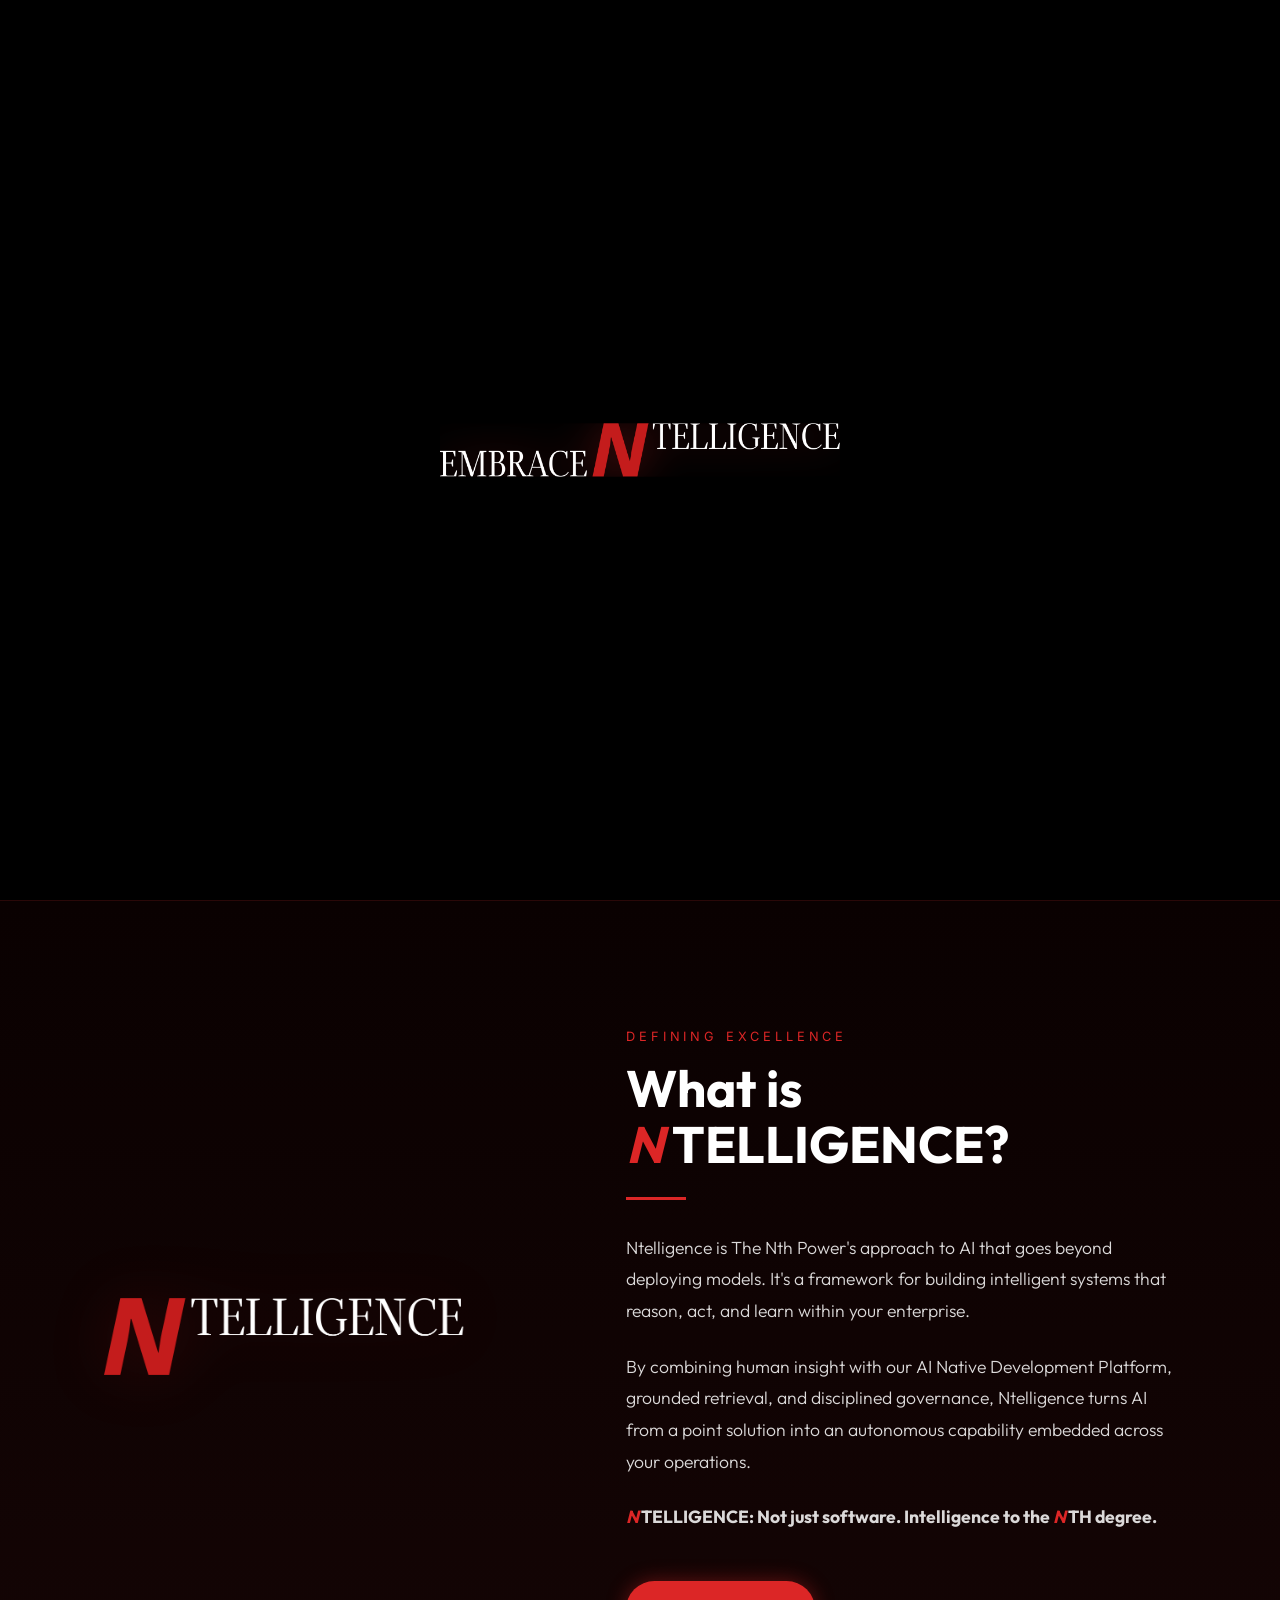
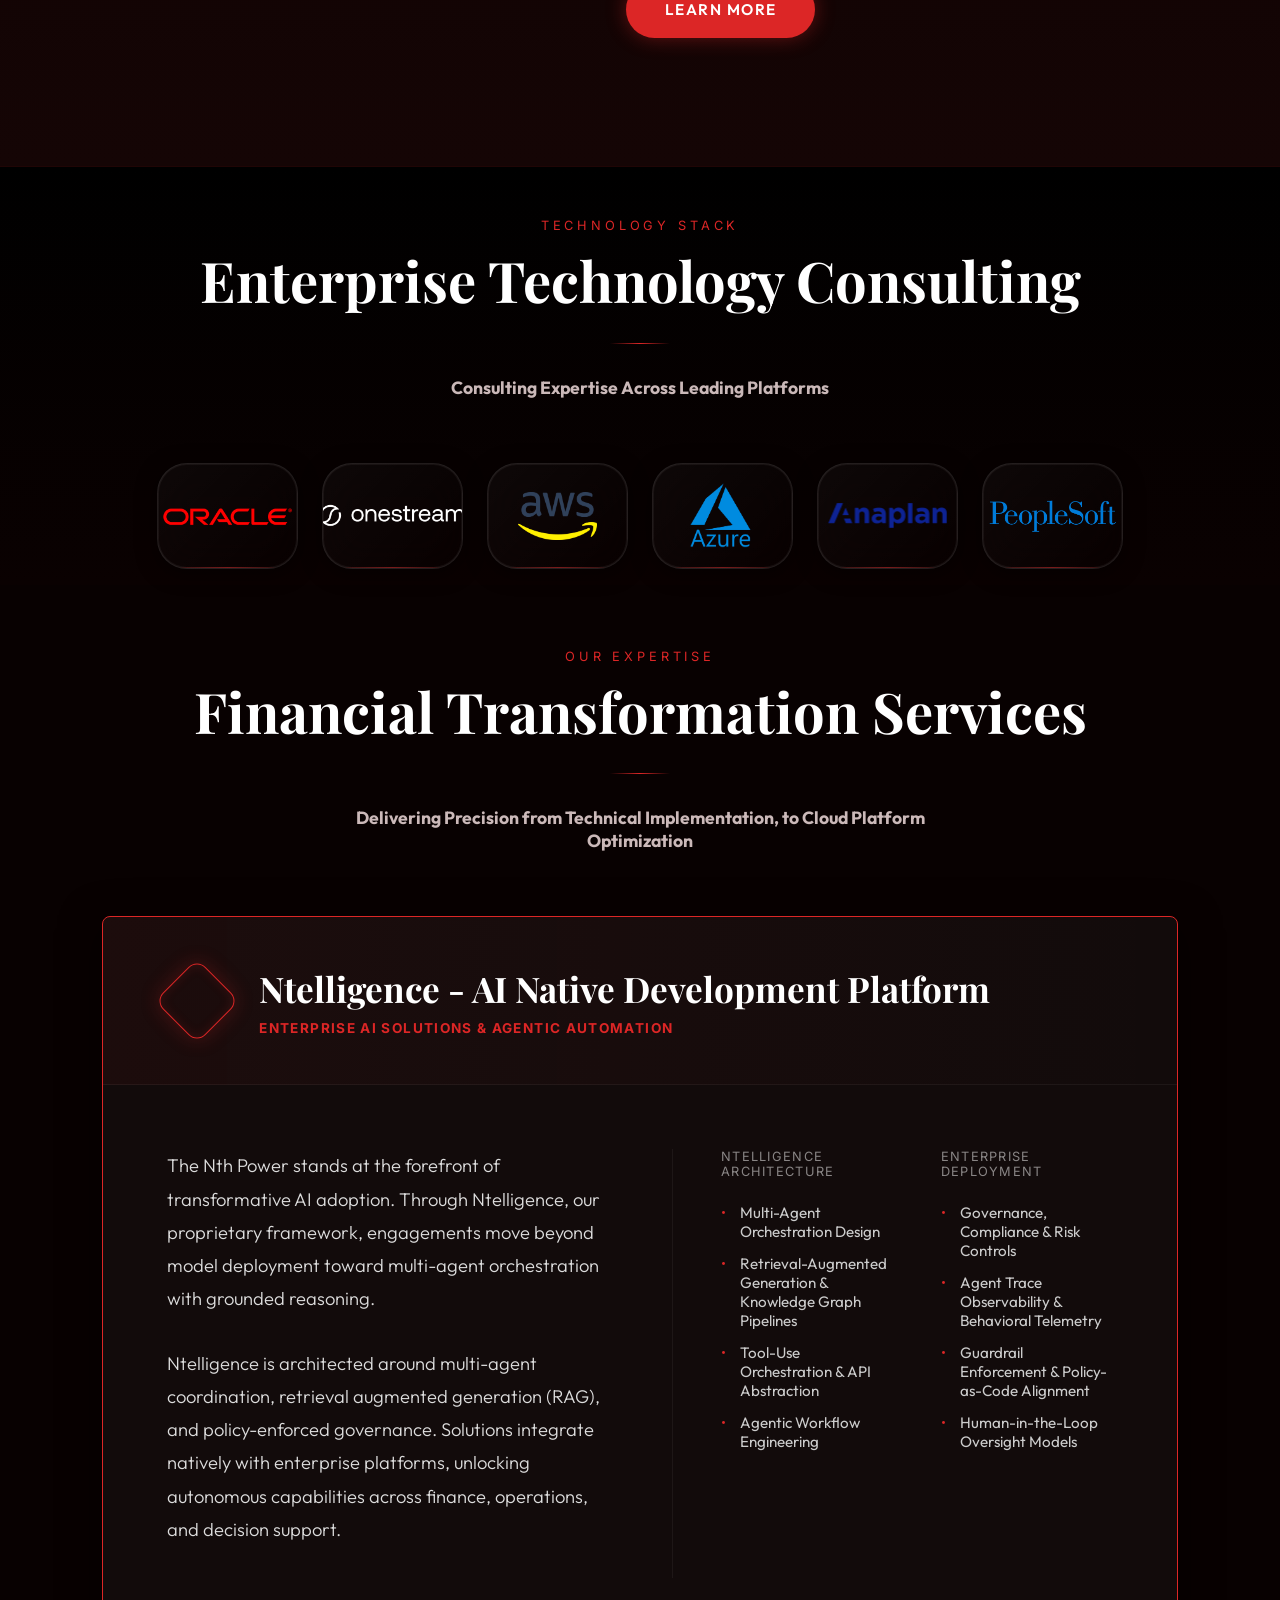
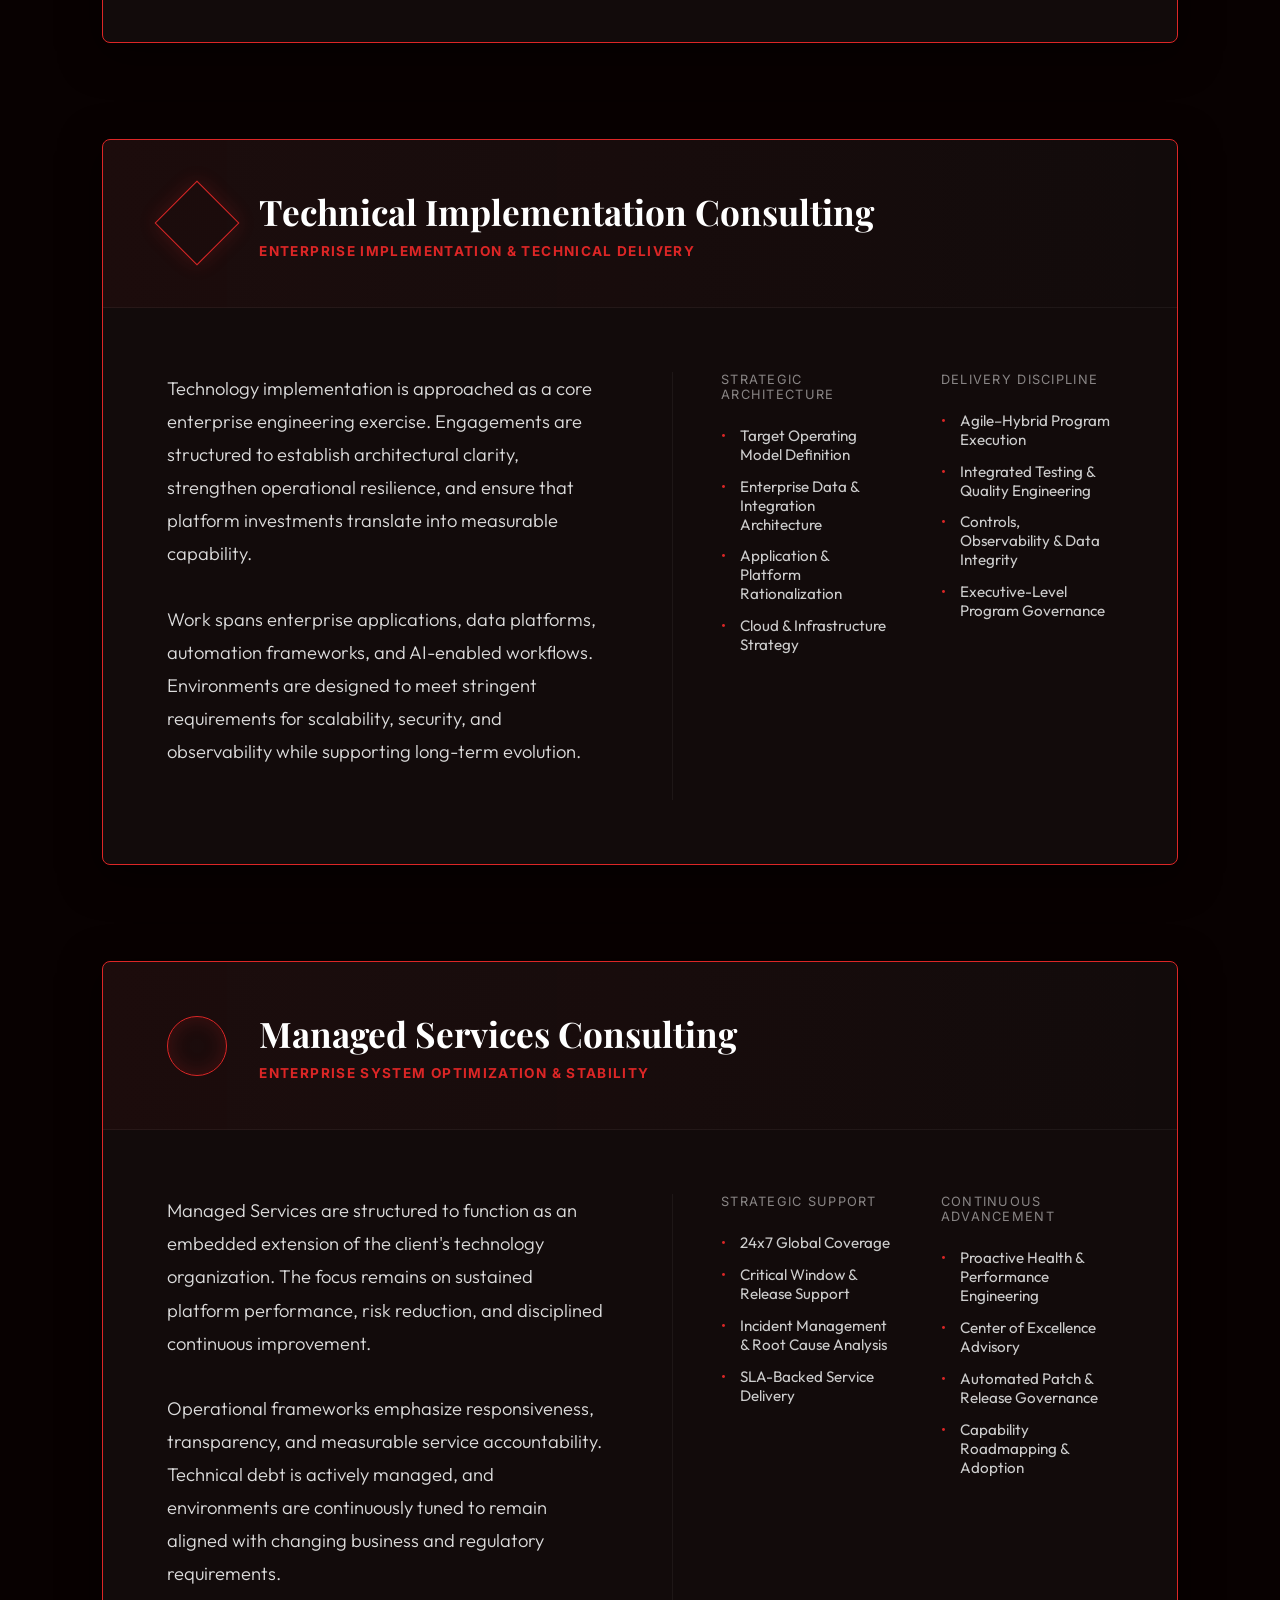
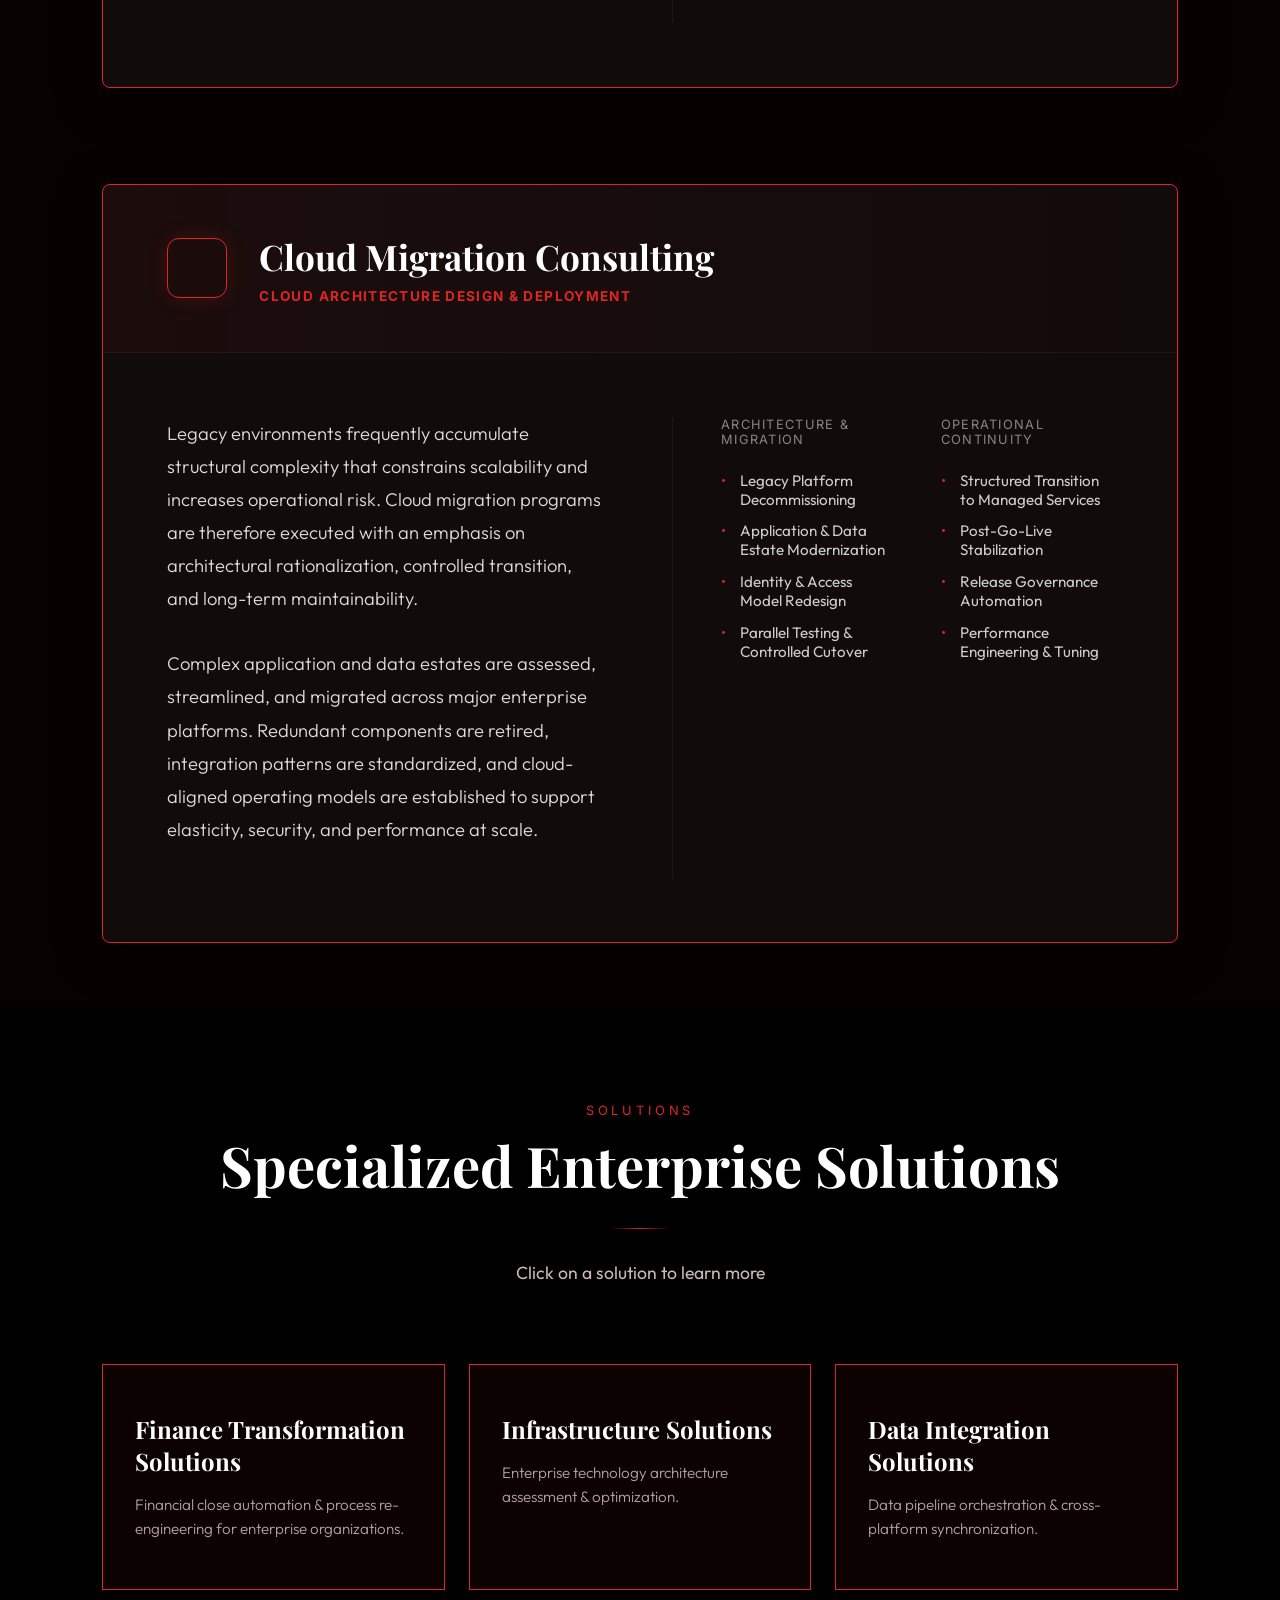
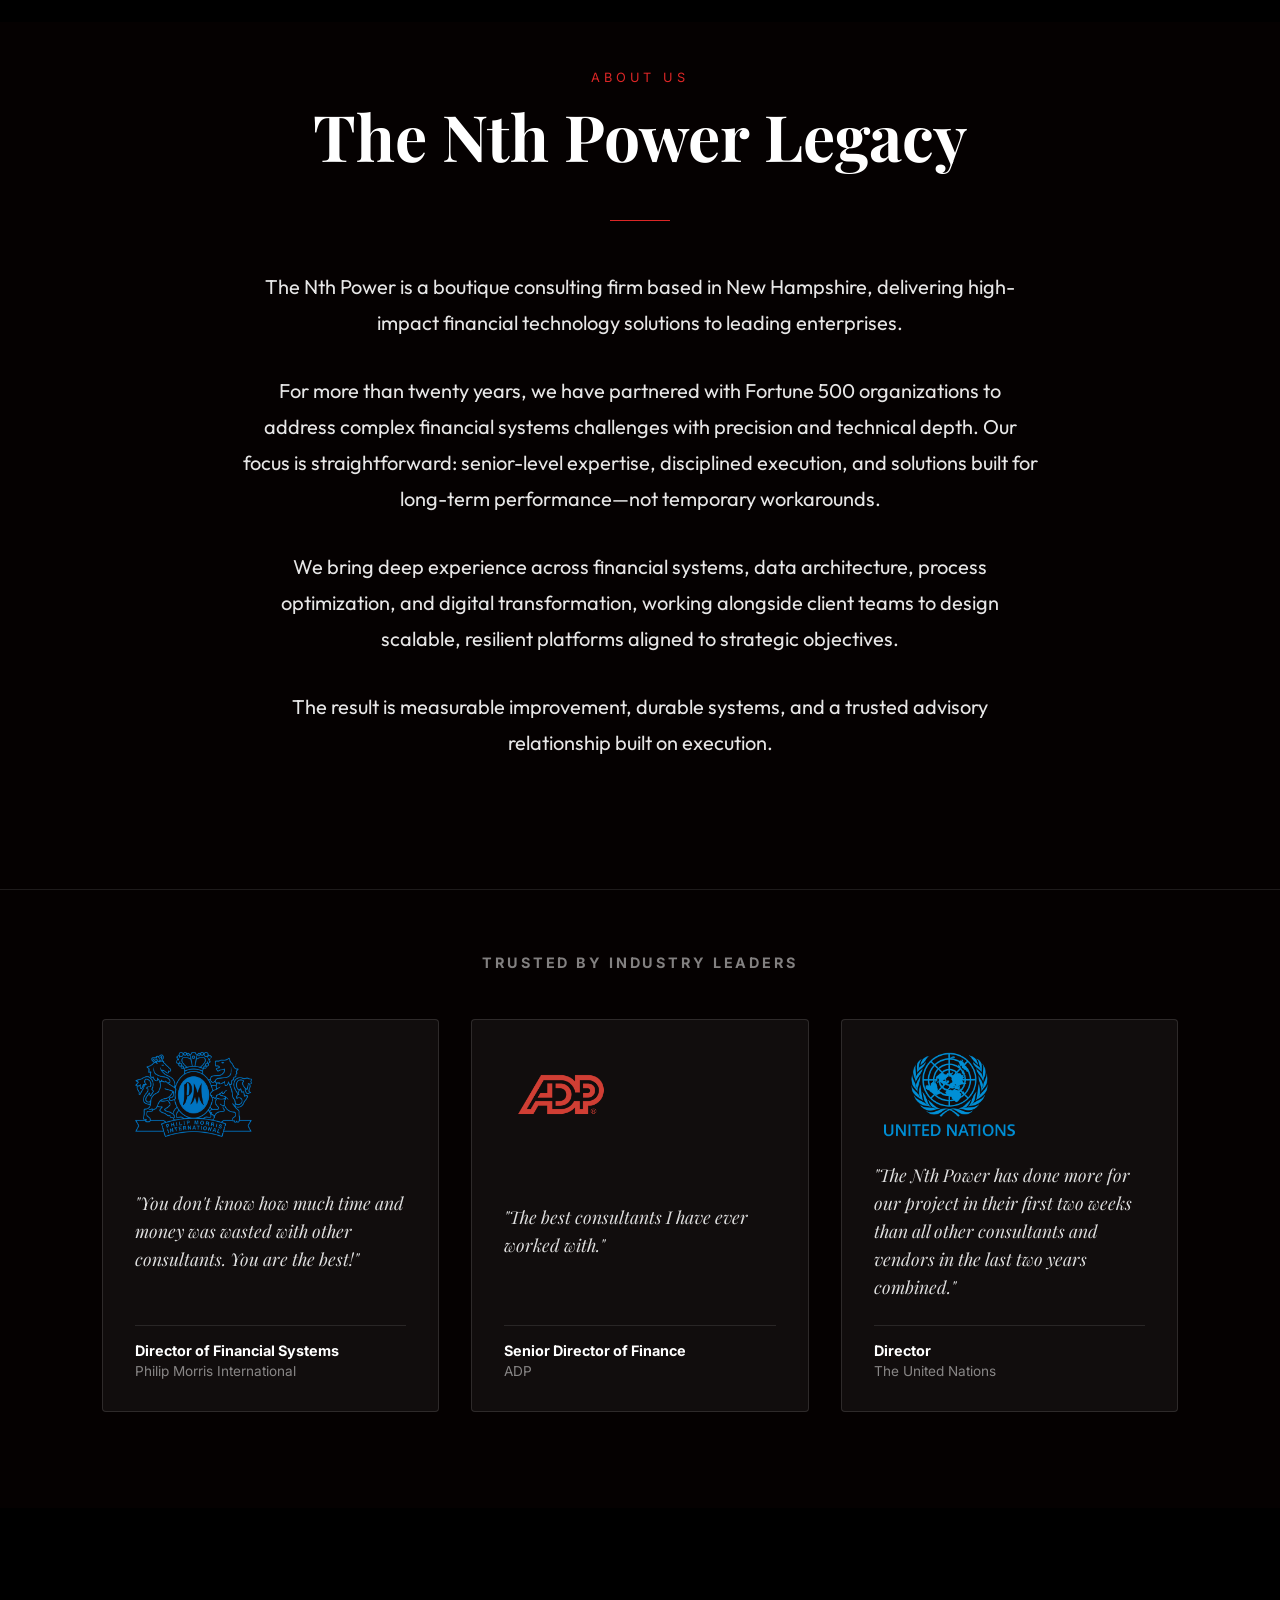
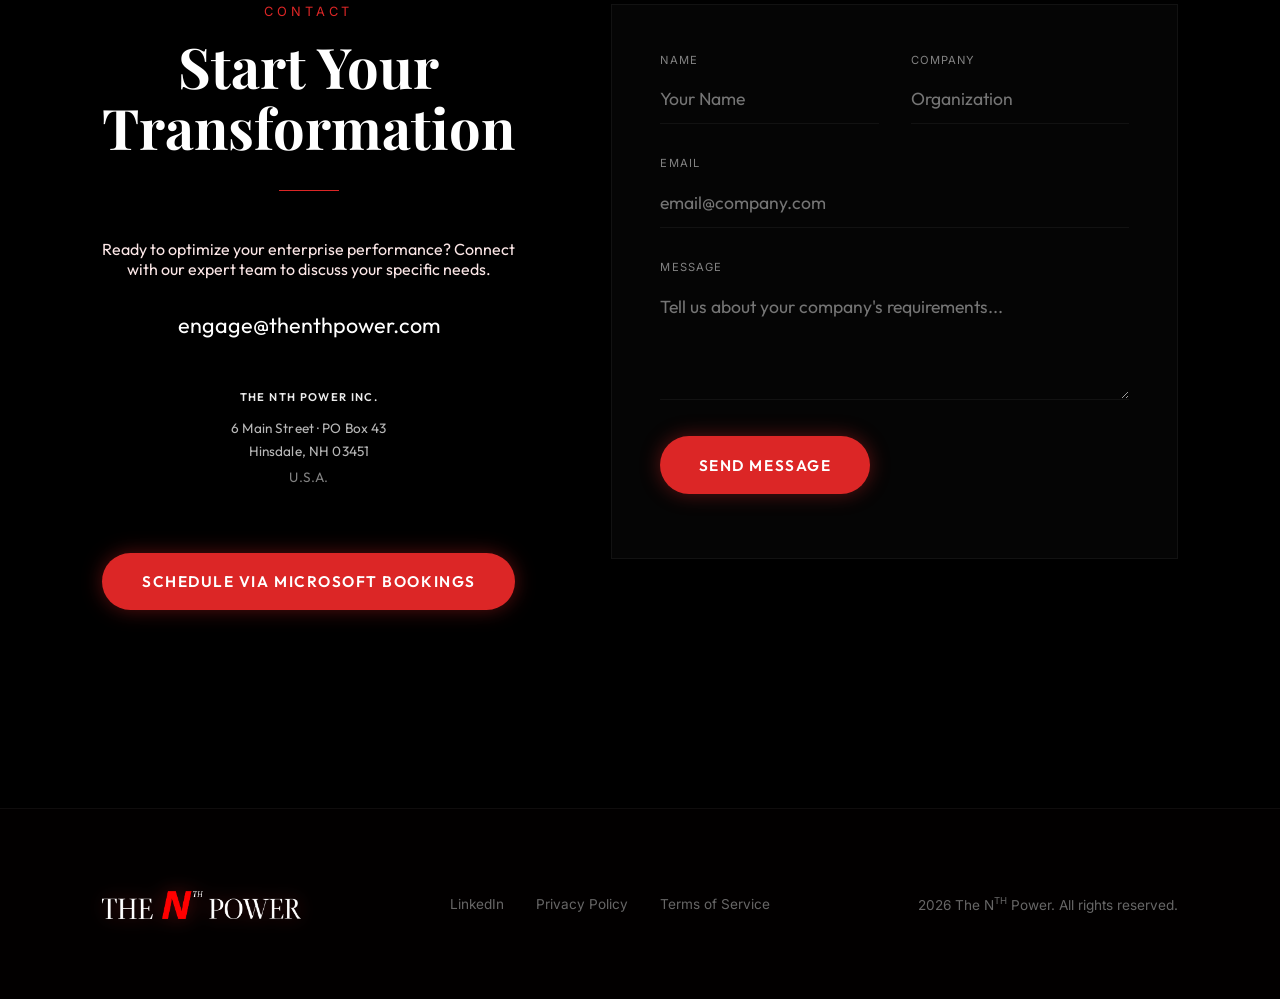
<file: index.html>
<!DOCTYPE html>
<html lang="en">

<head>
    <!-- Umami Analytics -->
    <script defer src="https://cloud.umami.is/script.js" data-website-id="a9f24cfc-6b35-4907-9dc0-ea8528d85a35"></script>
    <meta charset="UTF-8">
    <meta name="viewport" content="width=device-width, initial-scale=1.0">
    <meta name="description"
        content="The Nth Power is a premier technical consulting firm specializing in Enterprise Performance Management (EPM), data integration, and infrastructure rationalization.">
    <link rel="canonical" href="https://www.thenthpower.com/">
    <meta property="og:title" content="The Nth Power | Technical Consulting &amp; Solutions">
    <meta property="og:description"
        content="The Nth Power is a premier technical consulting firm specializing in Enterprise Performance Management (EPM), data integration, and infrastructure rationalization.">
    <meta property="og:url" content="https://www.thenthpower.com/">
    <meta property="og:type" content="website">
    <meta property="og:site_name" content="The Nth Power">
    <meta property="og:image" content="https://www.thenthpower.com/img/OG-TAG-The-Nth-Power.png">
    <meta name="robots" content="index, follow">

    <title>The Nth Power | Technical Consulting &amp; Solutions</title>
    <link rel="preconnect" href="https://fonts.googleapis.com">
    <link rel="preconnect" href="https://fonts.gstatic.com" crossorigin>
    <link
        href="https://fonts.googleapis.com/css2?family=Outfit:wght@300;400;700&family=Playfair+Display:ital,wght@0,400;0,700;1,400;1,700&family=Inter:wght@300;400;500;600&display=swap"
        rel="stylesheet">
    <link rel="stylesheet" href="css/style.css">
    <link rel="icon" type="image/png" href="img/The-Nth-Power-Favicon.png">
    <script defer src="https://cdnjs.cloudflare.com/ajax/libs/gsap/3.12.2/gsap.min.js"></script>
    <script type="application/ld+json">
    {
      "@context": "https://schema.org",
      "@type": "Organization",
      "name": "The Nth Power Inc.",
      "url": "https://www.thenthpower.com",
      "logo": "https://www.thenthpower.com/img/The-Nth-Power-Logo.png",
      "foundingDate": "2003",
      "description": "Premier technical consulting firm specializing in Enterprise Performance Management (EPM), data integration, and infrastructure rationalization.",
      "address": {
        "@type": "PostalAddress",
        "streetAddress": "PO BOX 43",
        "addressLocality": "Hinsdale",
        "addressRegion": "NH",
        "postalCode": "03451",
        "addressCountry": "US"
      },
      "contactPoint": {
        "@type": "ContactPoint",
        "email": "engage@thenthpower.com",
        "contactType": "customer service"
      },
      "sameAs": ["https://www.linkedin.com/company/the-nth-power-inc."]
    }
    </script>
    <script type="application/ld+json">
    [
      {
        "@context": "https://schema.org",
        "@type": "Service",
        "serviceType": "Ntelligence - AI Native Development Platform",
        "provider": { "@type": "Organization", "name": "The Nth Power Inc." },
        "description": "Agentic AI consulting through Ntelligence, a proprietary framework for multi-agent orchestration, retrieval augmented generation (RAG), and policy-enforced governance integrated with enterprise platforms.",
        "areaServed": "US"
      },
      {
        "@context": "https://schema.org",
        "@type": "Service",
        "serviceType": "Technical Implementation Consulting",
        "provider": { "@type": "Organization", "name": "The Nth Power Inc." },
        "description": "Enterprise architecture and disciplined execution for technology implementations spanning enterprise applications, data platforms, automation frameworks, and AI-enabled workflows.",
        "areaServed": "US"
      },
      {
        "@context": "https://schema.org",
        "@type": "Service",
        "serviceType": "Managed Services Consulting",
        "provider": { "@type": "Organization", "name": "The Nth Power Inc." },
        "description": "Embedded technology operations providing 24x7 global coverage, SLA-backed service delivery, proactive health monitoring, and continuous platform advancement.",
        "areaServed": "US"
      },
      {
        "@context": "https://schema.org",
        "@type": "Service",
        "serviceType": "Cloud Migration Consulting",
        "provider": { "@type": "Organization", "name": "The Nth Power Inc." },
        "description": "Architecture modernization and platform realignment for legacy environments, including application and data estate migration across major enterprise platforms.",
        "areaServed": "US"
      }
    ]
    </script>
</head>

<body>
    <div id="loader-overlay">
        <img src="img/The-Nth-Power-Embrace-Ntelligence.png" class="loader-logo" alt="The Nth Power">
    </div>

    <div class="noise-overlay"></div>

    <nav class="floating-nav">
        <div class="nav-pill">
            <a href="#technologies" class="nav-item">Technologies</a>
            <div class="nav-dropdown">
                <a href="#services" class="nav-item">Services</a>
                <div class="nav-dropdown-content">
                    <a href="#Ntelligence">Ntelligence</a>
                    <a href="#implementation">Technical Implementation</a>
                    <a href="#managed">Managed Services</a>
                    <a href="#cloud">Cloud Migration</a>
                </div>
            </div>
            <a href="#solutions" class="nav-item">Solutions</a>
            <a href="#about" class="nav-item">About</a>
            <a href="#contact" class="nav-item">Contact</a>
            <div class="nav-indicator"></div>
        </div>
    </nav>

    <main class="hero-container">

        <div class="central-emblem">
            <img src="img/The-Nth-Power-Logo.png" alt="The Nth Power" class="central-logo-img">
        </div>

        <h1 class="hero-subtitle">Enterprise Technology Consulting, Powered by <i style="color: var(--accent-red); font-style: italic; margin-right: 2px;">N</i>TELLIGENCE</h1>

        <!-- The canvas acts as the 'web' feeding into the center -->
        <div id="canvas-container"></div>
    </main>

    <!-- NTELLIGENCE Definition Section -->
    <section id="ntelligence" class="ntelligence-section">
        <div class="container ntelligence-container">
            <div class="ntelligence-visual">
                <a href="https://ntelligence.ai" target="_blank" rel="noopener"><img src="img/The-Nth-Power-Ntelligence.png" alt="NTELLIGENCE" class="ntelligence-logo"></a>
            </div>
            <div class="ntelligence-content">
                <span class="section-tag">DEFINING EXCELLENCE</span>
                <h2 class="section-title">What is <i style="color: var(--accent-red); font-style: italic; margin-right: 8px;">N</i>TELLIGENCE?</h2>
                <div class="header-line-left"></div>
                <p>Ntelligence is The Nth Power's approach to AI that goes beyond deploying models. It's
                    a framework for building intelligent systems that reason, act, and learn within your
                    enterprise.</p>
                <p>By combining human insight with our AI Native Development Platform, grounded retrieval,
                    and disciplined governance, Ntelligence turns AI from a point solution into an
                    autonomous capability embedded across your operations.</p>
                <p style="font-weight: bold; font-family: 'Outfit', sans-serif;">
                    <i style="color: var(--accent-red); font-style: italic; margin-right: 2px;">N</i>TELLIGENCE: Not
                    just software. Intelligence to the <i style="color: var(--accent-red); font-style: italic; margin-right: 2px;">N</i>TH degree.
                </p>
                <a href="https://ntelligence.ai" target="_blank" rel="noopener" class="btn-primary" style="margin-top: 1.5rem;">Learn More</a>
            </div>
        </div>
    </section>

    <section id="technologies" class="tech-section">
        <div class="tech-container">
            <div class="section-header center">
                <span class="section-tag">TECHNOLOGY STACK</span>
                <h2 class="section-title">Enterprise Technology Consulting</h2>
                <div class="header-line"></div>
                <h3 class="section-subtitle">Consulting Expertise Across Leading Platforms</h3>
            </div>

            <!-- Desktop: all 6 across -->
            <div class="tech-grid-desktop">
                <div class="tech-item" data-platform="oracle"><div class="tech-inner"><div class="logo-container"><img src="img/logos/Oracle-Logo.png" alt="Oracle"></div></div></div>
                <div class="tech-item" data-platform="onestream"><div class="tech-inner"><div class="logo-container"><img src="img/logos/OneStream-Logo.png" alt="OneStream"></div></div></div>
                <div class="tech-item" data-platform="aws"><div class="tech-inner"><div class="logo-container"><img src="img/logos/Amazon-Web-Services-Logo.png" alt="AWS"></div></div></div>
                <div class="tech-item" data-platform="azure"><div class="tech-inner"><div class="logo-container"><img src="img/logos/Microsoft-Azure-Logo.png" alt="Azure"></div></div></div>
                <div class="tech-item" data-platform="anaplan"><div class="tech-inner"><div class="logo-container"><img src="img/logos/Anaplan-Logo.png" alt="Anaplan"></div></div></div>
                <div class="tech-item" data-platform="peoplesoft"><div class="tech-inner"><div class="logo-container"><img src="img/logos/PeopleSoft-Logo.png" alt="PeopleSoft"></div></div></div>
            </div>

            <!-- Mobile: auto-scrolling marquee showing 3 at a time -->
            <div class="tech-marquee-wrapper">
                <div class="tech-marquee-track">
                    <div class="tech-item" data-platform="oracle"><div class="tech-inner"><div class="logo-container"><img src="img/logos/Oracle-Logo.png" alt="Oracle"></div></div></div>
                    <div class="tech-item" data-platform="onestream"><div class="tech-inner"><div class="logo-container"><img src="img/logos/OneStream-Logo.png" alt="OneStream"></div></div></div>
                    <div class="tech-item" data-platform="aws"><div class="tech-inner"><div class="logo-container"><img src="img/logos/Amazon-Web-Services-Logo.png" alt="AWS"></div></div></div>
                    <div class="tech-item" data-platform="azure"><div class="tech-inner"><div class="logo-container"><img src="img/logos/Microsoft-Azure-Logo.png" alt="Azure"></div></div></div>
                    <div class="tech-item" data-platform="anaplan"><div class="tech-inner"><div class="logo-container"><img src="img/logos/Anaplan-Logo.png" alt="Anaplan"></div></div></div>
                    <div class="tech-item" data-platform="peoplesoft"><div class="tech-inner"><div class="logo-container"><img src="img/logos/PeopleSoft-Logo.png" alt="PeopleSoft"></div></div></div>
                    <!-- Duplicate set for seamless loop -->
                    <div class="tech-item" data-platform="oracle"><div class="tech-inner"><div class="logo-container"><img src="img/logos/Oracle-Logo.png" alt="Oracle"></div></div></div>
                    <div class="tech-item" data-platform="onestream"><div class="tech-inner"><div class="logo-container"><img src="img/logos/OneStream-Logo.png" alt="OneStream"></div></div></div>
                    <div class="tech-item" data-platform="aws"><div class="tech-inner"><div class="logo-container"><img src="img/logos/Amazon-Web-Services-Logo.png" alt="AWS"></div></div></div>
                    <div class="tech-item" data-platform="azure"><div class="tech-inner"><div class="logo-container"><img src="img/logos/Microsoft-Azure-Logo.png" alt="Azure"></div></div></div>
                    <div class="tech-item" data-platform="anaplan"><div class="tech-inner"><div class="logo-container"><img src="img/logos/Anaplan-Logo.png" alt="Anaplan"></div></div></div>
                    <div class="tech-item" data-platform="peoplesoft"><div class="tech-inner"><div class="logo-container"><img src="img/logos/PeopleSoft-Logo.png" alt="PeopleSoft"></div></div></div>
                </div>
            </div>
        </div>
    </section>

    <!-- Services Section -->
    <section id="services" class="services-section">
        <div class="container services-container">
            <div class="section-header center">
                <span class="section-tag">OUR EXPERTISE</span>
                <h2 class="section-title">Financial Transformation Services</h2>
                <div class="header-line"></div>
                <h3 class="section-subtitle">Delivering Precision from Technical Implementation, to Cloud Platform Optimization</h3>
            </div>

            <div class="services-wrapper">

                <!-- 1. Artificial Intelligence Consulting / NTELLIGENCE Agentic Approach (Full Width) -->
                <div class="service-expanded-block ai-expanded" id="Ntelligence">
                    <div class="service-expanded-header">
                        <div class="service-icon-large ai-icon"></div>
                        <div class="service-header-text">
                            <h4>Ntelligence - AI Native Development Platform</h4>
                            <h5 class="service-tagline">ENTERPRISE AI SOLUTIONS &amp; AGENTIC AUTOMATION</h5>
                        </div>
                    </div>
                    <div class="service-expanded-body">
                        <div class="service-main-desc">
                            <p>The Nth Power stands at the forefront of transformative AI adoption. Through Ntelligence,
                                our proprietary framework, engagements move beyond model deployment toward
                                multi-agent orchestration with grounded reasoning.</p>
                            <p>Ntelligence is architected around multi-agent coordination, retrieval augmented
                                generation (RAG), and policy-enforced governance. Solutions integrate natively with
                                enterprise platforms, unlocking autonomous capabilities across finance, operations,
                                and decision support.</p>
                        </div>
                        <div class="service-details-grid">
                            <div class="detail-column">
                                <p class="detail-label">NTELLIGENCE ARCHITECTURE</p>
                                <ul>
                                    <li>Multi-Agent Orchestration Design</li>
                                    <li>Retrieval-Augmented Generation &amp; Knowledge Graph Pipelines</li>
                                    <li>Tool-Use Orchestration &amp; API Abstraction</li>
                                    <li>Agentic Workflow Engineering</li>
                                </ul>
                            </div>
                            <div class="detail-column">
                                <p class="detail-label">ENTERPRISE DEPLOYMENT</p>
                                <ul>
                                    <li>Governance, Compliance &amp; Risk Controls</li>
                                    <li>Agent Trace Observability &amp; Behavioral Telemetry</li>
                                    <li>Guardrail Enforcement &amp; Policy-as-Code Alignment</li>
                                    <li>Human-in-the-Loop Oversight Models</li>
                                </ul>
                            </div>
                        </div>
                    </div>
                </div>

                <!-- 2. Implementation Services (Full Width) -->
                <div class="service-expanded-block implementation-expanded" id="implementation">
                    <div class="service-expanded-header">
                        <div class="service-icon-large implementation-icon"></div>
                        <div class="service-header-text">
                            <h4>Technical Implementation Consulting</h4>
                            <h5 class="service-tagline">ENTERPRISE IMPLEMENTATION &amp; TECHNICAL DELIVERY</h5>
                        </div>
                    </div>

                    <div class="service-expanded-body">
                        <div class="service-main-desc">
                            <p>Technology implementation is approached as a core enterprise engineering exercise.
                                Engagements are structured to establish architectural clarity, strengthen operational
                                resilience, and ensure that platform investments translate into measurable capability.
                            </p>
                            <p>Work spans enterprise applications, data platforms, automation frameworks, and AI-enabled
                                workflows. Environments are designed to meet stringent requirements for scalability,
                                security, and observability while supporting long-term evolution.</p>
                        </div>

                        <div class="service-details-grid">
                            <div class="detail-column">
                                <p class="detail-label">STRATEGIC ARCHITECTURE</p>
                                <ul>
                                    <li>Target Operating Model Definition</li>
                                    <li>Enterprise Data &amp; Integration Architecture</li>
                                    <li>Application &amp; Platform Rationalization</li>
                                    <li>Cloud &amp; Infrastructure Strategy</li>
                                </ul>
                            </div>
                            <div class="detail-column">
                                <p class="detail-label">DELIVERY DISCIPLINE</p>
                                <ul>
                                    <li>Agile&ndash;Hybrid Program Execution</li>
                                    <li>Integrated Testing &amp; Quality Engineering</li>
                                    <li>Controls, Observability &amp; Data Integrity</li>
                                    <li>Executive-Level Program Governance</li>
                                </ul>
                            </div>
                        </div>
                    </div>
                </div>

                <!-- 2. Managed Services (Full Width) -->
                <div class="service-expanded-block managed-expanded" id="managed">
                    <div class="service-expanded-header">
                        <div class="service-icon-large managed-icon"></div>
                        <div class="service-header-text">
                            <h4>Managed Services Consulting</h4>
                            <h5 class="service-tagline">ENTERPRISE SYSTEM OPTIMIZATION &amp; STABILITY</h5>
                        </div>
                    </div>

                    <div class="service-expanded-body">
                        <div class="service-main-desc">
                            <p>Managed Services are structured to function as an embedded extension of the client's
                                technology organization. The focus remains on sustained platform performance, risk
                                reduction, and disciplined continuous improvement.</p>
                            <p>Operational frameworks emphasize responsiveness, transparency, and measurable service
                                accountability. Technical debt is actively managed, and environments are continuously
                                tuned to remain aligned with changing business and regulatory requirements.</p>
                        </div>

                        <div class="service-details-grid">
                            <div class="detail-column">
                                <p class="detail-label">STRATEGIC SUPPORT</p>
                                <ul>
                                    <li>24x7 Global Coverage</li>
                                    <li>Critical Window &amp; Release Support</li>
                                    <li>Incident Management &amp; Root Cause Analysis</li>
                                    <li>SLA-Backed Service Delivery</li>
                                </ul>
                            </div>
                            <div class="detail-column">
                                <p class="detail-label">CONTINUOUS ADVANCEMENT</p>
                                <ul>
                                    <li>Proactive Health &amp; Performance Engineering</li>
                                    <li>Center of Excellence Advisory</li>
                                    <li>Automated Patch &amp; Release Governance</li>
                                    <li>Capability Roadmapping &amp; Adoption</li>
                                </ul>
                            </div>
                        </div>
                    </div>
                </div>

                <!-- 3. Cloud Migration (Full Width) -->
                <div class="service-expanded-block cloud-expanded" id="cloud">
                    <div class="service-expanded-header">
                        <div class="service-icon-large cloud-icon"></div>
                        <div class="service-header-text">
                            <h4>Cloud Migration Consulting</h4>
                            <h5 class="service-tagline">CLOUD ARCHITECTURE DESIGN &amp; DEPLOYMENT</h5>
                        </div>
                    </div>
                    <div class="service-expanded-body">
                        <div class="service-main-desc">
                            <p>Legacy environments frequently accumulate structural complexity that constrains
                                scalability and increases operational risk. Cloud migration programs are therefore
                                executed with an emphasis on architectural rationalization, controlled transition, and
                                long-term maintainability.</p>
                            <p>Complex application and data estates are assessed, streamlined, and migrated across major
                                enterprise platforms. Redundant components are retired, integration patterns are
                                standardized, and cloud-aligned operating models are established to support elasticity,
                                security, and performance at scale.</p>
                        </div>
                        <div class="service-details-grid">
                            <div class="detail-column">
                                <p class="detail-label">ARCHITECTURE &amp; MIGRATION</p>
                                <ul>
                                    <li>Legacy Platform Decommissioning</li>
                                    <li>Application &amp; Data Estate Modernization</li>
                                    <li>Identity &amp; Access Model Redesign</li>
                                    <li>Parallel Testing &amp; Controlled Cutover</li>
                                </ul>
                            </div>
                            <div class="detail-column">
                                <p class="detail-label">OPERATIONAL CONTINUITY</p>
                                <ul>
                                    <li>Structured Transition to Managed Services</li>
                                    <li>Post-Go-Live Stabilization</li>
                                    <li>Release Governance Automation</li>
                                    <li>Performance Engineering &amp; Tuning</li>
                                </ul>
                            </div>
                        </div>
                    </div>
                </div>

            </div>
        </div>
    </section>

    <!-- Solutions Section -->
    <section id="solutions" class="solutions-section">
        <div class="container">
            <div class="section-header center">
                <span class="section-tag">SOLUTIONS</span>
                <h2 class="section-title">Specialized Enterprise Solutions</h2>
                <div class="header-line"></div>
                <p class="section-subtitle">Click on a solution to learn more</p>
            </div>

            <div class="solutions-grid">
                <a href="solutions/finance-transformation.html" class="solution-card">
                    <h3>Finance Transformation Solutions</h3>
                    <h4>Financial close automation &amp; process re-engineering for enterprise organizations.</h4>
                </a>
                <a href="solutions/infrastructure.html" class="solution-card">
                    <h3>Infrastructure Solutions</h3>
                    <h4>Enterprise technology architecture assessment &amp; optimization.</h4>
                </a>
                <a href="solutions/data-integration.html" class="solution-card">
                    <h3>Data Integration Solutions</h3>
                    <h4>Data pipeline orchestration &amp; cross-platform synchronization.</h4>
                </a>
            </div>
        </div>
    </section>

    <!-- About Section -->
    <section id="about" class="about-section">
        <div class="container about-container">
            <div class="about-content">
                <span class="section-tag">ABOUT US</span>
                <h2 class="section-title">The Nth Power Legacy</h2>
                <div class="header-line-left"></div>
                <p>The Nth Power is a boutique consulting firm based in New
                    Hampshire,
                    delivering high-impact financial technology solutions to leading enterprises.</p>
                <p>For more than twenty years, we have partnered with Fortune 500 organizations to address complex
                    financial systems challenges with precision and technical depth. Our focus is straightforward:
                    senior-level expertise, disciplined execution, and solutions built for long-term performance&mdash;not
                    temporary workarounds.</p>
                <p>We bring deep experience across financial systems, data architecture, process optimization, and
                    digital transformation, working alongside client teams to design scalable, resilient platforms
                    aligned to strategic objectives.</p>
                <p>The result is measurable improvement, durable systems, and a trusted advisory relationship built on
                    execution.</p>


            </div>
            <div class="about-visual">
                <div class="about-stats-mini">
                    <div class="mini-stat">EST. <span>2003</span></div>
                </div>
            </div>
        </div>

        <div class="container testimonials-wrapper">
            <h3 class="testimonials-header">Trusted By Industry Leaders</h3>
            <div class="testimonials-carousel">
                <!-- Testimonial 1 -->
                <div class="testimonial-card">
                    <div class="client-logo-container">
                        <img src="img/logos/Philip-Morris-Logo.png" alt="Philip Morris" class="client-logo">
                    </div>
                    <p class="client-quote">"You don't know how much time and money was wasted with other consultants.
                        You are the best!"</p>
                    <div class="client-meta">
                        <span class="client-name">Director of Financial Systems</span>
                        <span class="client-role">Philip Morris International</span>
                    </div>
                </div>

                <!-- Testimonial 2 -->
                <div class="testimonial-card">
                    <div class="client-logo-container">
                        <img src="img/logos/ADP-Logo.png" alt="ADP" class="client-logo">
                    </div>
                    <p class="client-quote">"The best consultants I have ever worked with."</p>
                    <div class="client-meta">
                        <span class="client-name">Senior Director of Finance</span>
                        <span class="client-role">ADP</span>
                    </div>
                </div>

                <!-- Testimonial 3 -->
                <div class="testimonial-card">
                    <div class="client-logo-container">
                        <img src="img/logos/United-Nations-Logo.png" alt="United Nations" class="client-logo">
                    </div>
                    <p class="client-quote">"The Nth Power has done more for our project in their first two weeks than
                        all other consultants and vendors in the last two years combined."</p>
                    <div class="client-meta">
                        <span class="client-name">Director</span>
                        <span class="client-role">The United Nations</span>
                    </div>
                </div>
            </div>
        </div>
    </section>

    <!-- Contact Section -->
    <section id="contact" class="contact-section">
        <div class="container">
            <div class="contact-grid">
                <div class="contact-info">
                    <span class="section-tag">CONTACT</span>
                    <h2 class="section-title">Start Your Transformation</h2>
                    <div class="header-line-left"></div>
                    <p>Ready to optimize your enterprise performance? Connect with our expert team to discuss your
                        specific needs.</p>

                    <div class="contact-methods contact-methods-centered">
                        <div class="contact-link contact-link-lg">
                            <a href="mailto:engage@thenthpower.com">engage@thenthpower.com</a>
                        </div>
                    </div>

                    <address class="contact-address" style="display: block; margin-top: 1.5rem; font-style: normal; font-size: 0.85rem; line-height: 1.7; color: rgba(255, 255, 255, 0.72); letter-spacing: 0.01em; text-align: center;">
                        <div style="font-weight: 600; color: rgba(255, 255, 255, 0.92); letter-spacing: 0.12em; text-transform: uppercase; font-size: 0.7rem; margin-bottom: 0.65rem;">The Nth Power Inc.</div>
                        <div>6 Main Street &middot; PO Box 43</div>
                        <div>Hinsdale, NH 03451</div>
                        <div style="opacity: 0.7; margin-top: 0.15rem;">U.S.A.</div>
                    </address>

                    <div class="downloads-group">
                        <a href="https://outlook.office.com/book/TheNthPowerInc@thenthpower.com/?ismsaljsauthenabled" target="_blank" rel="noopener" class="btn-primary btn-full">Schedule via Microsoft Bookings</a>
                    </div>
                </div>

                <div class="contact-form-container">
                    <form id="contact-form" class="precision-form" action="https://formspree.io/f/xeelkrvz"
                        method="POST">
                        <div class="form-row">
                            <div class="input-group">
                                <label>NAME</label>
                                <input type="text" name="name" placeholder="Your Name" required>
                            </div>
                            <div class="input-group">
                                <label>COMPANY</label>
                                <input type="text" name="company" placeholder="Organization">
                            </div>
                        </div>
                        <div class="input-group">
                            <label>EMAIL</label>
                            <input type="email" name="email" placeholder="email@company.com" required>
                        </div>
                        <div class="input-group">
                            <label>MESSAGE</label>
                            <textarea name="message" rows="4" placeholder="Tell us about your company's requirements..."
                                required></textarea>
                        </div>
                        <button type="submit" class="btn-primary">Send Message</button>
                        <p id="form-status" class="form-status"></p>
                    </form>
                </div>
            </div>
        </div>
    </section>

    <!-- Footer -->
    <footer class="main-footer">
        <div class="container footer-bottom">
            <img src="img/The-Nth-Power-Logo.png" alt="The Nth Power" class="footer-tiny-logo">
            <div class="social-links">
                <a href="https://www.linkedin.com/company/the-nth-power-inc." target="_blank">LinkedIn</a>
                <a href="privacy-policy.html">Privacy Policy</a>
                <a href="terms-of-service.html">Terms of Service</a>
            </div>
            <span>2026 The N<sup style="font-size: 0.7em;">TH</sup> Power. All rights reserved.</span>
        </div>
    </footer>

    <script defer src="js/script.js"></script>
</body>

</html>
</file>
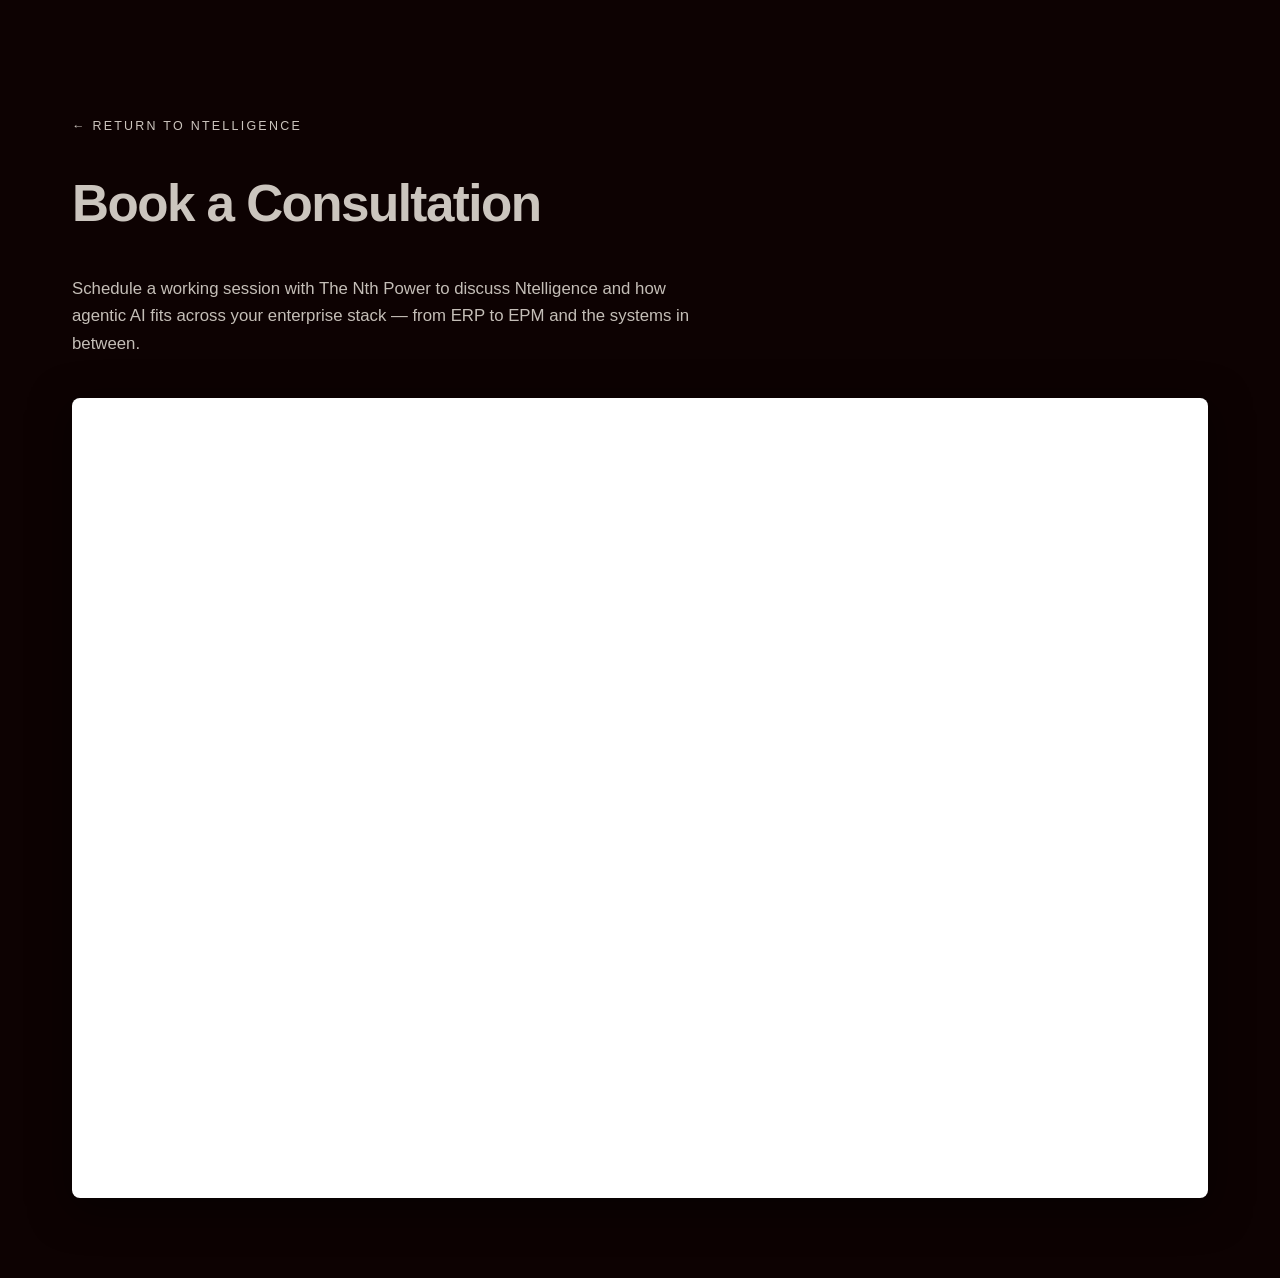
<file: consultation.html>
<!DOCTYPE html>
<html lang="en">

<head>
    <!-- Google tag (gtag.js) -->
    <script async src="https://www.googletagmanager.com/gtag/js?id=G-NT3927W515"></script>
    <script>
      window.dataLayer = window.dataLayer || [];
      function gtag(){dataLayer.push(arguments);}
      gtag('js', new Date());

      gtag('config', 'G-NT3927W515');
    </script>
    <meta charset="UTF-8">
    <meta name="viewport" content="width=device-width, initial-scale=1.0">
    <meta name="robots" content="index, follow">
    <meta name="description" content="Schedule a consultation with The Nth Power to discuss Ntelligence — agentic AI built between your ERP and EPM systems.">
    <link rel="canonical" href="https://ntelligence.ai/consultation">
    <meta property="og:title" content="Book a Consultation | Ntelligence">
    <meta property="og:description" content="Schedule a consultation to discuss Ntelligence — agentic AI built between your ERP and EPM systems.">
    <meta property="og:url" content="https://ntelligence.ai/consultation">
    <meta property="og:type" content="website">
    <meta property="og:site_name" content="Ntelligence">
    <meta property="og:image" content="https://ntelligence.ai/img/The-Nth-Power-Ntelligence.png">
    <script type="application/ld+json">
    {
      "@context": "https://schema.org",
      "@type": "WebPage",
      "name": "Book a Consultation | Ntelligence",
      "description": "Schedule a consultation to discuss Ntelligence — agentic AI built between your ERP and EPM systems.",
      "url": "https://ntelligence.ai/consultation",
      "publisher": {
        "@type": "Organization",
        "name": "The Nth Power Inc.",
        "logo": "https://ntelligence.ai/img/The-Nth-Power-Logo.png"
      }
    }
    </script>
    <title>Book a Consultation | Ntelligence</title>
    <link rel="preconnect" href="https://fonts.googleapis.com">
    <link rel="preconnect" href="https://fonts.gstatic.com" crossorigin>
    <link href="https://fonts.googleapis.com/css2?family=Inter:wght@400;500;600;700;800&display=swap" rel="stylesheet">
    <link rel="stylesheet" href="css/style.css">
    <link rel="icon" type="image/png" href="img/The-Nth-Power-Favicon.png">
    <style>
        .consultation-page {
            max-width: 1200px;
            margin: 0 auto;
            padding: 7rem 2rem 5rem;
            color: var(--text-soft, rgba(237, 232, 223, 0.85));
            line-height: 1.6;
        }

        .consultation-page h1 {
            font-size: clamp(2.2rem, 5vw, 3.2rem);
            font-weight: 700;
            line-height: 1.05;
            letter-spacing: -0.03em;
            color: var(--text);
            margin-bottom: 1.25rem;
            padding-bottom: 1.5rem;
            border-bottom: 1px solid var(--accent);
        }

        .consultation-page .lede {
            font-size: 1.05rem;
            font-weight: 400;
            color: var(--text-soft, rgba(237, 232, 223, 0.82));
            margin-bottom: 2.5rem;
            max-width: 640px;
            line-height: 1.65;
        }

        .back-link {
            display: inline-block;
            margin-bottom: 2.5rem;
            color: var(--accent);
            text-decoration: none;
            font-size: 0.78rem;
            font-weight: 500;
            letter-spacing: 0.18em;
            text-transform: uppercase;
            transition: opacity 0.25s;
        }

        .back-link:hover { opacity: 0.8; }

        .booking-frame {
            background: #fff;
            border-radius: 8px;
            overflow: hidden;
            height: 800px;
            box-shadow: 0 10px 40px rgba(0, 0, 0, 0.5);
            border: 1px solid var(--line);
        }

        .booking-frame iframe {
            display: block;
            width: 100%;
            height: 100%;
            border: 0;
        }

        @media (max-width: 700px) {
            .consultation-page { padding: 5.5rem 1.25rem 4rem; }
            .booking-frame { height: 700px; }
        }
    </style>
</head>

<body>
    <main class="consultation-page">
        <a href="index.html" class="back-link">&larr; Return to Ntelligence</a>

        <h1>Book a Consultation</h1>
        <p class="lede">Schedule a working session with The Nth Power to discuss Ntelligence and how agentic AI fits across your enterprise stack &mdash; from ERP to EPM and the systems in between.</p>

        <div class="booking-frame">
            <iframe src="https://outlook.office.com/book/TheNthPowerInc@thenthpower.com/?ismsaljsauthenabled"
                scrolling="yes" title="Book a consultation with The Nth Power"></iframe>
        </div>
    </main>
</body>

</html>
</file>
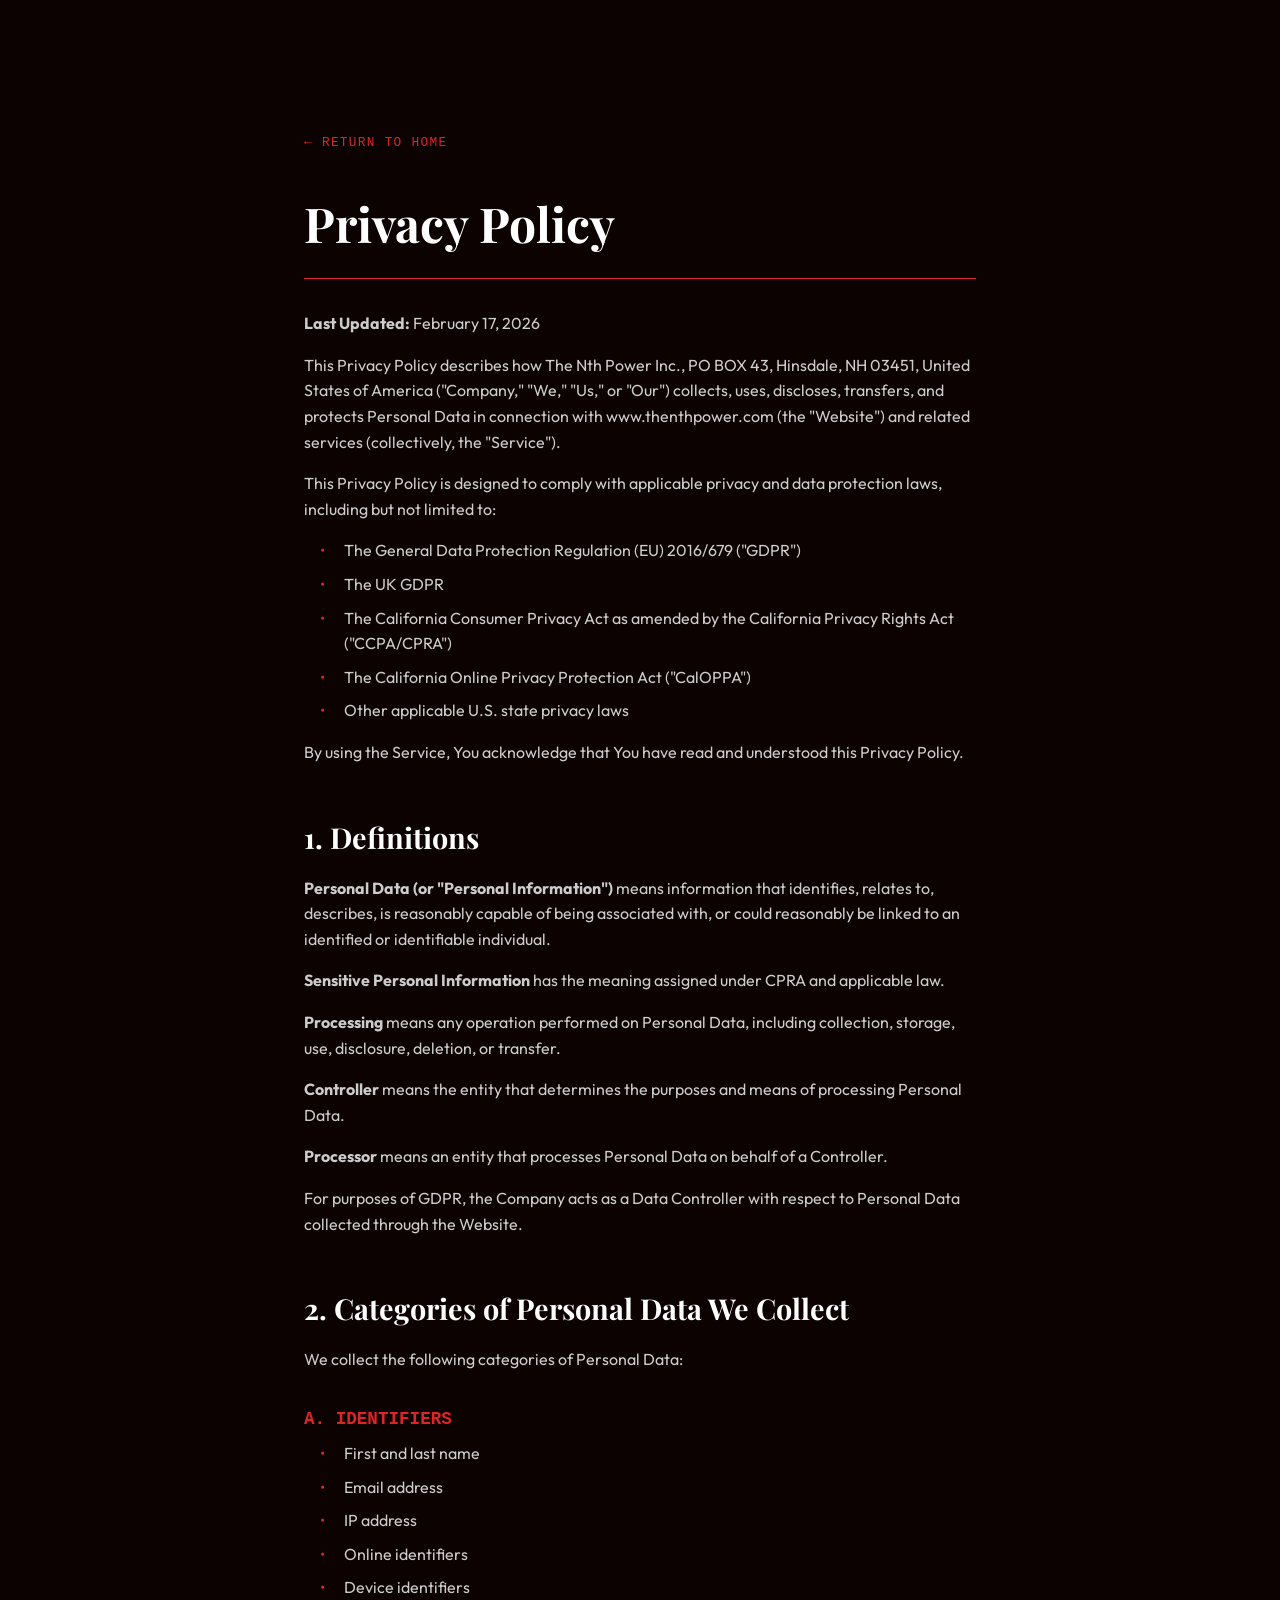
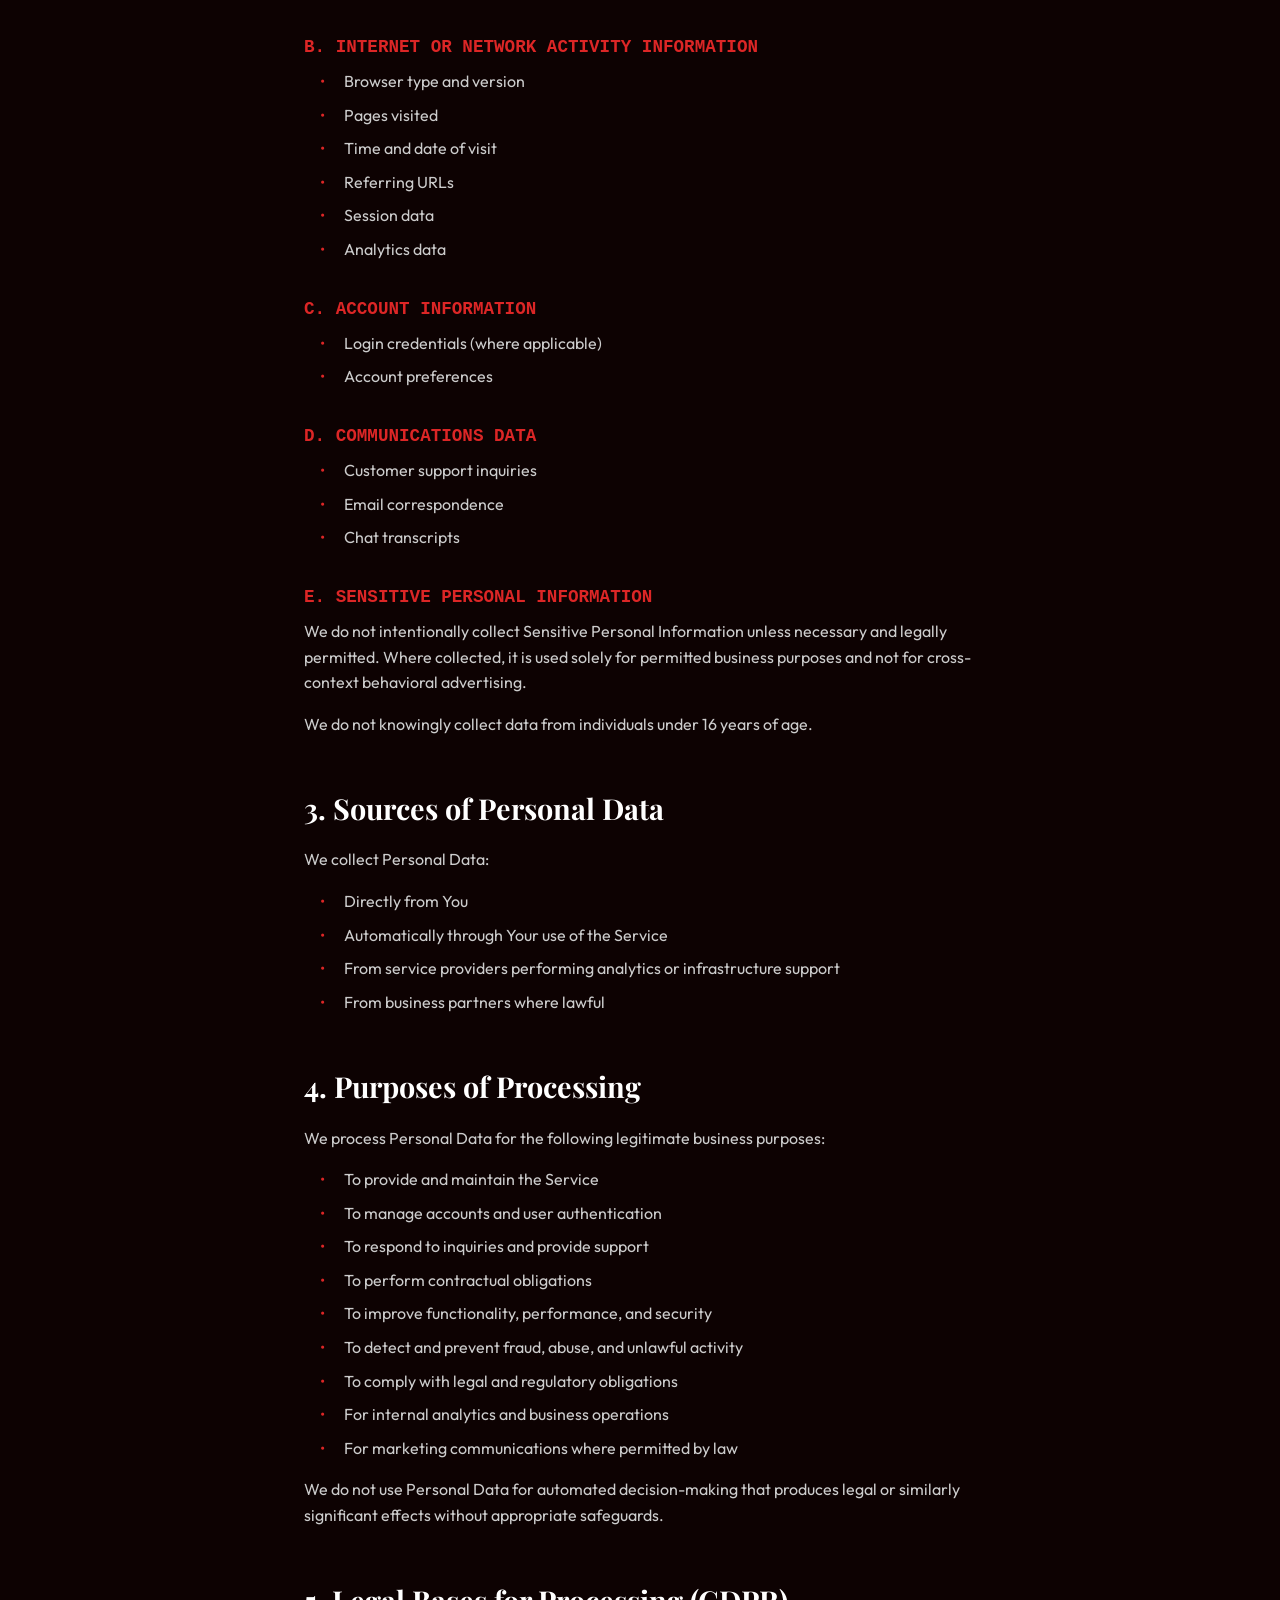
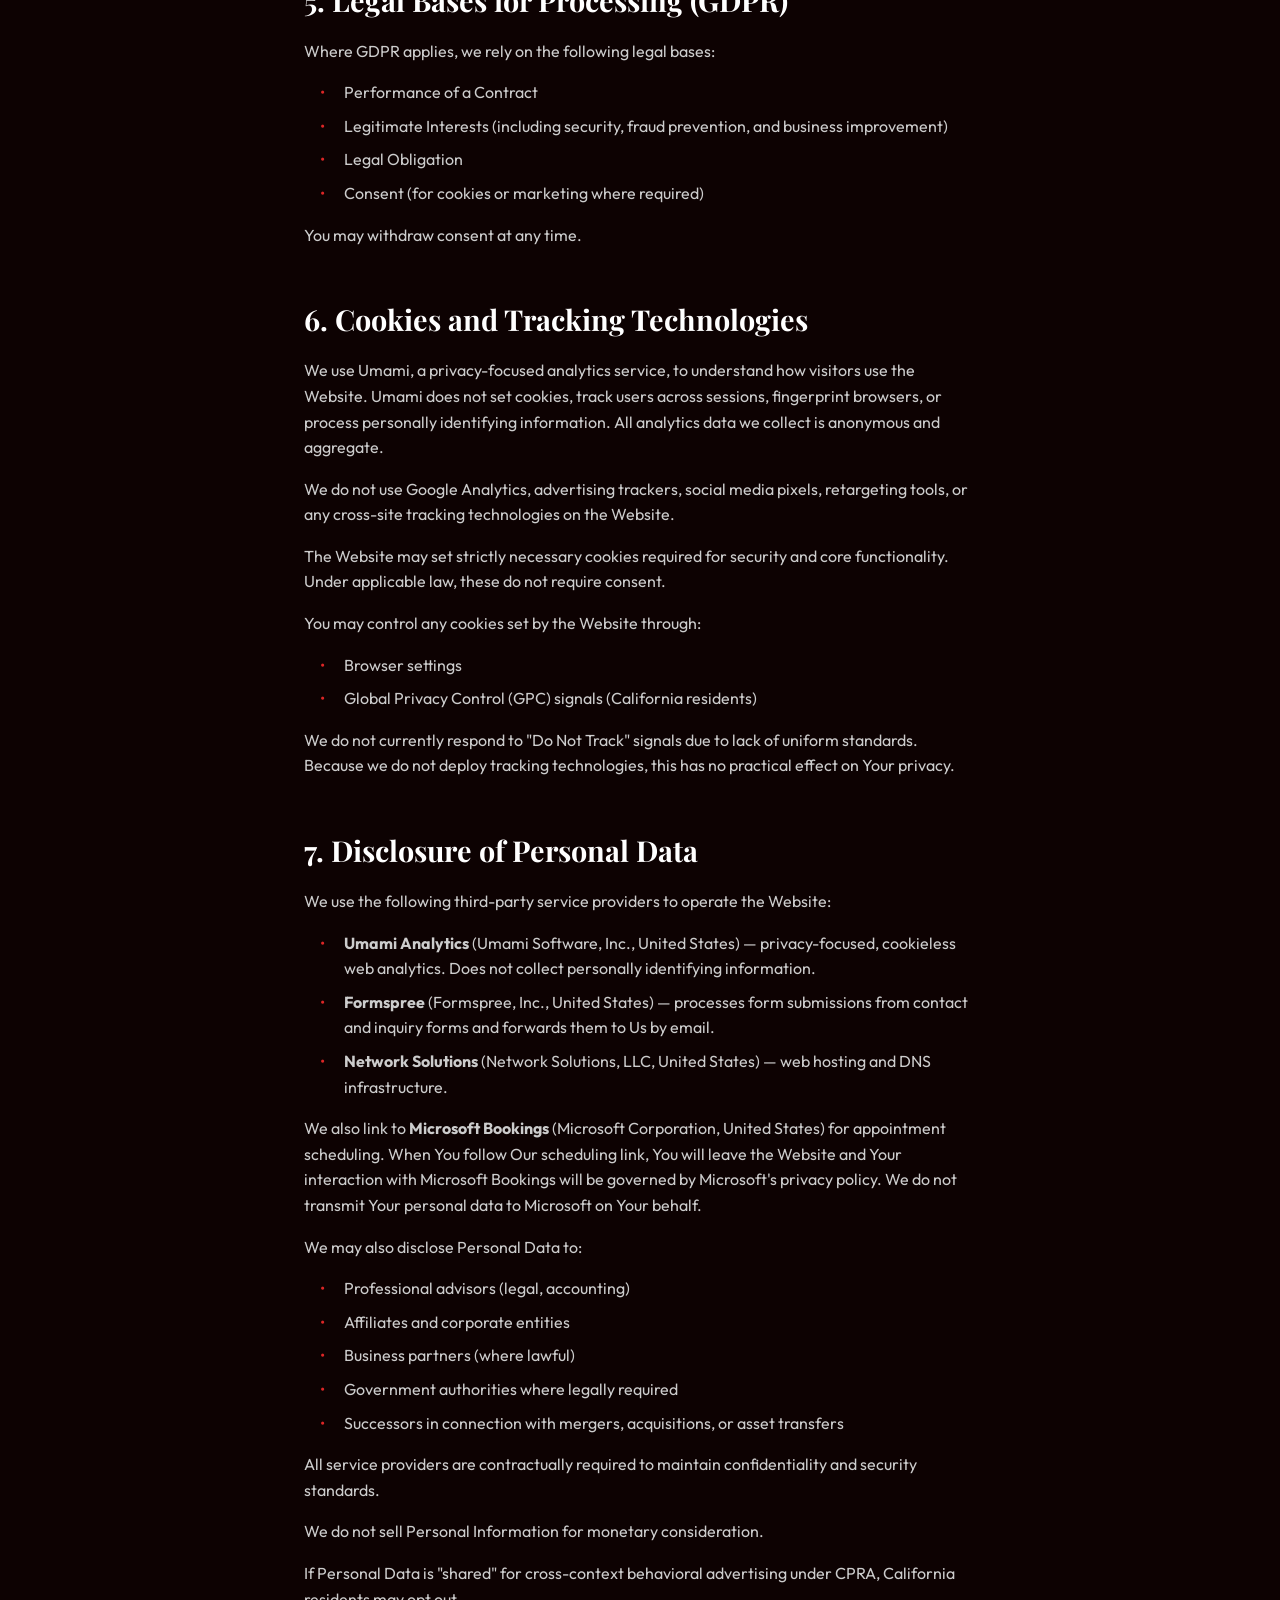
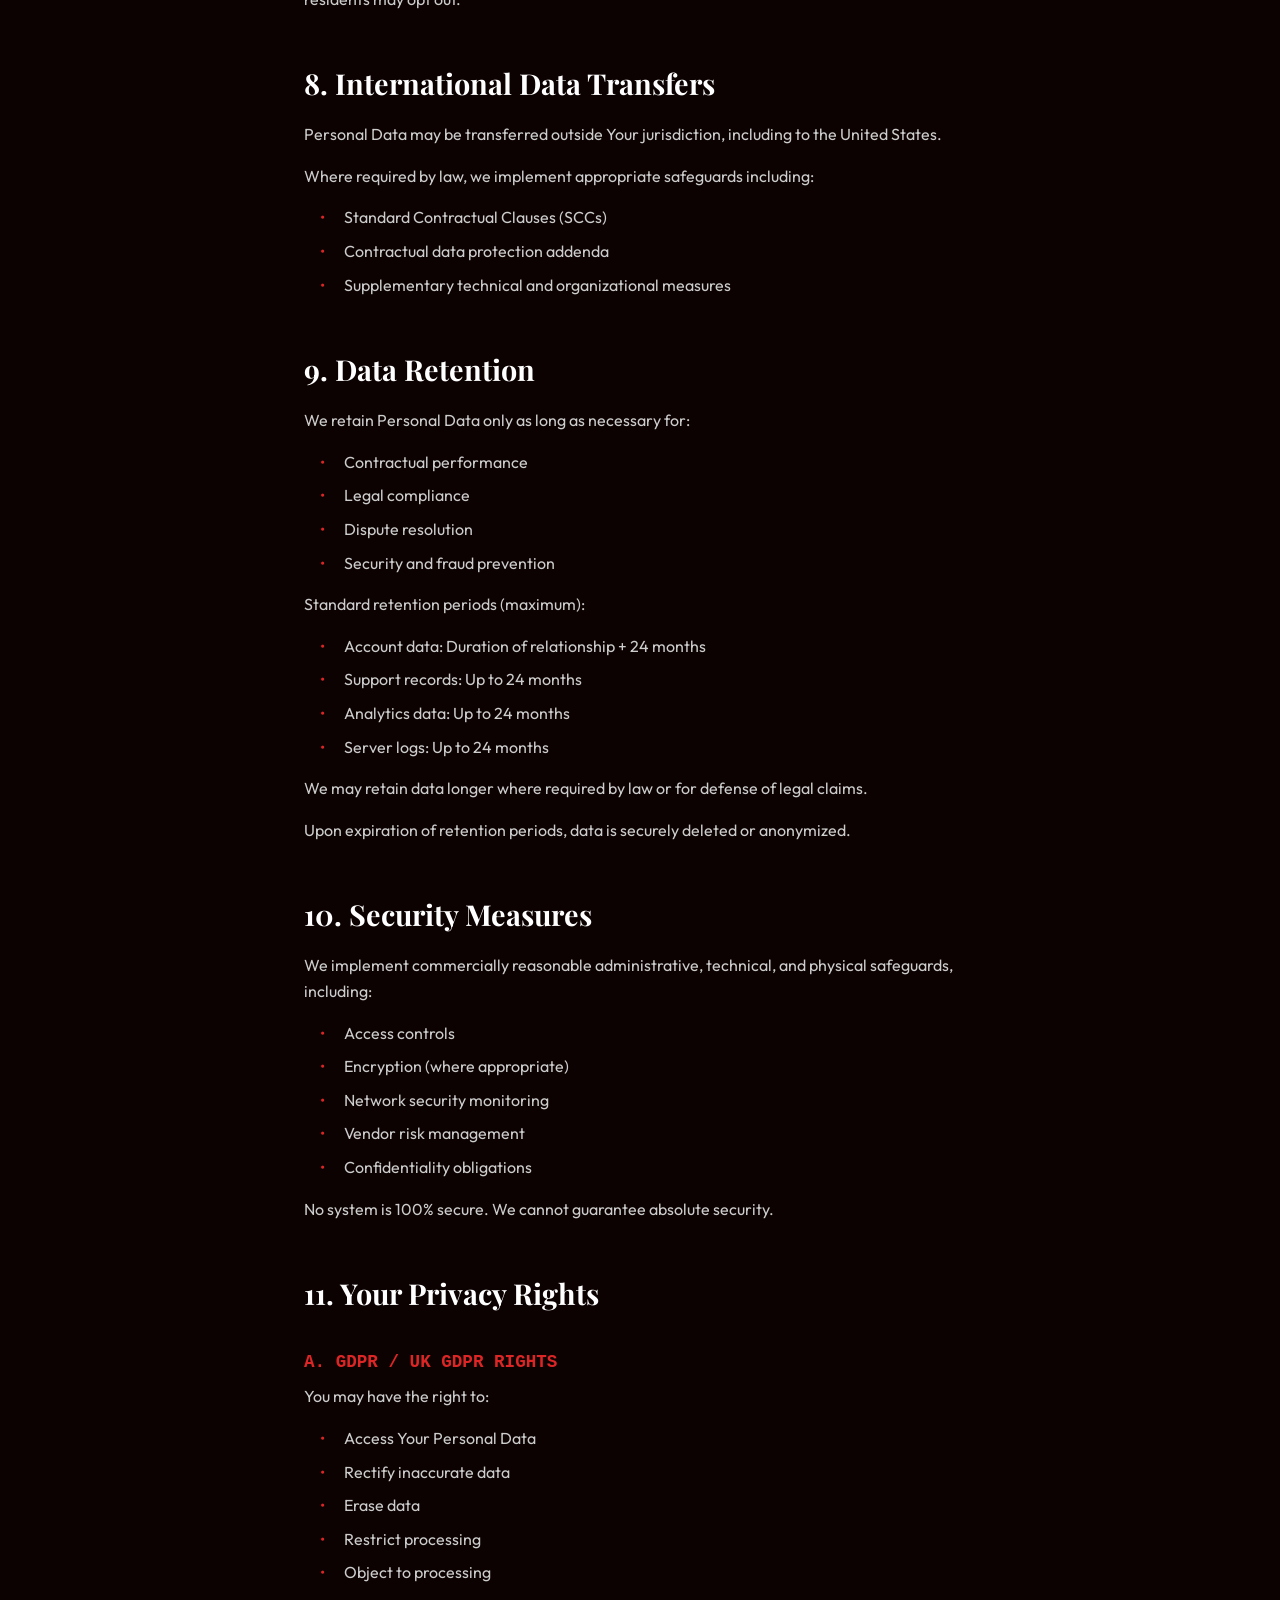
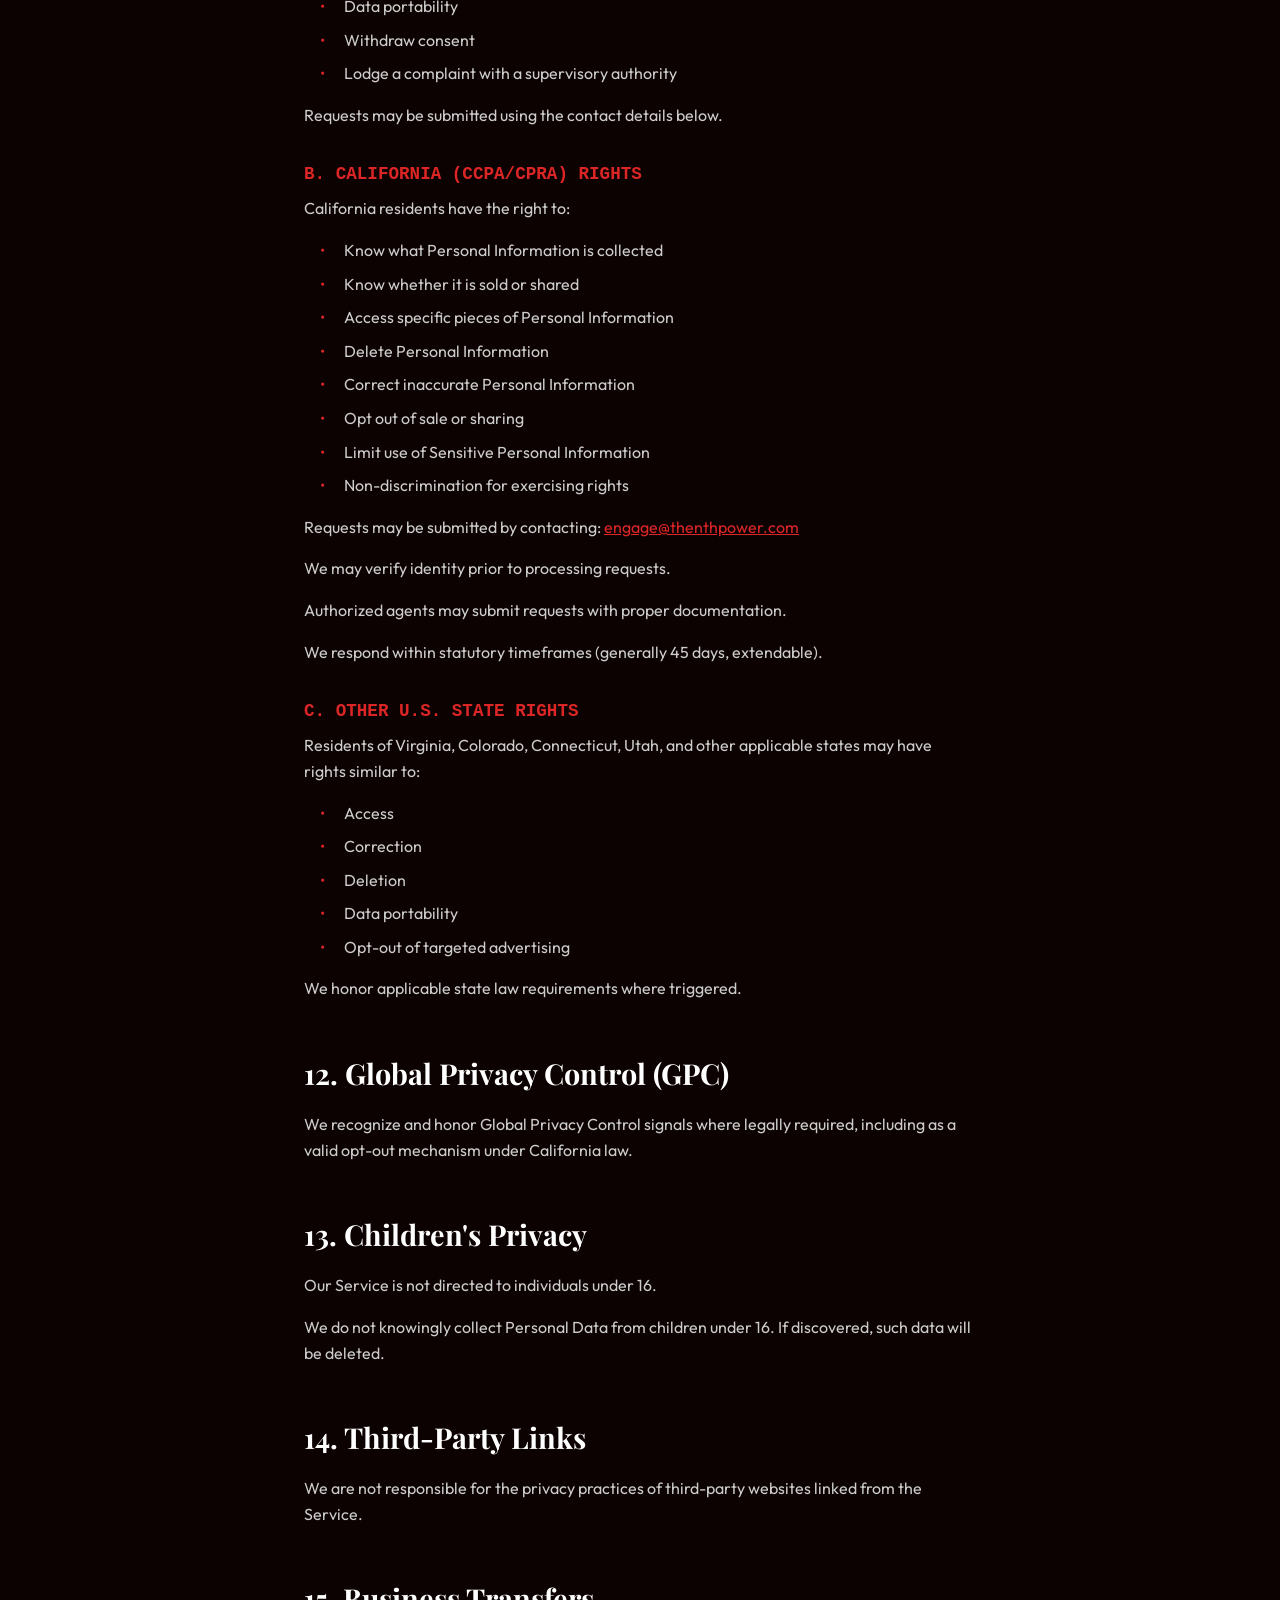
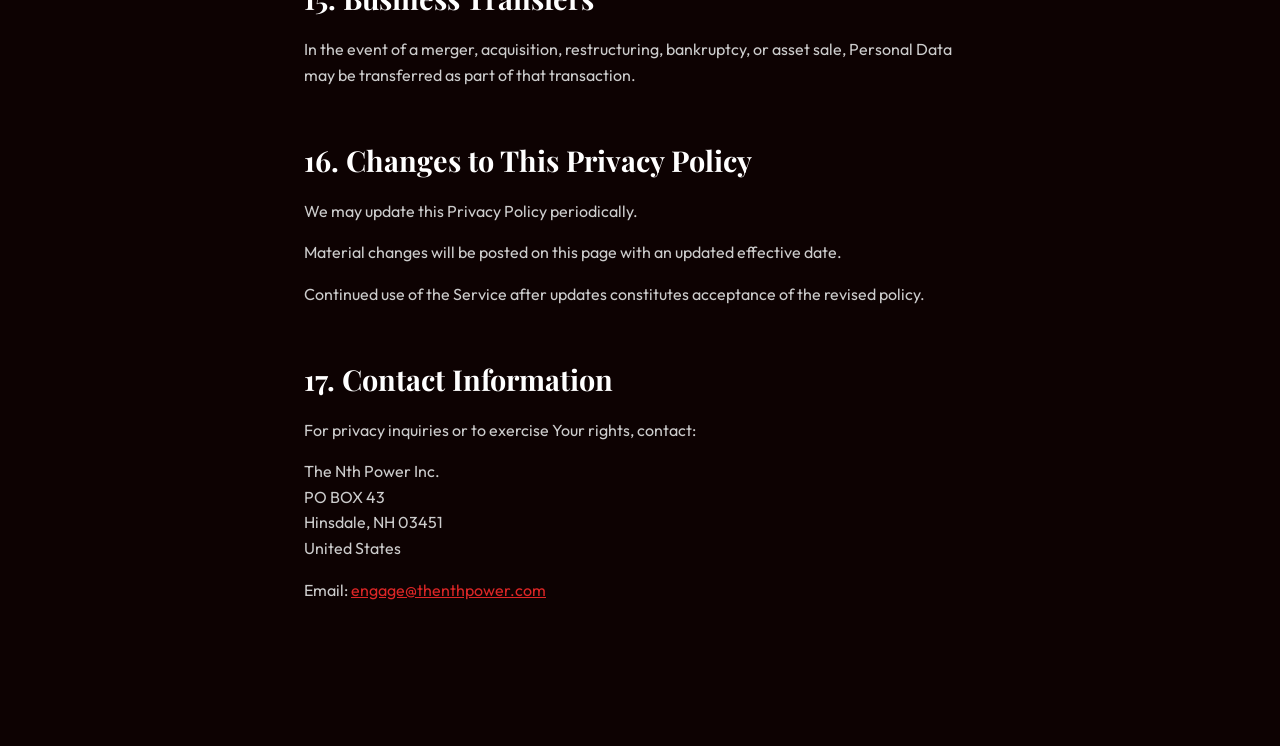
<file: privacy-policy.html>
<!DOCTYPE html>
<html lang="en">

<head>
    <!-- Umami Analytics -->
    <script defer src="https://cloud.umami.is/script.js" data-website-id="a9f24cfc-6b35-4907-9dc0-ea8528d85a35"></script>
    <meta charset="UTF-8">
    <meta name="viewport" content="width=device-width, initial-scale=1.0">
    <meta name="robots" content="noindex, follow">
    <meta name="description" content="Privacy Policy for The Nth Power Inc. Learn how we collect, use, and protect your personal data in compliance with GDPR, CCPA, and other applicable regulations.">
    <link rel="canonical" href="https://www.thenthpower.com/privacy-policy">
    <title>Privacy Policy | The Nth Power</title>
    <link rel="preconnect" href="https://fonts.googleapis.com">
    <link rel="preconnect" href="https://fonts.gstatic.com" crossorigin>
    <link
        href="https://fonts.googleapis.com/css2?family=Outfit:wght@300;400;700&family=Playfair+Display:ital,wght@0,400;0,700;1,400&display=swap"
        rel="stylesheet">
    <link rel="stylesheet" href="css/style.css">
    <link rel="icon" type="image/png" href="img/The-Nth-Power-Favicon.png">
    <style>
        .privacy-page {
            max-width: 800px;
            margin: 0 auto;
            padding: 8rem 5vw;
            color: #ccc;
            font-family: 'Outfit', sans-serif;
            line-height: 1.6;
        }

        .privacy-page h1 {
            font-family: 'Playfair Display', serif;
            color: #fff;
            font-size: 3rem;
            margin-bottom: 2rem;
            border-bottom: 1px solid var(--accent-red);
            padding-bottom: 1rem;
        }

        .privacy-page h2 {
            font-family: 'Playfair Display', serif;
            color: #fff;
            font-size: 1.8rem;
            margin-top: 3rem;
            margin-bottom: 1rem;
        }

        .privacy-page h3 {
            font-family: 'Inter', monospace;
            color: var(--accent-red);
            font-size: 1.1rem;
            margin-top: 2rem;
            margin-bottom: 0.5rem;
            text-transform: uppercase;
        }

        .privacy-page p {
            margin-bottom: 1rem;
        }

        .privacy-page ul {
            list-style: none;
            padding-left: 1rem;
            margin-bottom: 1rem;
        }

        .privacy-page li {
            position: relative;
            padding-left: 1.5rem;
            margin-bottom: 0.5rem;
        }

        .privacy-page li::before {
            content: '•';
            color: var(--accent-red);
            position: absolute;
            left: 0;
            top: 0;
        }

        .back-link {
            display: inline-block;
            margin-bottom: 2rem;
            color: var(--accent-red);
            text-decoration: none;
            font-family: 'Inter', monospace;
            text-transform: uppercase;
            letter-spacing: 0.1em;
            font-size: 0.8rem;
            transition: opacity 0.3s;
        }

        .back-link:hover {
            opacity: 0.8;
            text-decoration: underline;
        }
    </style>
</head>

<body>
    <div class="noise-overlay"></div>

    <main class="privacy-page">
        <a href="index.html" class="back-link">&larr; Return to Home</a>

        <h1>Privacy Policy</h1>
        <p><strong>Last Updated:</strong> February 17, 2026</p>

        <p>This Privacy Policy describes how The Nth Power Inc., PO BOX 43, Hinsdale, NH 03451, United States of America
            ("Company," "We," "Us," or "Our") collects, uses, discloses, transfers, and protects Personal Data in
            connection with www.thenthpower.com (the "Website") and related services (collectively, the "Service").</p>

        <p>This Privacy Policy is designed to comply with applicable privacy and data protection laws, including but not
            limited to:</p>
        <ul>
            <li>The General Data Protection Regulation (EU) 2016/679 ("GDPR")</li>
            <li>The UK GDPR</li>
            <li>The California Consumer Privacy Act as amended by the California Privacy Rights Act ("CCPA/CPRA")</li>
            <li>The California Online Privacy Protection Act ("CalOPPA")</li>
            <li>Other applicable U.S. state privacy laws</li>
        </ul>

        <p>By using the Service, You acknowledge that You have read and understood this Privacy Policy.</p>

        <h2>1. Definitions</h2>
        <p><strong>Personal Data (or "Personal Information")</strong> means information that identifies, relates to,
            describes, is reasonably capable of being associated with, or could reasonably be linked to an identified or
            identifiable individual.</p>
        <p><strong>Sensitive Personal Information</strong> has the meaning assigned under CPRA and applicable law.</p>
        <p><strong>Processing</strong> means any operation performed on Personal Data, including collection, storage,
            use, disclosure, deletion, or transfer.</p>
        <p><strong>Controller</strong> means the entity that determines the purposes and means of processing Personal
            Data.</p>
        <p><strong>Processor</strong> means an entity that processes Personal Data on behalf of a Controller.</p>
        <p>For purposes of GDPR, the Company acts as a Data Controller with respect to Personal Data collected through
            the Website.</p>

        <h2>2. Categories of Personal Data We Collect</h2>
        <p>We collect the following categories of Personal Data:</p>

        <h3>A. Identifiers</h3>
        <ul>
            <li>First and last name</li>
            <li>Email address</li>
            <li>IP address</li>
            <li>Online identifiers</li>
            <li>Device identifiers</li>
        </ul>

        <h3>B. Internet or Network Activity Information</h3>
        <ul>
            <li>Browser type and version</li>
            <li>Pages visited</li>
            <li>Time and date of visit</li>
            <li>Referring URLs</li>
            <li>Session data</li>
            <li>Analytics data</li>
        </ul>

        <h3>C. Account Information</h3>
        <ul>
            <li>Login credentials (where applicable)</li>
            <li>Account preferences</li>
        </ul>

        <h3>D. Communications Data</h3>
        <ul>
            <li>Customer support inquiries</li>
            <li>Email correspondence</li>
            <li>Chat transcripts</li>
        </ul>

        <h3>E. Sensitive Personal Information</h3>
        <p>We do not intentionally collect Sensitive Personal Information unless necessary and legally permitted. Where
            collected, it is used solely for permitted business purposes and not for cross-context behavioral
            advertising.</p>
        <p>We do not knowingly collect data from individuals under 16 years of age.</p>

        <h2>3. Sources of Personal Data</h2>
        <p>We collect Personal Data:</p>
        <ul>
            <li>Directly from You</li>
            <li>Automatically through Your use of the Service</li>
            <li>From service providers performing analytics or infrastructure support</li>
            <li>From business partners where lawful</li>
        </ul>

        <h2>4. Purposes of Processing</h2>
        <p>We process Personal Data for the following legitimate business purposes:</p>
        <ul>
            <li>To provide and maintain the Service</li>
            <li>To manage accounts and user authentication</li>
            <li>To respond to inquiries and provide support</li>
            <li>To perform contractual obligations</li>
            <li>To improve functionality, performance, and security</li>
            <li>To detect and prevent fraud, abuse, and unlawful activity</li>
            <li>To comply with legal and regulatory obligations</li>
            <li>For internal analytics and business operations</li>
            <li>For marketing communications where permitted by law</li>
        </ul>
        <p>We do not use Personal Data for automated decision-making that produces legal or similarly significant
            effects without appropriate safeguards.</p>

        <h2>5. Legal Bases for Processing (GDPR)</h2>
        <p>Where GDPR applies, we rely on the following legal bases:</p>
        <ul>
            <li>Performance of a Contract</li>
            <li>Legitimate Interests (including security, fraud prevention, and business improvement)</li>
            <li>Legal Obligation</li>
            <li>Consent (for cookies or marketing where required)</li>
        </ul>
        <p>You may withdraw consent at any time.</p>

        <h2>6. Cookies and Tracking Technologies</h2>
        <p>We use Umami, a privacy-focused analytics service, to understand how visitors use the Website. Umami does not set cookies, track users across sessions, fingerprint browsers, or process personally identifying information. All analytics data we collect is anonymous and aggregate.</p>
        <p>We do not use Google Analytics, advertising trackers, social media pixels, retargeting tools, or any cross-site tracking technologies on the Website.</p>
        <p>The Website may set strictly necessary cookies required for security and core functionality. Under applicable law, these do not require consent.</p>
        <p>You may control any cookies set by the Website through:</p>
        <ul>
            <li>Browser settings</li>
            <li>Global Privacy Control (GPC) signals (California residents)</li>
        </ul>
        <p>We do not currently respond to "Do Not Track" signals due to lack of uniform standards. Because we do not deploy tracking technologies, this has no practical effect on Your privacy.</p>

        <h2>7. Disclosure of Personal Data</h2>
        <p>We use the following third-party service providers to operate the Website:</p>
        <ul>
            <li><strong>Umami Analytics</strong> (Umami Software, Inc., United States) &mdash; privacy-focused, cookieless web analytics. Does not collect personally identifying information.</li>
            <li><strong>Formspree</strong> (Formspree, Inc., United States) &mdash; processes form submissions from contact and inquiry forms and forwards them to Us by email.</li>
            <li><strong>Network Solutions</strong> (Network Solutions, LLC, United States) &mdash; web hosting and DNS infrastructure.</li>
        </ul>
        <p>We also link to <strong>Microsoft Bookings</strong> (Microsoft Corporation, United States) for appointment scheduling. When You follow Our scheduling link, You will leave the Website and Your interaction with Microsoft Bookings will be governed by Microsoft's privacy policy. We do not transmit Your personal data to Microsoft on Your behalf.</p>
        <p>We may also disclose Personal Data to:</p>
        <ul>
            <li>Professional advisors (legal, accounting)</li>
            <li>Affiliates and corporate entities</li>
            <li>Business partners (where lawful)</li>
            <li>Government authorities where legally required</li>
            <li>Successors in connection with mergers, acquisitions, or asset transfers</li>
        </ul>
        <p>All service providers are contractually required to maintain confidentiality and security standards.</p>
        <p>We do not sell Personal Information for monetary consideration.</p>
        <p>If Personal Data is "shared" for cross-context behavioral advertising under CPRA, California residents may
            opt out.</p>

        <h2>8. International Data Transfers</h2>
        <p>Personal Data may be transferred outside Your jurisdiction, including to the United States.</p>
        <p>Where required by law, we implement appropriate safeguards including:</p>
        <ul>
            <li>Standard Contractual Clauses (SCCs)</li>
            <li>Contractual data protection addenda</li>
            <li>Supplementary technical and organizational measures</li>
        </ul>

        <h2>9. Data Retention</h2>
        <p>We retain Personal Data only as long as necessary for:</p>
        <ul>
            <li>Contractual performance</li>
            <li>Legal compliance</li>
            <li>Dispute resolution</li>
            <li>Security and fraud prevention</li>
        </ul>
        <p>Standard retention periods (maximum):</p>
        <ul>
            <li>Account data: Duration of relationship + 24 months</li>
            <li>Support records: Up to 24 months</li>
            <li>Analytics data: Up to 24 months</li>
            <li>Server logs: Up to 24 months</li>
        </ul>
        <p>We may retain data longer where required by law or for defense of legal claims.</p>
        <p>Upon expiration of retention periods, data is securely deleted or anonymized.</p>

        <h2>10. Security Measures</h2>
        <p>We implement commercially reasonable administrative, technical, and physical safeguards, including:</p>
        <ul>
            <li>Access controls</li>
            <li>Encryption (where appropriate)</li>
            <li>Network security monitoring</li>
            <li>Vendor risk management</li>
            <li>Confidentiality obligations</li>
        </ul>
        <p>No system is 100% secure. We cannot guarantee absolute security.</p>

        <h2>11. Your Privacy Rights</h2>

        <h3>A. GDPR / UK GDPR Rights</h3>
        <p>You may have the right to:</p>
        <ul>
            <li>Access Your Personal Data</li>
            <li>Rectify inaccurate data</li>
            <li>Erase data</li>
            <li>Restrict processing</li>
            <li>Object to processing</li>
            <li>Data portability</li>
            <li>Withdraw consent</li>
            <li>Lodge a complaint with a supervisory authority</li>
        </ul>
        <p>Requests may be submitted using the contact details below.</p>

        <h3>B. California (CCPA/CPRA) Rights</h3>
        <p>California residents have the right to:</p>
        <ul>
            <li>Know what Personal Information is collected</li>
            <li>Know whether it is sold or shared</li>
            <li>Access specific pieces of Personal Information</li>
            <li>Delete Personal Information</li>
            <li>Correct inaccurate Personal Information</li>
            <li>Opt out of sale or sharing</li>
            <li>Limit use of Sensitive Personal Information</li>
            <li>Non-discrimination for exercising rights</li>
        </ul>
        <p>Requests may be submitted by contacting: <a href="mailto:engage@thenthpower.com"
                style="color:var(--accent-red)">engage@thenthpower.com</a></p>
        <p>We may verify identity prior to processing requests.</p>
        <p>Authorized agents may submit requests with proper documentation.</p>
        <p>We respond within statutory timeframes (generally 45 days, extendable).</p>

        <h3>C. Other U.S. State Rights</h3>
        <p>Residents of Virginia, Colorado, Connecticut, Utah, and other applicable states may have rights similar to:
        </p>
        <ul>
            <li>Access</li>
            <li>Correction</li>
            <li>Deletion</li>
            <li>Data portability</li>
            <li>Opt-out of targeted advertising</li>
        </ul>
        <p>We honor applicable state law requirements where triggered.</p>

        <h2>12. Global Privacy Control (GPC)</h2>
        <p>We recognize and honor Global Privacy Control signals where legally required, including as a valid opt-out
            mechanism under California law.</p>

        <h2>13. Children's Privacy</h2>
        <p>Our Service is not directed to individuals under 16.</p>
        <p>We do not knowingly collect Personal Data from children under 16. If discovered, such data will be deleted.
        </p>

        <h2>14. Third-Party Links</h2>
        <p>We are not responsible for the privacy practices of third-party websites linked from the Service.</p>

        <h2>15. Business Transfers</h2>
        <p>In the event of a merger, acquisition, restructuring, bankruptcy, or asset sale, Personal Data may be
            transferred as part of that transaction.</p>

        <h2>16. Changes to This Privacy Policy</h2>
        <p>We may update this Privacy Policy periodically.</p>
        <p>Material changes will be posted on this page with an updated effective date.</p>
        <p>Continued use of the Service after updates constitutes acceptance of the revised policy.</p>

        <h2>17. Contact Information</h2>
        <p>For privacy inquiries or to exercise Your rights, contact:</p>
        <p>
            The Nth Power Inc.<br>
            PO BOX 43<br>
            Hinsdale, NH 03451<br>
            United States
        </p>
        <p>Email: <a href="mailto:engage@thenthpower.com" style="color:var(--accent-red)">engage@thenthpower.com</a></p>
    </main>
</body>

</html>
</file>
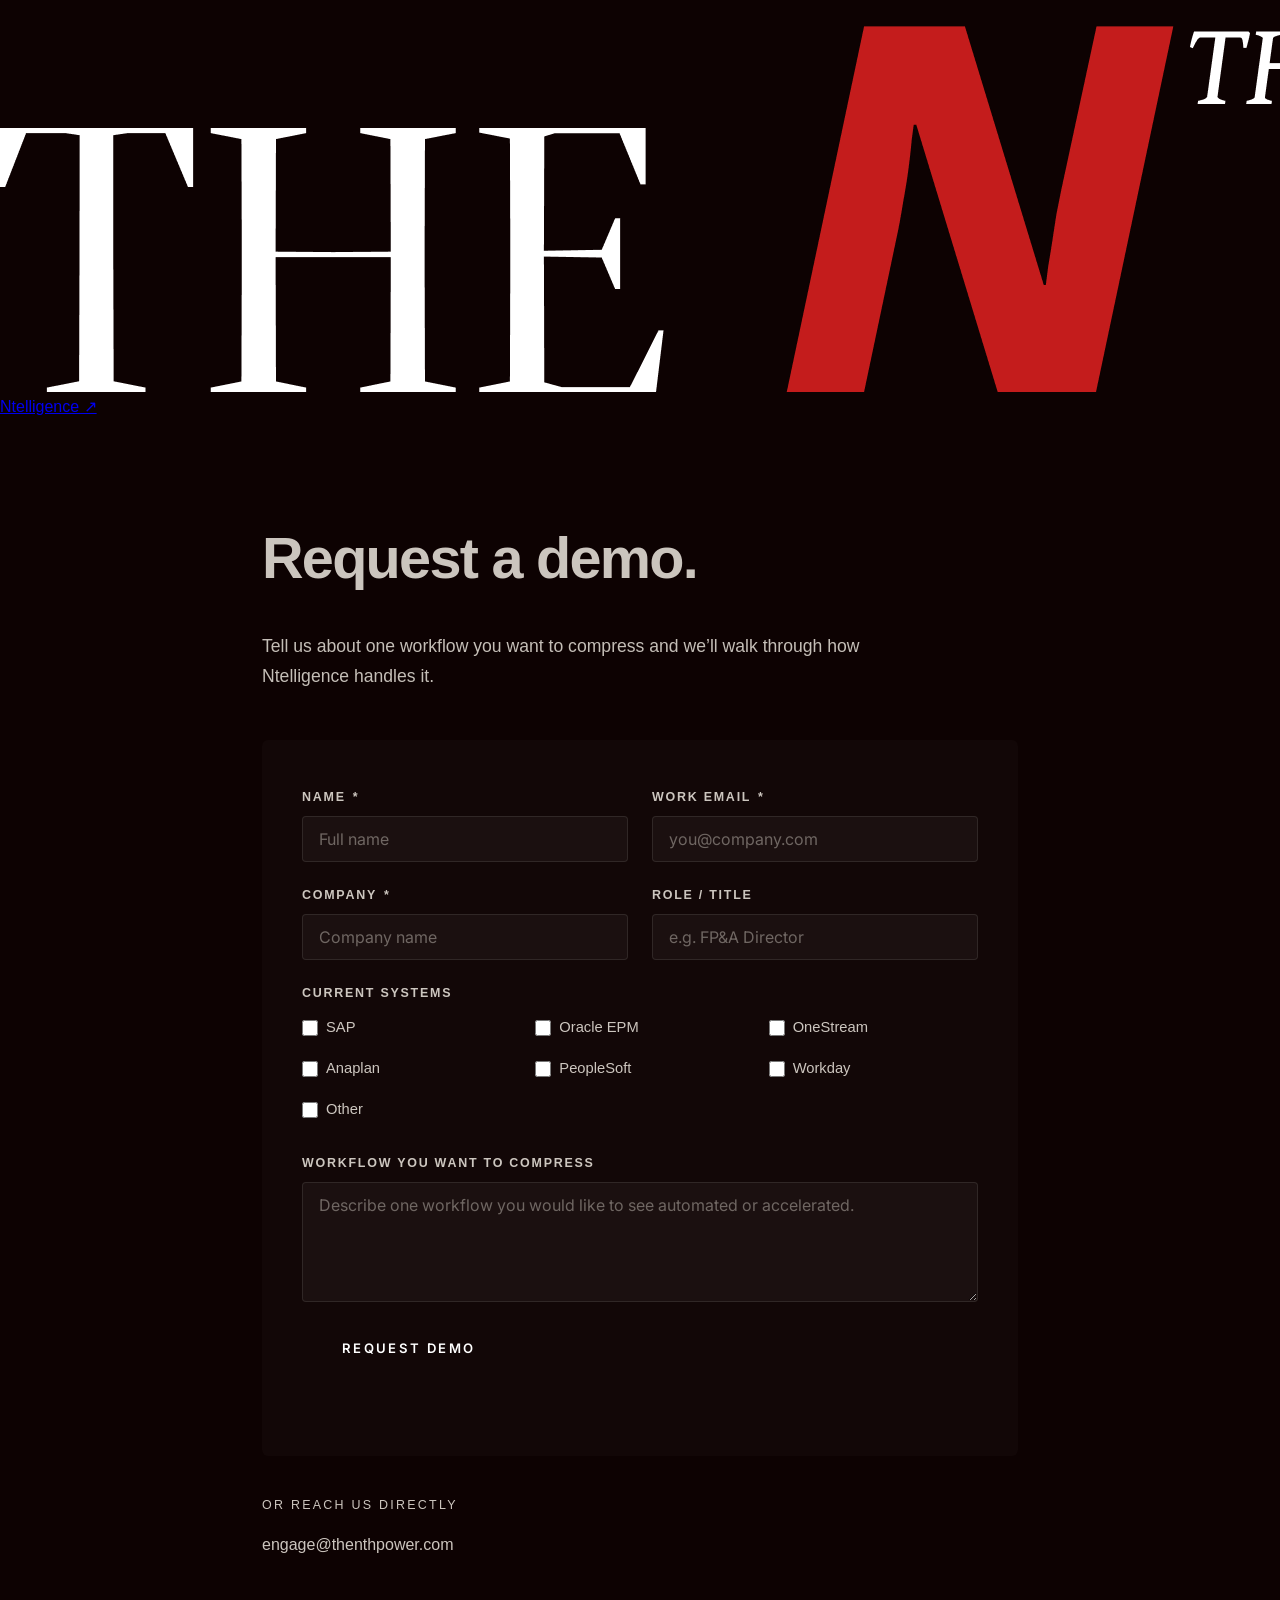
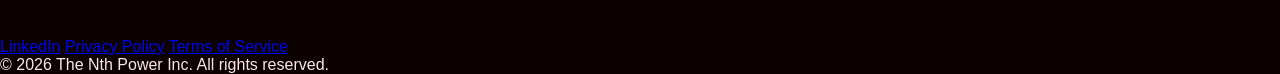
<file: request-demo.html>
<!DOCTYPE html>
<html lang="en">

<head>
    <script defer src="https://cloud.umami.is/script.js" data-website-id="79112b8f-a42d-4f1b-b0c6-0fa9afbe9d6b"></script>
    <meta charset="UTF-8">
    <meta name="viewport" content="width=device-width, initial-scale=1.0">
    <meta name="robots" content="index, follow">
    <meta name="description" content="Request a demo of Ntelligence, the Native AI Development Platform built between your EPM and ERP systems. From The Nth Power.">
    <link rel="canonical" href="https://ntelligence.ai/request-demo">

    <!-- Open Graph / LinkedIn / Facebook -->
    <meta property="og:title" content="Request a Demo | Ntelligence">
    <meta property="og:description" content="See Ntelligence in action. Agentic AI built between your EPM and ERP systems. Request a demo from The Nth Power.">
    <meta property="og:url" content="https://ntelligence.ai/request-demo">
    <meta property="og:type" content="website">
    <meta property="og:site_name" content="Ntelligence">
    <meta property="og:image" content="https://ntelligence.ai/img/Ntelligence-OG-Tag.png">

    <!-- Twitter Card -->
    <meta name="twitter:card" content="summary_large_image">
    <meta name="twitter:title" content="Request a Demo | Ntelligence">
    <meta name="twitter:description" content="See Ntelligence in action. AI-native platform built between your EPM and ERP systems. Request a demo from The Nth Power.">
    <meta name="twitter:image" content="https://ntelligence.ai/img/Ntelligence-OG-Tag.png">

    <!-- Structured Data -->
    <script type="application/ld+json">
    {
      "@context": "https://schema.org",
      "@type": "WebPage",
      "name": "Request a Demo | Ntelligence",
      "description": "Request a demo of Ntelligence, the Native AI Development Platform built between your EPM and ERP systems.",
      "url": "https://ntelligence.ai/request-demo",
      "publisher": {
        "@type": "Organization",
        "name": "The Nth Power Inc.",
        "logo": "https://ntelligence.ai/img/The-Nth-Power-Logo.png"
      }
    }
    </script>

    <title>Request a Demo | Ntelligence</title>
    <link rel="preconnect" href="https://fonts.googleapis.com">
    <link rel="preconnect" href="https://fonts.gstatic.com" crossorigin>
    <link href="https://fonts.googleapis.com/css2?family=Inter:wght@400;500;600;700;800&display=swap" rel="stylesheet">
    <link rel="stylesheet" href="css/style.css">
    <link rel="icon" type="image/png" href="img/The-Nth-Power-Favicon.png">
    <style>
        .demo-page {
            max-width: 820px;
            margin: 0 auto;
            padding: 7rem 2rem 5rem;
            color: var(--text-soft, rgba(237, 232, 223, 0.85));
            line-height: 1.6;
        }

        .demo-page h1 {
            font-size: clamp(2.4rem, 5.5vw, 3.6rem);
            font-weight: 700;
            line-height: 1.05;
            letter-spacing: -0.03em;
            color: var(--text);
            margin-bottom: 1.25rem;
            padding-bottom: 1.5rem;
            border-bottom: 1px solid var(--accent);
        }

        .demo-page h1 em {
            font-style: normal;
            font-weight: 700;
            color: var(--accent);
        }

        .demo-page .lede {
            font-size: 1.1rem;
            font-weight: 400;
            color: var(--text-soft, rgba(237, 232, 223, 0.82));
            margin-bottom: 3rem;
            max-width: 660px;
            line-height: 1.7;
        }

        .demo-page h2 {
            font-size: 1.3rem;
            font-weight: 600;
            line-height: 1.2;
            letter-spacing: -0.02em;
            color: var(--text);
            margin-top: 2.75rem;
            margin-bottom: 1rem;
        }

        .demo-page p {
            font-size: 1rem;
            font-weight: 400;
            margin-bottom: 1rem;
            color: var(--text-soft, rgba(237, 232, 223, 0.82));
        }

        .demo-page ul {
            list-style: none;
            padding-left: 0;
            margin: 0 0 2rem;
        }

        .demo-page li {
            position: relative;
            padding-left: 1.4rem;
            margin-bottom: 0.65rem;
            font-size: 1rem;
            color: var(--text-soft, rgba(237, 232, 223, 0.82));
        }

        .demo-page li::before {
            content: '';
            position: absolute;
            left: 0;
            top: 0.65em;
            width: 8px;
            height: 1px;
            background: var(--accent);
        }

        .demo-page a {
            color: var(--accent);
            text-decoration: none;
            transition: opacity 0.25s;
        }

        .demo-page a:hover {
            opacity: 0.8;
            text-decoration: underline;
        }

        .back-link {
            display: inline-block;
            margin-bottom: 2.5rem;
            color: var(--accent);
            text-decoration: none;
            font-size: 0.78rem;
            font-weight: 500;
            letter-spacing: 0.18em;
            text-transform: uppercase;
            transition: opacity 0.25s;
        }

        .back-link:hover { opacity: 0.8; }

        .demo-form-card {
            margin-top: 3rem;
            padding: 3rem 2.5rem;
            border: 1px solid var(--line);
            border-radius: 6px;
            background: rgba(255, 255, 255, 0.018);
        }

        .demo-form-card .form-row {
            display: flex;
            gap: 1.5rem;
        }

        .demo-form-card .form-group {
            display: flex;
            flex-direction: column;
            margin-bottom: 1.5rem;
            flex: 1;
        }

        .demo-form-card label {
            font-size: 0.78rem;
            font-weight: 600;
            letter-spacing: 0.14em;
            text-transform: uppercase;
            color: var(--text-soft, rgba(237, 232, 223, 0.85));
            margin-bottom: 0.5rem;
        }

        .demo-form-card label .required {
            color: var(--accent);
            margin-left: 0.15em;
        }

        .demo-form-card input,
        .demo-form-card textarea,
        .demo-form-card select {
            font-family: 'Inter', sans-serif;
            font-size: 1rem;
            font-weight: 400;
            color: var(--text, #ede8df);
            background: rgba(255, 255, 255, 0.04);
            border: 1px solid var(--line, rgba(237, 232, 223, 0.1));
            border-radius: 4px;
            padding: 0.75rem 1rem;
            transition: border-color 0.25s;
            -webkit-appearance: none;
        }

        .demo-form-card input:focus,
        .demo-form-card textarea:focus,
        .demo-form-card select:focus {
            outline: none;
            border-color: var(--accent);
        }

        .demo-form-card input::placeholder,
        .demo-form-card textarea::placeholder {
            color: var(--muted, rgba(237, 232, 223, 0.4));
        }

        .demo-form-card select option {
            background: #1a1410;
            color: var(--text, #ede8df);
        }

        .demo-form-card .systems-group {
            margin-bottom: 1.5rem;
        }

        .demo-form-card .systems-group label.group-label {
            display: block;
            margin-bottom: 0.75rem;
        }

        .demo-form-card .checkbox-grid {
            display: grid;
            grid-template-columns: repeat(auto-fill, minmax(180px, 1fr));
            gap: 0.6rem 1.5rem;
        }

        .demo-form-card .checkbox-grid label {
            display: flex;
            align-items: center;
            gap: 0.5rem;
            font-size: 0.92rem;
            font-weight: 400;
            letter-spacing: 0;
            text-transform: none;
            cursor: pointer;
        }

        .demo-form-card .checkbox-grid input[type="checkbox"] {
            -webkit-appearance: auto;
            appearance: auto;
            width: 16px;
            height: 16px;
            padding: 0;
            flex-shrink: 0;
            cursor: pointer;
            accent-color: var(--accent);
        }

        .demo-form-card textarea {
            resize: vertical;
            min-height: 120px;
        }

        .demo-form-card .submit-btn {
            font-family: 'Inter', sans-serif;
            font-size: 0.82rem;
            font-weight: 600;
            letter-spacing: 0.18em;
            text-transform: uppercase;
            color: #fff;
            background: var(--accent);
            border: none;
            border-radius: 4px;
            padding: 0.9rem 2.5rem;
            cursor: pointer;
            transition: opacity 0.25s;
        }

        .demo-form-card .submit-btn:hover {
            opacity: 0.85;
        }

        .demo-form-card .submit-btn:disabled {
            opacity: 0.5;
            cursor: not-allowed;
        }

        .demo-form-card .form-status {
            margin-top: 1rem;
            font-size: 0.95rem;
            font-weight: 500;
            min-height: 1.4em;
        }

        .demo-form-card .form-status.success {
            color: #22c55e;
        }

        .demo-form-card .form-status.error {
            color: var(--accent);
        }

        .demo-page .fallback-cta {
            margin-top: 2.5rem;
            display: flex;
            flex-direction: column;
            gap: 0.75rem;
            align-items: flex-start;
        }

        .demo-page .fallback-cta .label {
            font-size: 0.78rem;
            font-weight: 500;
            letter-spacing: 0.18em;
            text-transform: uppercase;
            color: var(--muted);
            margin-bottom: 0.25rem;
        }

        .demo-page .fallback-cta a {
            font-size: 1rem;
            font-weight: 500;
            color: var(--text);
        }

        @media (max-width: 700px) {
            .demo-page { padding: 5.5rem 1.25rem 4rem; }
            .demo-form-card { padding: 2rem 1.5rem; }
            .demo-form-card .form-row { flex-direction: column; gap: 0; }
            .demo-form-card .checkbox-grid { grid-template-columns: 1fr 1fr; }
        }
    </style>
</head>

<body>
    <nav class="nav" id="nav">
        <a href="https://thenthpower.com" target="_blank" rel="noopener" class="nav-logo-link" aria-label="The Nth Power">
            <img src="img/The-Nth-Power-Logo.png" alt="The Nth Power" class="nav-logo">
        </a>
        <a href="index.html" class="nav-cta">Ntelligence &nearr;</a>
    </nav>

    <main class="demo-page">

        <h1>Request a <em>demo.</em></h1>
        <p class="lede">Tell us about one workflow you want to compress and we&rsquo;ll walk through how Ntelligence handles it.</p>

        <div class="demo-form-card">
            <form id="demo-form" action="https://formspree.io/f/xnjwzobk" method="POST">
                <div class="form-row">
                    <div class="form-group">
                        <label for="name">Name <span class="required">*</span></label>
                        <input type="text" id="name" name="name" required placeholder="Full name">
                    </div>
                    <div class="form-group">
                        <label for="email">Work Email <span class="required">*</span></label>
                        <input type="email" id="email" name="email" required placeholder="you@company.com">
                    </div>
                </div>
                <div class="form-row">
                    <div class="form-group">
                        <label for="company">Company <span class="required">*</span></label>
                        <input type="text" id="company" name="company" required placeholder="Company name">
                    </div>
                    <div class="form-group">
                        <label for="role">Role / Title</label>
                        <input type="text" id="role" name="role" placeholder="e.g. FP&amp;A Director">
                    </div>
                </div>
                <div class="systems-group">
                    <label class="group-label">Current Systems</label>
                    <div class="checkbox-grid">
                        <label><input type="checkbox" name="systems" value="SAP"> SAP</label>
                        <label><input type="checkbox" name="systems" value="Oracle EPM"> Oracle EPM</label>
                        <label><input type="checkbox" name="systems" value="OneStream"> OneStream</label>
                        <label><input type="checkbox" name="systems" value="Anaplan"> Anaplan</label>
                        <label><input type="checkbox" name="systems" value="PeopleSoft"> PeopleSoft</label>
                        <label><input type="checkbox" name="systems" value="Workday"> Workday</label>
                        <label><input type="checkbox" name="systems" value="Other"> Other</label>
                    </div>
                </div>
                <div class="form-group">
                    <label for="workflow">Workflow You Want to Compress</label>
                    <textarea id="workflow" name="workflow" placeholder="Describe one workflow you would like to see automated or accelerated."></textarea>
                </div>
                <button type="submit" class="submit-btn">Request Demo</button>
                <div id="demo-form-status" class="form-status"></div>
            </form>
        </div>

        <div class="fallback-cta">
            <span class="label">Or reach us directly</span>
            <a href="mailto:engage@thenthpower.com">engage@thenthpower.com</a>
        </div>
    </main>

    <footer class="footer">

        <nav class="footer-links" aria-label="Footer">
            <a href="https://www.linkedin.com/company/the-nth-power-inc." target="_blank" rel="noopener">LinkedIn</a>
            <a href="privacy-policy.html">Privacy Policy</a>
            <a href="terms-of-service.html">Terms of Service</a>
        </nav>
        <p class="footer-copy">&copy; 2026 The Nth Power Inc. All rights reserved.</p>
    </footer>

    <script>
        const demoForm = document.getElementById('demo-form');
        const formStatus = document.getElementById('demo-form-status');

        if (demoForm) {
            demoForm.addEventListener('submit', async function (e) {
                e.preventDefault();
                const data = new FormData(this);
                const action = this.action;

                const submitBtn = demoForm.querySelector('.submit-btn');
                submitBtn.disabled = true;
                formStatus.className = 'form-status';
                formStatus.innerText = 'Sending...';

                try {
                    const response = await fetch(action, {
                        method: 'POST',
                        body: data,
                        headers: { 'Accept': 'application/json' }
                    });

                    if (response.ok) {
                        demoForm.reset();
                        formStatus.innerText = 'Thanks for your interest. We will be in touch within one business day.';
                        formStatus.classList.add('success');
                    } else {
                        const jsonData = await response.json();
                        if (jsonData.errors) {
                            formStatus.innerText = jsonData.errors.map(error => error.message).join(", ");
                        } else {
                            formStatus.innerText = "There was a problem submitting your request. Please try again.";
                        }
                        formStatus.classList.add('error');
                        submitBtn.disabled = false;
                    }
                } catch (error) {
                    formStatus.innerText = "There was a problem submitting your request. Please try again.";
                    formStatus.classList.add('error');
                    submitBtn.disabled = false;
                }
            });
        }
    </script>
</body>

</html>
</file>
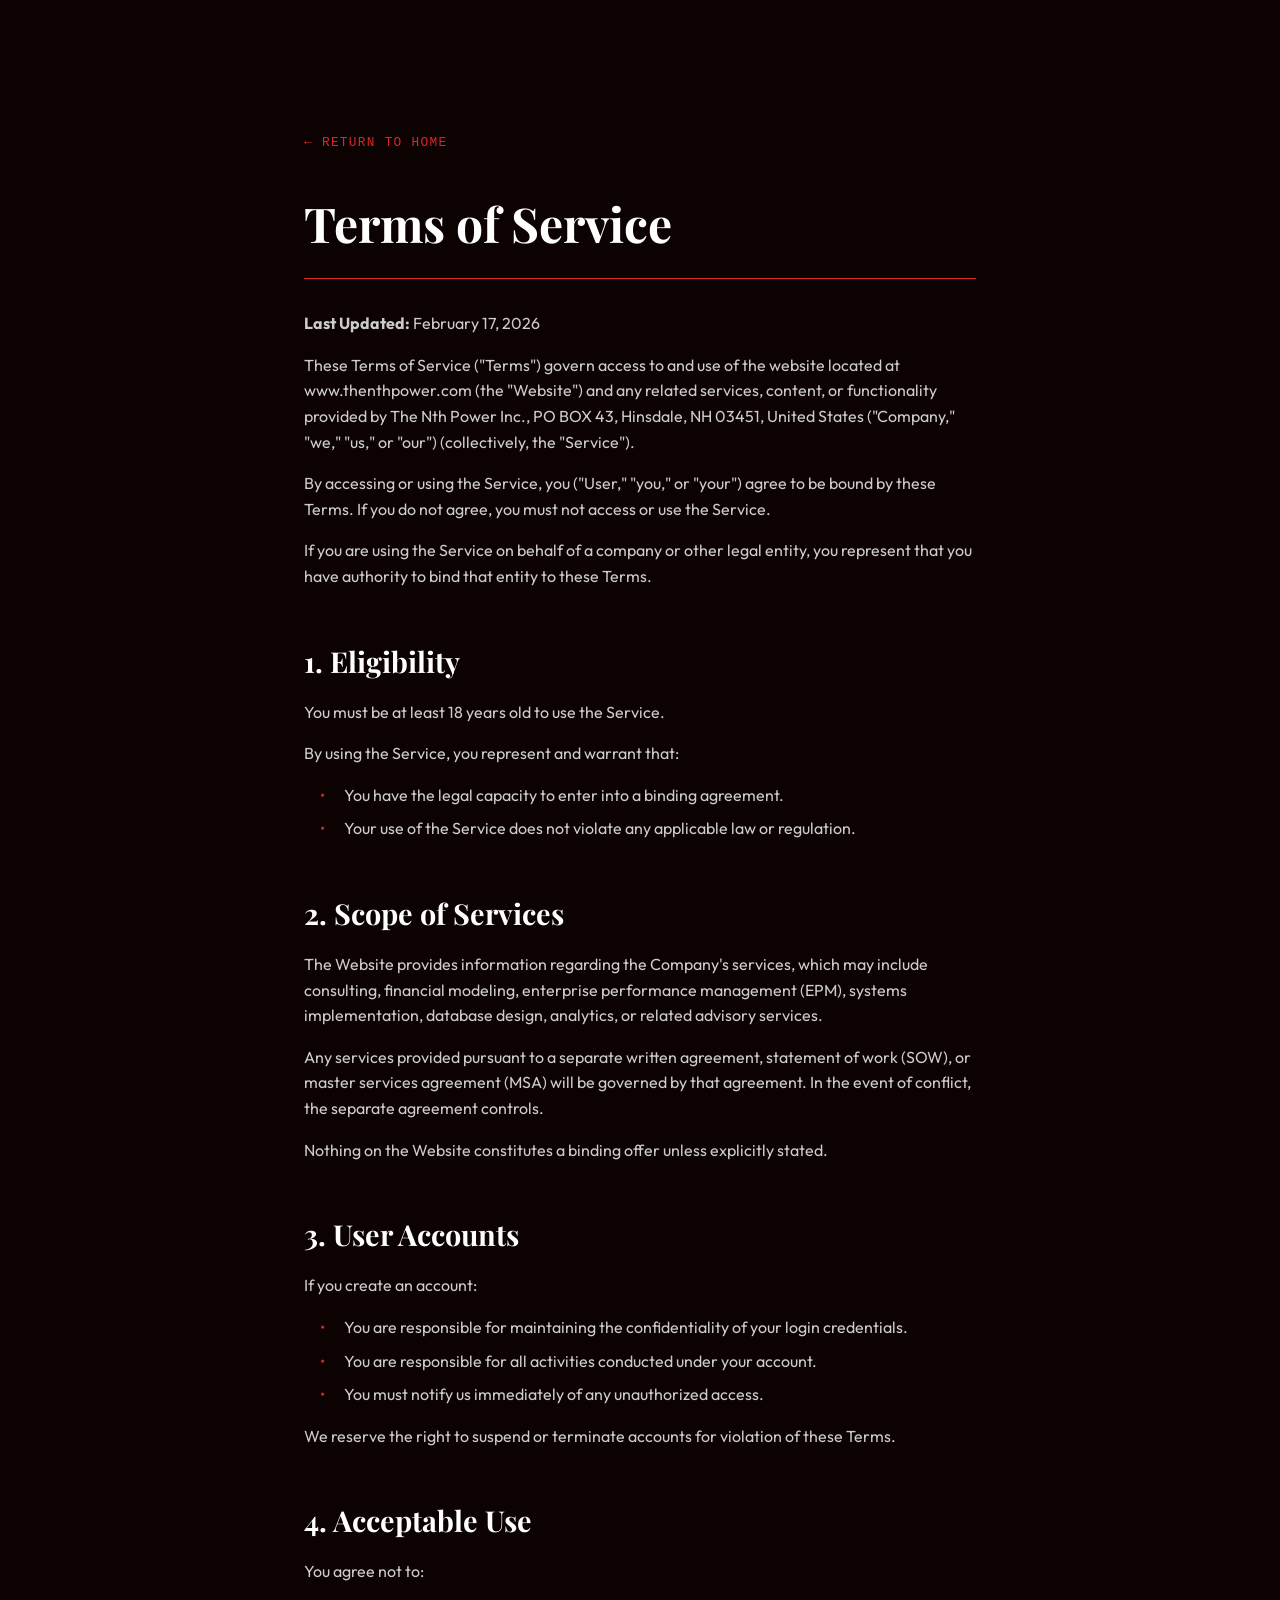
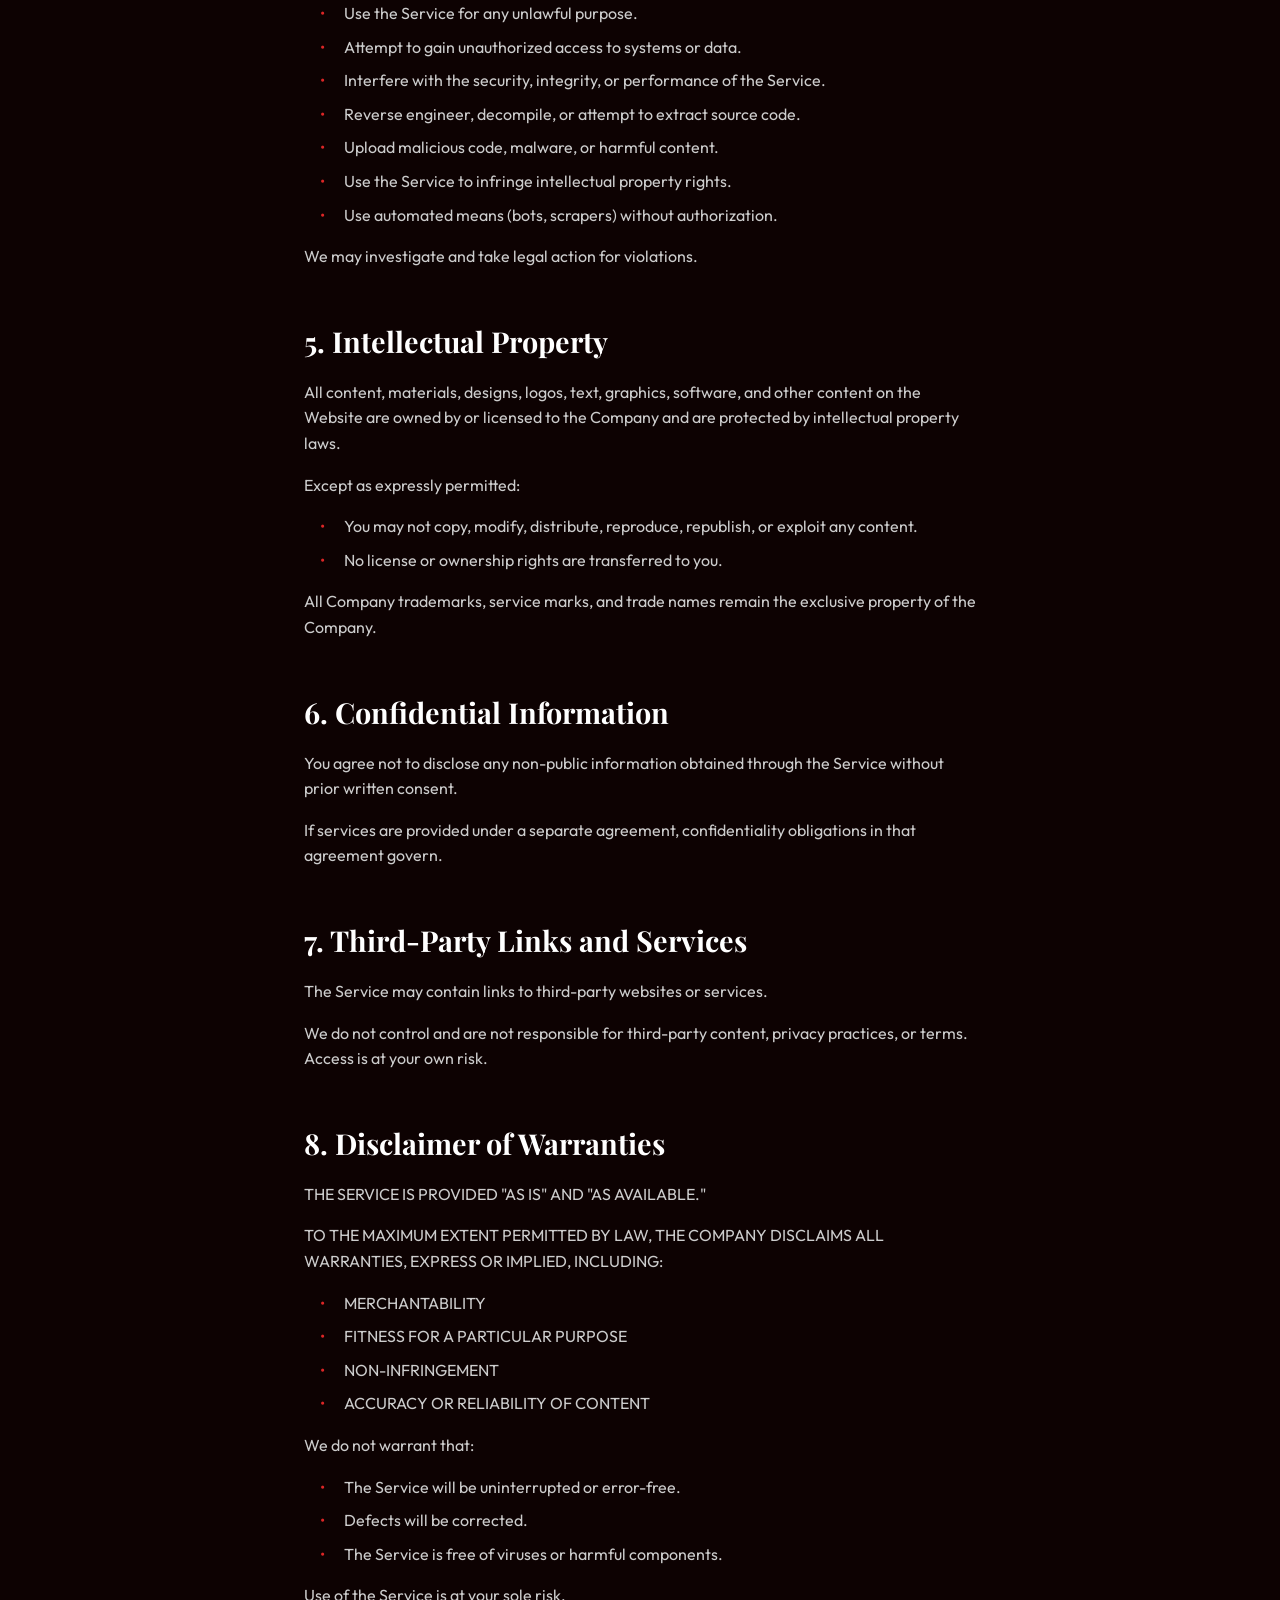
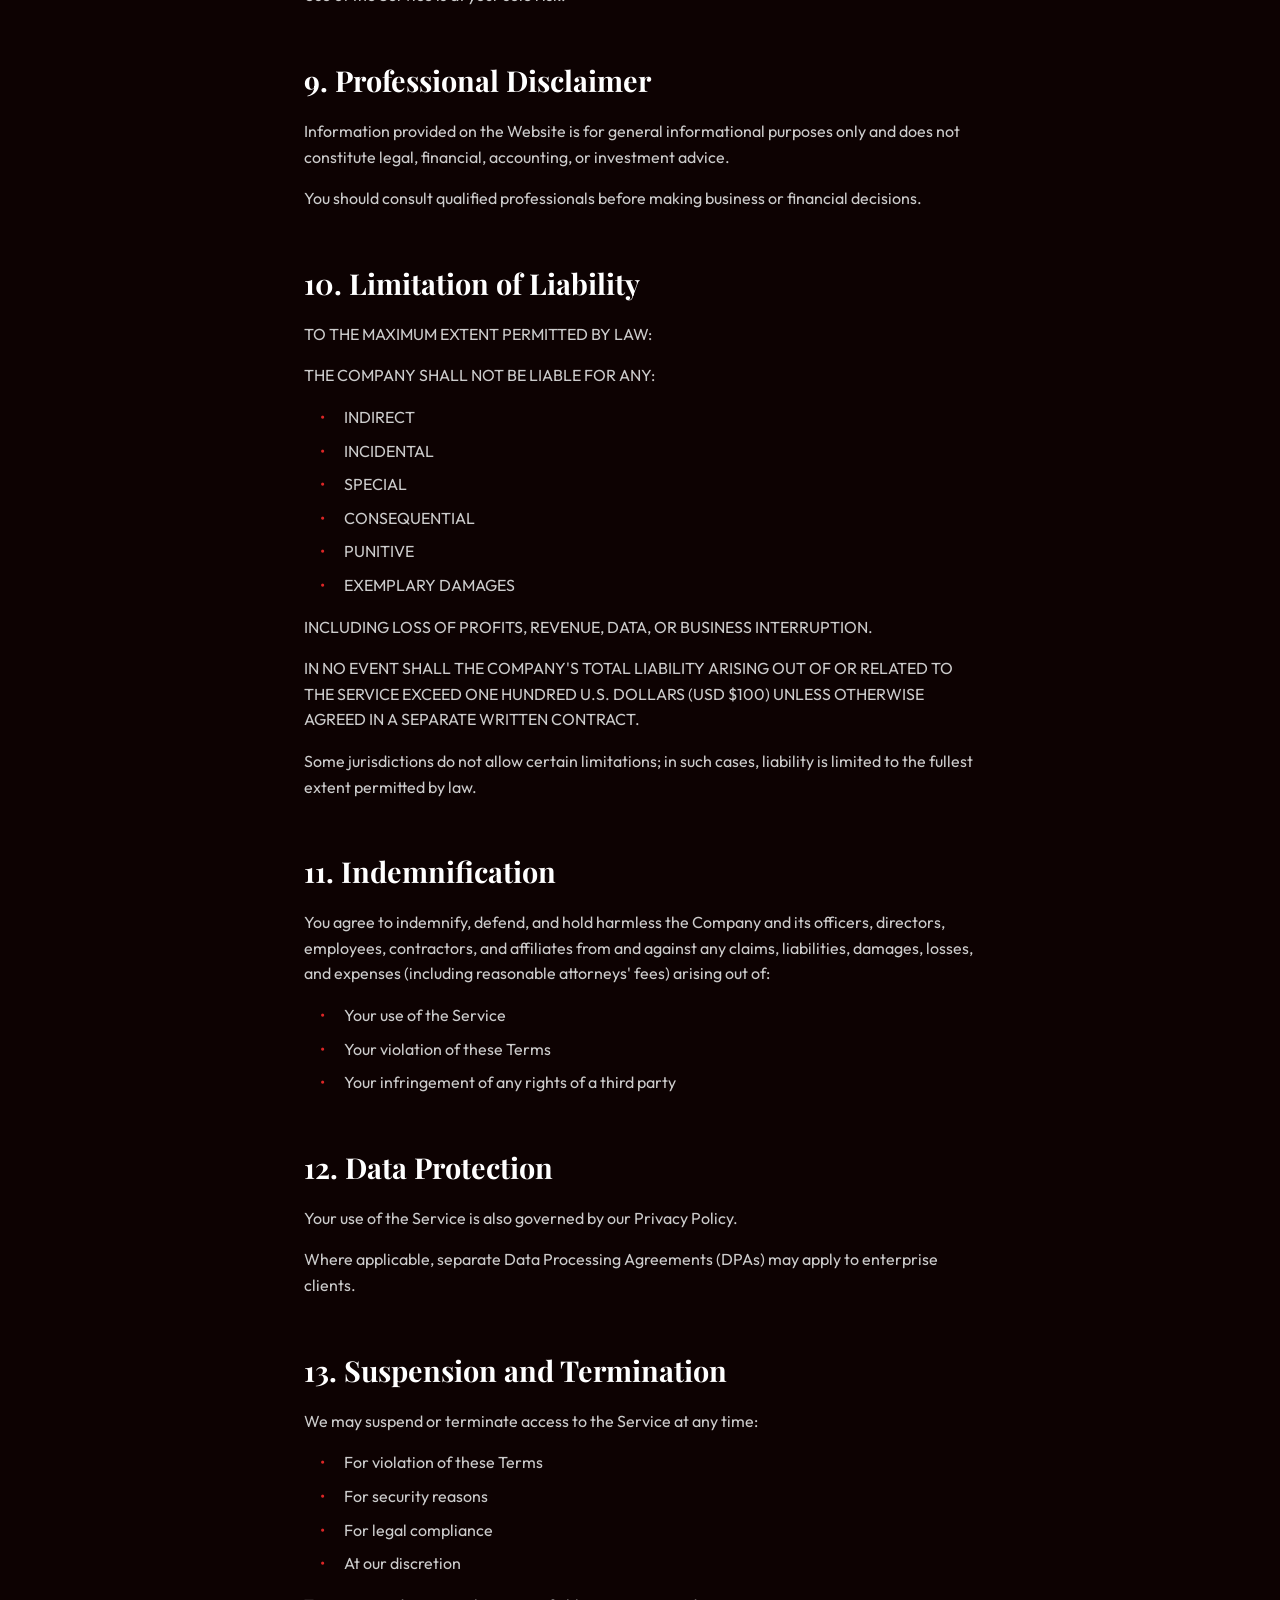
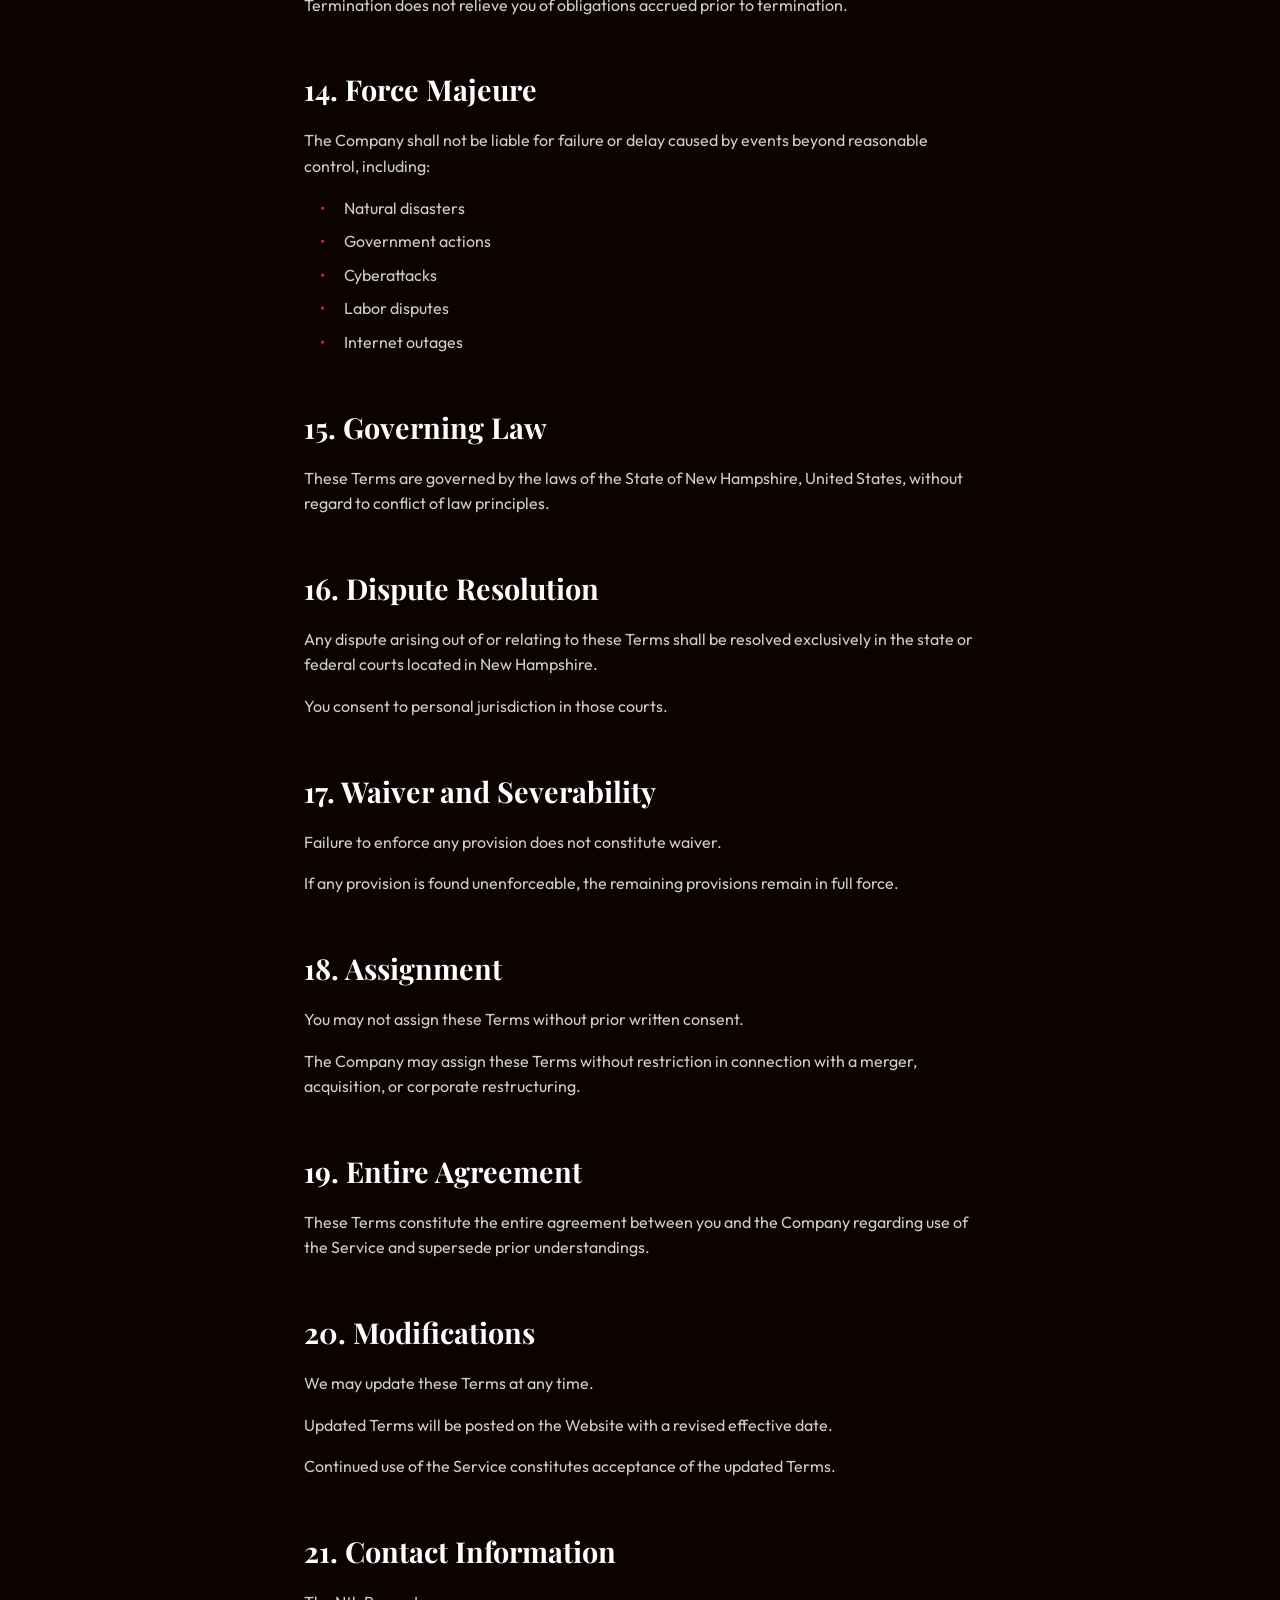
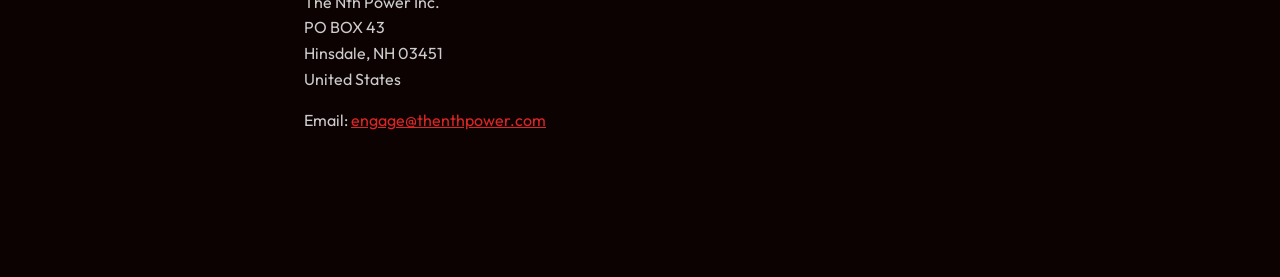
<file: terms-of-service.html>
<!DOCTYPE html>
<html lang="en">

<head>
    <!-- Umami Analytics -->
    <script defer src="https://cloud.umami.is/script.js" data-website-id="a9f24cfc-6b35-4907-9dc0-ea8528d85a35"></script>
    <meta charset="UTF-8">
    <meta name="viewport" content="width=device-width, initial-scale=1.0">
    <meta name="robots" content="noindex, follow">
    <meta name="description" content="Terms of Service for The Nth Power Inc. website and related services. Read our terms governing access and use of thenthpower.com.">
    <link rel="canonical" href="https://www.thenthpower.com/terms-of-service">
    <title>Terms of Service | The Nth Power</title>
    <link rel="preconnect" href="https://fonts.googleapis.com">
    <link rel="preconnect" href="https://fonts.gstatic.com" crossorigin>
    <link
        href="https://fonts.googleapis.com/css2?family=Outfit:wght@300;400;700&family=Playfair+Display:ital,wght@0,400;0,700;1,400&display=swap"
        rel="stylesheet">
    <link rel="stylesheet" href="css/style.css">
    <link rel="icon" type="image/png" href="img/The-Nth-Power-Favicon.png">
    <style>
        .terms-page {
            max-width: 800px;
            margin: 0 auto;
            padding: 8rem 5vw;
            color: #ccc;
            font-family: 'Outfit', sans-serif;
            line-height: 1.6;
        }

        .terms-page h1 {
            font-family: 'Playfair Display', serif;
            color: #fff;
            font-size: 3rem;
            margin-bottom: 2rem;
            border-bottom: 1px solid var(--accent-red);
            padding-bottom: 1rem;
        }

        .terms-page h2 {
            font-family: 'Playfair Display', serif;
            color: #fff;
            font-size: 1.8rem;
            margin-top: 3rem;
            margin-bottom: 1rem;
        }

        .terms-page p {
            margin-bottom: 1rem;
        }

        .terms-page ul {
            list-style: none;
            padding-left: 1rem;
            margin-bottom: 1rem;
        }

        .terms-page li {
            position: relative;
            padding-left: 1.5rem;
            margin-bottom: 0.5rem;
        }

        .terms-page li::before {
            content: '•';
            color: var(--accent-red);
            position: absolute;
            left: 0;
            top: 0;
        }

        .back-link {
            display: inline-block;
            margin-bottom: 2rem;
            color: var(--accent-red);
            text-decoration: none;
            font-family: 'Inter', monospace;
            text-transform: uppercase;
            letter-spacing: 0.1em;
            font-size: 0.8rem;
            transition: opacity 0.3s;
        }

        .back-link:hover {
            opacity: 0.8;
            text-decoration: underline;
        }
    </style>
</head>

<body>
    <div class="noise-overlay"></div>

    <main class="terms-page">
        <a href="index.html" class="back-link">&larr; Return to Home</a>

        <h1>Terms of Service</h1>
        <p><strong>Last Updated:</strong> February 17, 2026</p>

        <p>These Terms of Service ("Terms") govern access to and use of the website located at www.thenthpower.com (the
            "Website") and any related services, content, or functionality provided by The Nth Power Inc., PO BOX 43,
            Hinsdale, NH 03451, United States ("Company," "we," "us," or "our") (collectively, the "Service").</p>

        <p>By accessing or using the Service, you ("User," "you," or "your") agree to be bound by these Terms. If you do
            not agree, you must not access or use the Service.</p>

        <p>If you are using the Service on behalf of a company or other legal entity, you represent that you have
            authority to bind that entity to these Terms.</p>

        <h2>1. Eligibility</h2>
        <p>You must be at least 18 years old to use the Service.</p>
        <p>By using the Service, you represent and warrant that:</p>
        <ul>
            <li>You have the legal capacity to enter into a binding agreement.</li>
            <li>Your use of the Service does not violate any applicable law or regulation.</li>
        </ul>

        <h2>2. Scope of Services</h2>
        <p>The Website provides information regarding the Company's services, which may include consulting, financial
            modeling, enterprise performance management (EPM), systems implementation, database design, analytics, or
            related advisory services.</p>
        <p>Any services provided pursuant to a separate written agreement, statement of work (SOW), or master services
            agreement (MSA) will be governed by that agreement. In the event of conflict, the separate agreement
            controls.</p>
        <p>Nothing on the Website constitutes a binding offer unless explicitly stated.</p>

        <h2>3. User Accounts</h2>
        <p>If you create an account:</p>
        <ul>
            <li>You are responsible for maintaining the confidentiality of your login credentials.</li>
            <li>You are responsible for all activities conducted under your account.</li>
            <li>You must notify us immediately of any unauthorized access.</li>
        </ul>
        <p>We reserve the right to suspend or terminate accounts for violation of these Terms.</p>

        <h2>4. Acceptable Use</h2>
        <p>You agree not to:</p>
        <ul>
            <li>Use the Service for any unlawful purpose.</li>
            <li>Attempt to gain unauthorized access to systems or data.</li>
            <li>Interfere with the security, integrity, or performance of the Service.</li>
            <li>Reverse engineer, decompile, or attempt to extract source code.</li>
            <li>Upload malicious code, malware, or harmful content.</li>
            <li>Use the Service to infringe intellectual property rights.</li>
            <li>Use automated means (bots, scrapers) without authorization.</li>
        </ul>
        <p>We may investigate and take legal action for violations.</p>

        <h2>5. Intellectual Property</h2>
        <p>All content, materials, designs, logos, text, graphics, software, and other content on the Website are owned
            by or licensed to the Company and are protected by intellectual property laws.</p>
        <p>Except as expressly permitted:</p>
        <ul>
            <li>You may not copy, modify, distribute, reproduce, republish, or exploit any content.</li>
            <li>No license or ownership rights are transferred to you.</li>
        </ul>
        <p>All Company trademarks, service marks, and trade names remain the exclusive property of the Company.</p>

        <h2>6. Confidential Information</h2>
        <p>You agree not to disclose any non-public information obtained through the Service without prior written
            consent.</p>
        <p>If services are provided under a separate agreement, confidentiality obligations in that agreement govern.
        </p>

        <h2>7. Third-Party Links and Services</h2>
        <p>The Service may contain links to third-party websites or services.</p>
        <p>We do not control and are not responsible for third-party content, privacy practices, or terms. Access is at
            your own risk.</p>

        <h2>8. Disclaimer of Warranties</h2>
        <p>THE SERVICE IS PROVIDED "AS IS" AND "AS AVAILABLE."</p>
        <p>TO THE MAXIMUM EXTENT PERMITTED BY LAW, THE COMPANY DISCLAIMS ALL WARRANTIES, EXPRESS OR IMPLIED, INCLUDING:
        </p>
        <ul>
            <li>MERCHANTABILITY</li>
            <li>FITNESS FOR A PARTICULAR PURPOSE</li>
            <li>NON-INFRINGEMENT</li>
            <li>ACCURACY OR RELIABILITY OF CONTENT</li>
        </ul>
        <p>We do not warrant that:</p>
        <ul>
            <li>The Service will be uninterrupted or error-free.</li>
            <li>Defects will be corrected.</li>
            <li>The Service is free of viruses or harmful components.</li>
        </ul>
        <p>Use of the Service is at your sole risk.</p>

        <h2>9. Professional Disclaimer</h2>
        <p>Information provided on the Website is for general informational purposes only and does not constitute legal,
            financial, accounting, or investment advice.</p>
        <p>You should consult qualified professionals before making business or financial decisions.</p>

        <h2>10. Limitation of Liability</h2>
        <p>TO THE MAXIMUM EXTENT PERMITTED BY LAW:</p>
        <p>THE COMPANY SHALL NOT BE LIABLE FOR ANY:</p>
        <ul>
            <li>INDIRECT</li>
            <li>INCIDENTAL</li>
            <li>SPECIAL</li>
            <li>CONSEQUENTIAL</li>
            <li>PUNITIVE</li>
            <li>EXEMPLARY DAMAGES</li>
        </ul>
        <p>INCLUDING LOSS OF PROFITS, REVENUE, DATA, OR BUSINESS INTERRUPTION.</p>
        <p>IN NO EVENT SHALL THE COMPANY'S TOTAL LIABILITY ARISING OUT OF OR RELATED TO THE SERVICE EXCEED ONE HUNDRED
            U.S. DOLLARS (USD $100) UNLESS OTHERWISE AGREED IN A SEPARATE WRITTEN CONTRACT.</p>
        <p>Some jurisdictions do not allow certain limitations; in such cases, liability is limited to the fullest
            extent permitted by law.</p>

        <h2>11. Indemnification</h2>
        <p>You agree to indemnify, defend, and hold harmless the Company and its officers, directors, employees,
            contractors, and affiliates from and against any claims, liabilities, damages, losses, and expenses
            (including reasonable attorneys' fees) arising out of:</p>
        <ul>
            <li>Your use of the Service</li>
            <li>Your violation of these Terms</li>
            <li>Your infringement of any rights of a third party</li>
        </ul>

        <h2>12. Data Protection</h2>
        <p>Your use of the Service is also governed by our Privacy Policy.</p>
        <p>Where applicable, separate Data Processing Agreements (DPAs) may apply to enterprise clients.</p>

        <h2>13. Suspension and Termination</h2>
        <p>We may suspend or terminate access to the Service at any time:</p>
        <ul>
            <li>For violation of these Terms</li>
            <li>For security reasons</li>
            <li>For legal compliance</li>
            <li>At our discretion</li>
        </ul>
        <p>Termination does not relieve you of obligations accrued prior to termination.</p>

        <h2>14. Force Majeure</h2>
        <p>The Company shall not be liable for failure or delay caused by events beyond reasonable control, including:
        </p>
        <ul>
            <li>Natural disasters</li>
            <li>Government actions</li>
            <li>Cyberattacks</li>
            <li>Labor disputes</li>
            <li>Internet outages</li>
        </ul>

        <h2>15. Governing Law</h2>
        <p>These Terms are governed by the laws of the State of New Hampshire, United States, without regard to conflict
            of law principles.</p>

        <h2>16. Dispute Resolution</h2>
        <p>Any dispute arising out of or relating to these Terms shall be resolved exclusively in the state or federal
            courts located in New Hampshire.</p>
        <p>You consent to personal jurisdiction in those courts.</p>

        <h2>17. Waiver and Severability</h2>
        <p>Failure to enforce any provision does not constitute waiver.</p>
        <p>If any provision is found unenforceable, the remaining provisions remain in full force.</p>

        <h2>18. Assignment</h2>
        <p>You may not assign these Terms without prior written consent.</p>
        <p>The Company may assign these Terms without restriction in connection with a merger, acquisition, or corporate
            restructuring.</p>

        <h2>19. Entire Agreement</h2>
        <p>These Terms constitute the entire agreement between you and the Company regarding use of the Service and
            supersede prior understandings.</p>

        <h2>20. Modifications</h2>
        <p>We may update these Terms at any time.</p>
        <p>Updated Terms will be posted on the Website with a revised effective date.</p>
        <p>Continued use of the Service constitutes acceptance of the updated Terms.</p>

        <h2>21. Contact Information</h2>
        <p>The Nth Power Inc.<br>
            PO BOX 43<br>
            Hinsdale, NH 03451<br>
            United States</p>

        <p>Email: <a href="mailto:engage@thenthpower.com" style="color:var(--accent-red)">engage@thenthpower.com</a></p>
    </main>
</body>

</html>
</file>
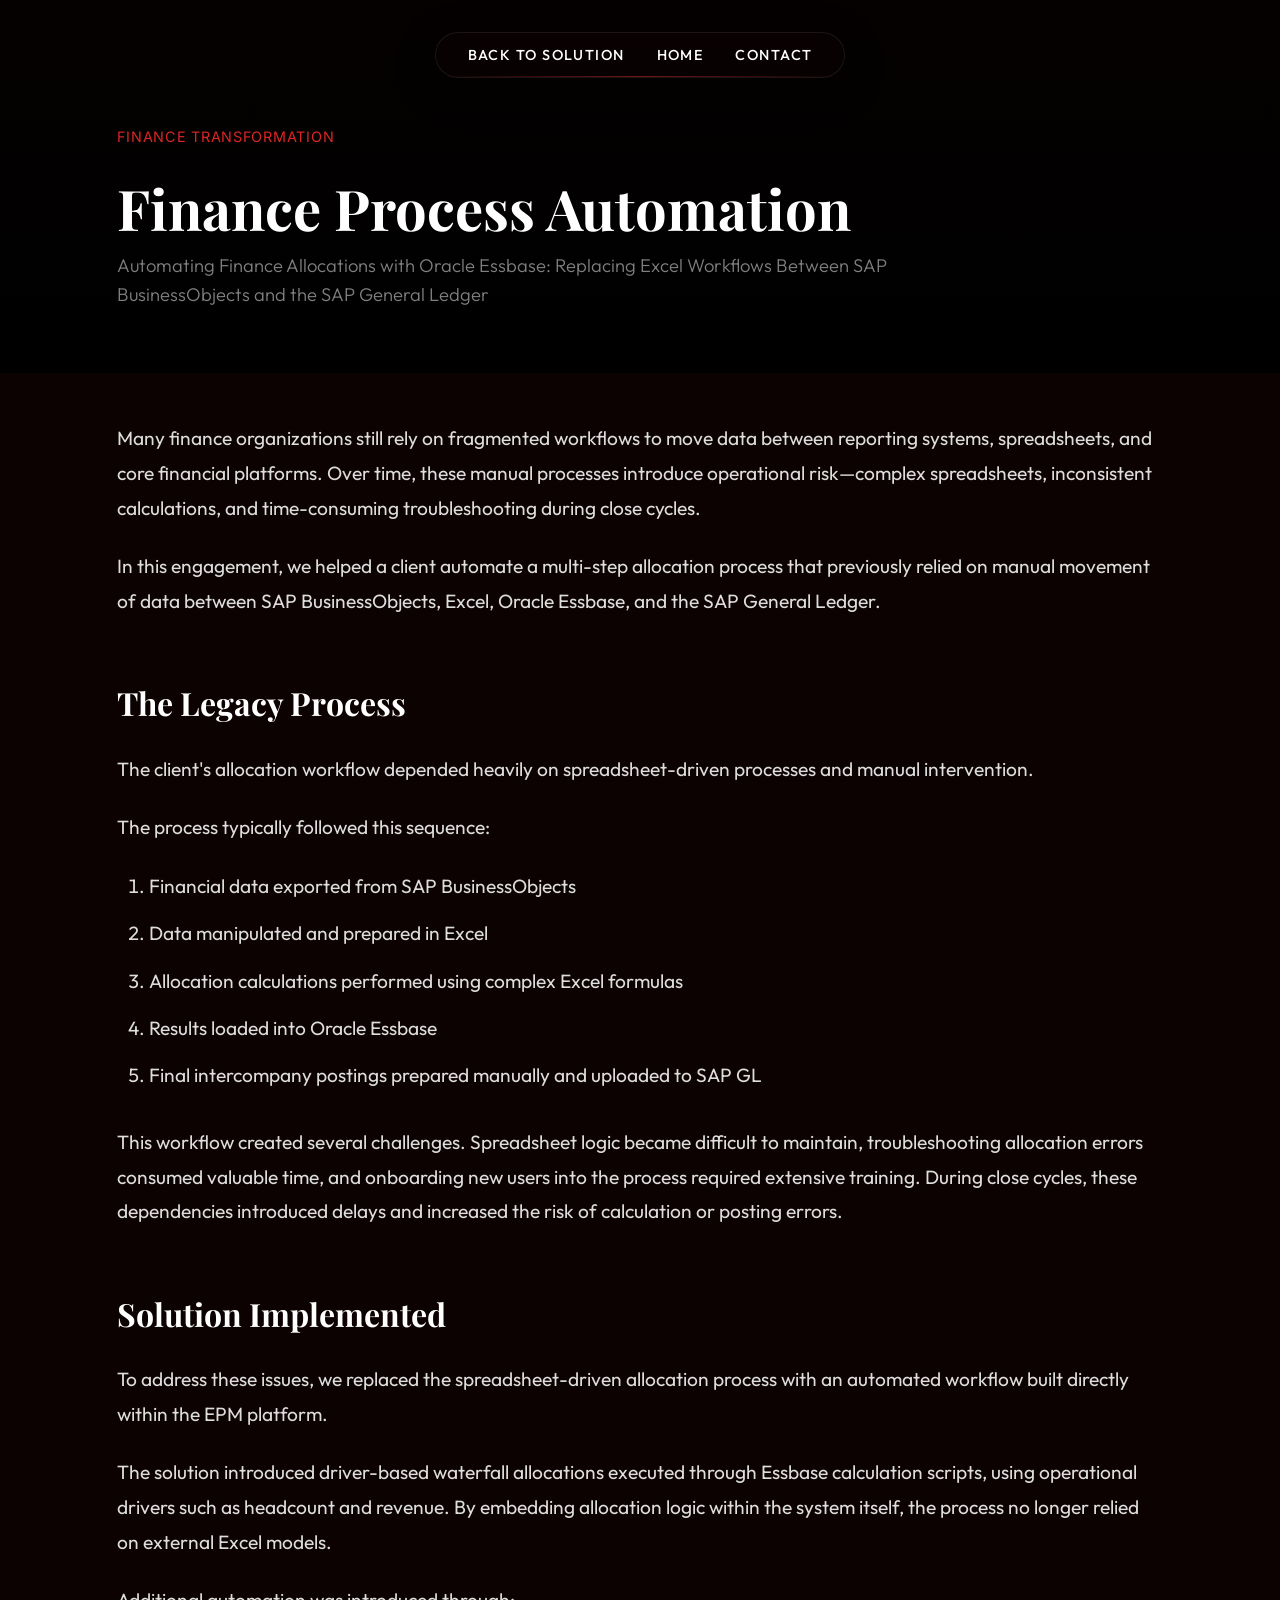
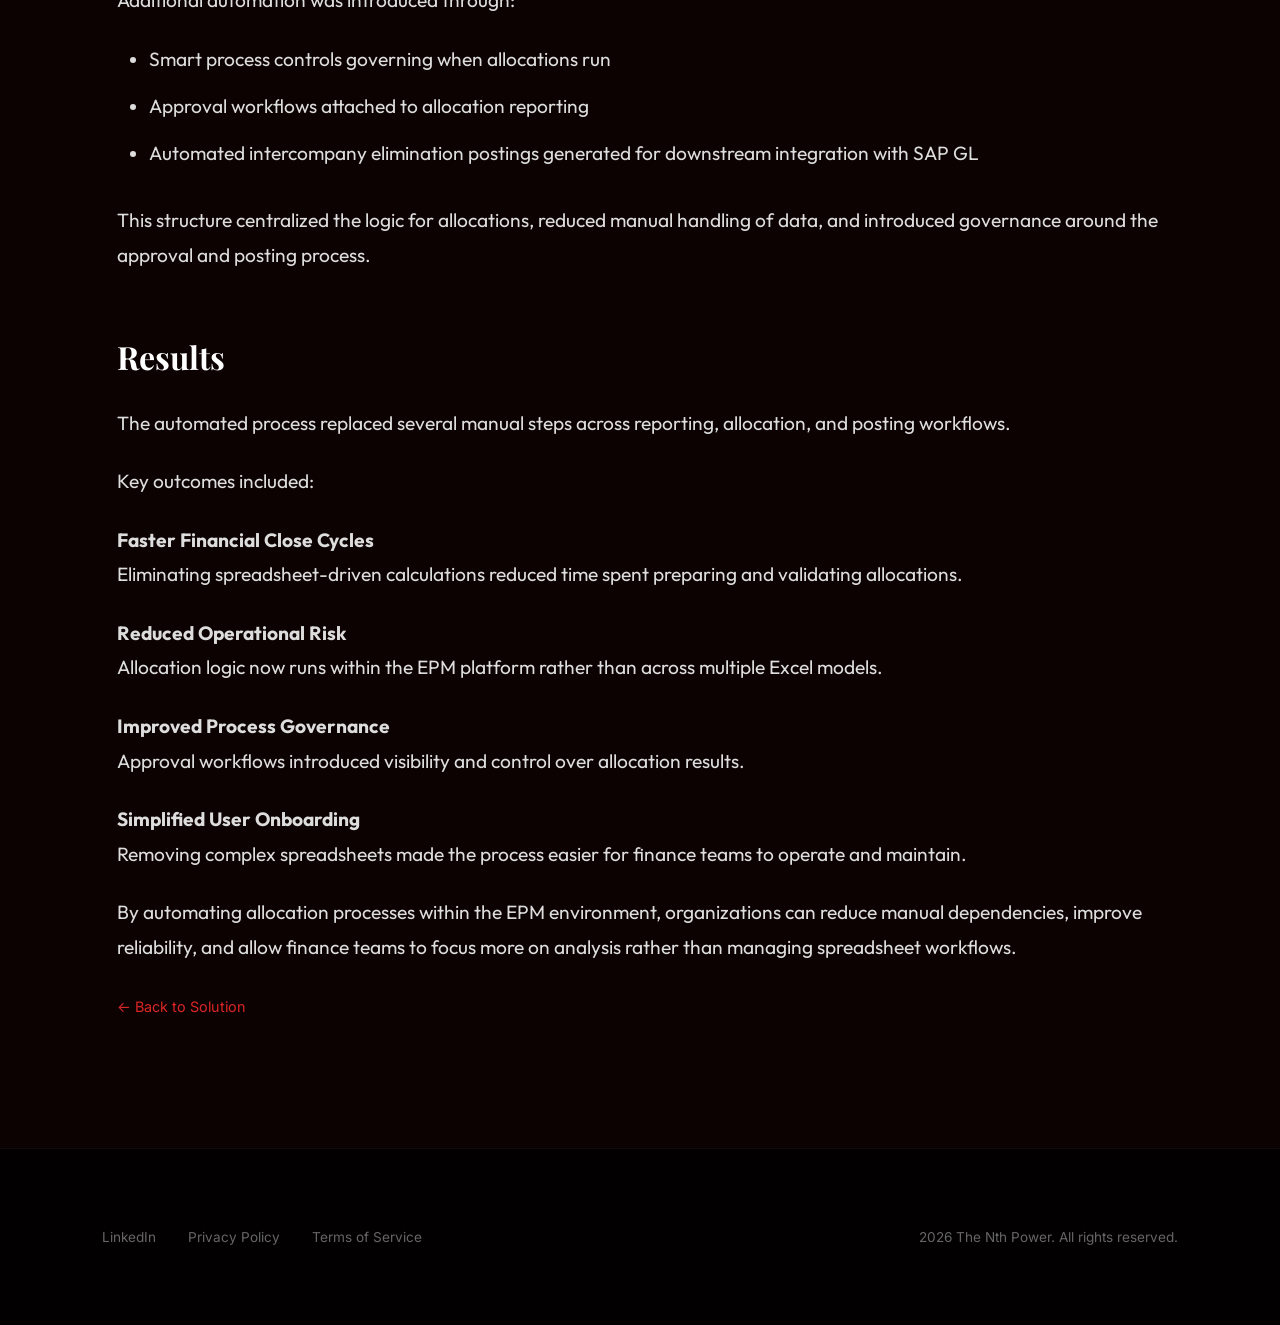
<file: blog/finance-process-automation.html>
<!DOCTYPE html>
<html lang="en">

<head>
    <!-- Umami Analytics -->
    <script defer src="https://cloud.umami.is/script.js" data-website-id="a9f24cfc-6b35-4907-9dc0-ea8528d85a35"></script>
    <meta charset="UTF-8">
    <meta name="viewport" content="width=device-width, initial-scale=1.0">
    <meta name="description"
        content="How The Nth Power automated a multi-step allocation process across SAP BusinessObjects, Excel, Essbase, and SAP GL with driver-based waterfall allocations and approval workflows.">
    <link rel="canonical" href="https://www.thenthpower.com/blog/finance-process-automation">
    <meta property="og:title" content="Finance Process Automation Case Study | The Nth Power">
    <meta property="og:description"
        content="Case study: How The Nth Power transitioned a client from manual Excel inputs to driver-based waterfall allocations using Essbase, eliminating errors and shortening close times.">
    <meta property="og:url" content="https://www.thenthpower.com/blog/finance-process-automation">
    <meta property="og:type" content="article">
    <meta property="og:site_name" content="The Nth Power">
    <meta property="og:image" content="https://www.thenthpower.com/img/OG-TAG-The-Nth-Power.png">
    <title>Finance Process Automation Case Study | The Nth Power</title>
    <link rel="preconnect" href="https://fonts.googleapis.com">
    <link rel="preconnect" href="https://fonts.gstatic.com" crossorigin>
    <link
        href="https://fonts.googleapis.com/css2?family=Outfit:wght@300;400;700&family=Playfair+Display:ital,wght@0,400;0,700;1,400&family=Inter:wght@300;400;500;600&display=swap"
        rel="stylesheet">
    <link rel="stylesheet" href="../css/style.css">
    <link rel="icon" type="image/png" href="../img/The-Nth-Power-Favicon.png">
    <link rel="stylesheet" href="../css/blog.css">
    <meta name="robots" content="index, follow">
    <script type="application/ld+json">
{
  "@context": "https://schema.org",
  "@type": "Article",
  "headline": "Finance Process Automation Case Study",
  "description": "How The Nth Power transitioned a client from manual Excel inputs to driver-based waterfall allocations using Essbase, eliminating errors and shortening close times.",
  "publisher": {
    "@type": "Organization",
    "name": "The Nth Power Inc.",
    "logo": { "@type": "ImageObject", "url": "https://www.thenthpower.com/img/The-Nth-Power-Logo.png" }
  },
  "url": "https://www.thenthpower.com/blog/finance-process-automation",
  "datePublished": "2026-04-06",
  "dateModified": "2026-04-06",
  "author": {
    "@type": "Organization",
    "name": "The Nth Power Inc."
  },
  "mainEntityOfPage": {
    "@type": "WebPage",
    "@id": "https://www.thenthpower.com/blog/finance-process-automation"
  }
}
</script>
<script type="application/ld+json">
{
  "@context": "https://schema.org",
  "@type": "BreadcrumbList",
  "itemListElement": [
    { "@type": "ListItem", "position": 1, "name": "Home", "item": "https://www.thenthpower.com/" },
    { "@type": "ListItem", "position": 2, "name": "Solutions", "item": "https://www.thenthpower.com/#solutions" },
    { "@type": "ListItem", "position": 3, "name": "Finance Process Automation", "item": "https://www.thenthpower.com/blog/finance-process-automation" }
  ]
}
</script>
</head>

<body>
    <div class="noise-overlay"></div>

    <nav class="floating-nav">
        <div class="nav-pill">
            <a href="../solutions/finance-transformation.html" class="nav-item">Back to Solution</a>
            <a href="../index.html" class="nav-item">Home</a>
            <a href="../index.html#contact" class="nav-item">Contact</a>
        </div>
    </nav>

    <article>
        <header class="blog-post-header">
            <div class="container" style="max-width: 1250px;">
                <span class="blog-post-meta">Finance Transformation</span>
                <h1>Finance Process Automation</h1>
                <h2>Automating Finance Allocations with Oracle Essbase: Replacing Excel Workflows Between SAP BusinessObjects and the SAP General Ledger</h2>
            </div>
        </header>

        <div class="container blog-post-content">
            <p>Many finance organizations still rely on fragmented workflows to move data between reporting systems, spreadsheets, and core financial platforms. Over time, these manual processes introduce operational risk&mdash;complex spreadsheets, inconsistent calculations, and time-consuming troubleshooting during close cycles.</p>

            <p>In this engagement, we helped a client automate a multi-step allocation process that previously relied on manual movement of data between SAP BusinessObjects, Excel, Oracle Essbase, and the SAP General Ledger.</p>

            <h3>The Legacy Process</h3>
            <p>The client's allocation workflow depended heavily on spreadsheet-driven processes and manual intervention.</p>
            <p>The process typically followed this sequence:</p>
            <ol>
                <li>Financial data exported from SAP BusinessObjects</li>
                <li>Data manipulated and prepared in Excel</li>
                <li>Allocation calculations performed using complex Excel formulas</li>
                <li>Results loaded into Oracle Essbase</li>
                <li>Final intercompany postings prepared manually and uploaded to SAP GL</li>
            </ol>
            <p>This workflow created several challenges. Spreadsheet logic became difficult to maintain, troubleshooting allocation errors consumed valuable time, and onboarding new users into the process required extensive training. During close cycles, these dependencies introduced delays and increased the risk of calculation or posting errors.</p>

            <h3>Solution Implemented</h3>
            <p>To address these issues, we replaced the spreadsheet-driven allocation process with an automated workflow built directly within the EPM platform.</p>

            <p>The solution introduced driver-based waterfall allocations executed through Essbase calculation scripts, using operational drivers such as headcount and revenue. By embedding allocation logic within the system itself, the process no longer relied on external Excel models.</p>

            <p>Additional automation was introduced through:</p>
            <ul>
                <li>Smart process controls governing when allocations run</li>
                <li>Approval workflows attached to allocation reporting</li>
                <li>Automated intercompany elimination postings generated for downstream integration with SAP GL</li>
            </ul>
            <p>This structure centralized the logic for allocations, reduced manual handling of data, and introduced governance around the approval and posting process.</p>

            <h3>Results</h3>
            <p>The automated process replaced several manual steps across reporting, allocation, and posting workflows.</p>
            <p>Key outcomes included:</p>

            <p><strong>Faster Financial Close Cycles</strong><br>Eliminating spreadsheet-driven calculations reduced time spent preparing and validating allocations.</p>

            <p><strong>Reduced Operational Risk</strong><br>Allocation logic now runs within the EPM platform rather than across multiple Excel models.</p>

            <p><strong>Improved Process Governance</strong><br>Approval workflows introduced visibility and control over allocation results.</p>

            <p><strong>Simplified User Onboarding</strong><br>Removing complex spreadsheets made the process easier for finance teams to operate and maintain.</p>

            <p>By automating allocation processes within the EPM environment, organizations can reduce manual dependencies, improve reliability, and allow finance teams to focus more on analysis rather than managing spreadsheet workflows.</p>

            <a href="../solutions/finance-transformation.html" class="back-link">&larr; Back to Solution</a>
        </div>
    </article>


    <footer class="main-footer">
        <div class="container footer-bottom">
            <div class="social-links">
                <a href="https://www.linkedin.com/company/the-nth-power-inc." target="_blank">LinkedIn</a>
                <a href="../privacy-policy.html">Privacy Policy</a>
                <a href="../terms-of-service.html">Terms of Service</a>
            </div>
            <span>2026 The Nth Power. All rights reserved.</span>
        </div>
    </footer>
</body>

</html>
</file>
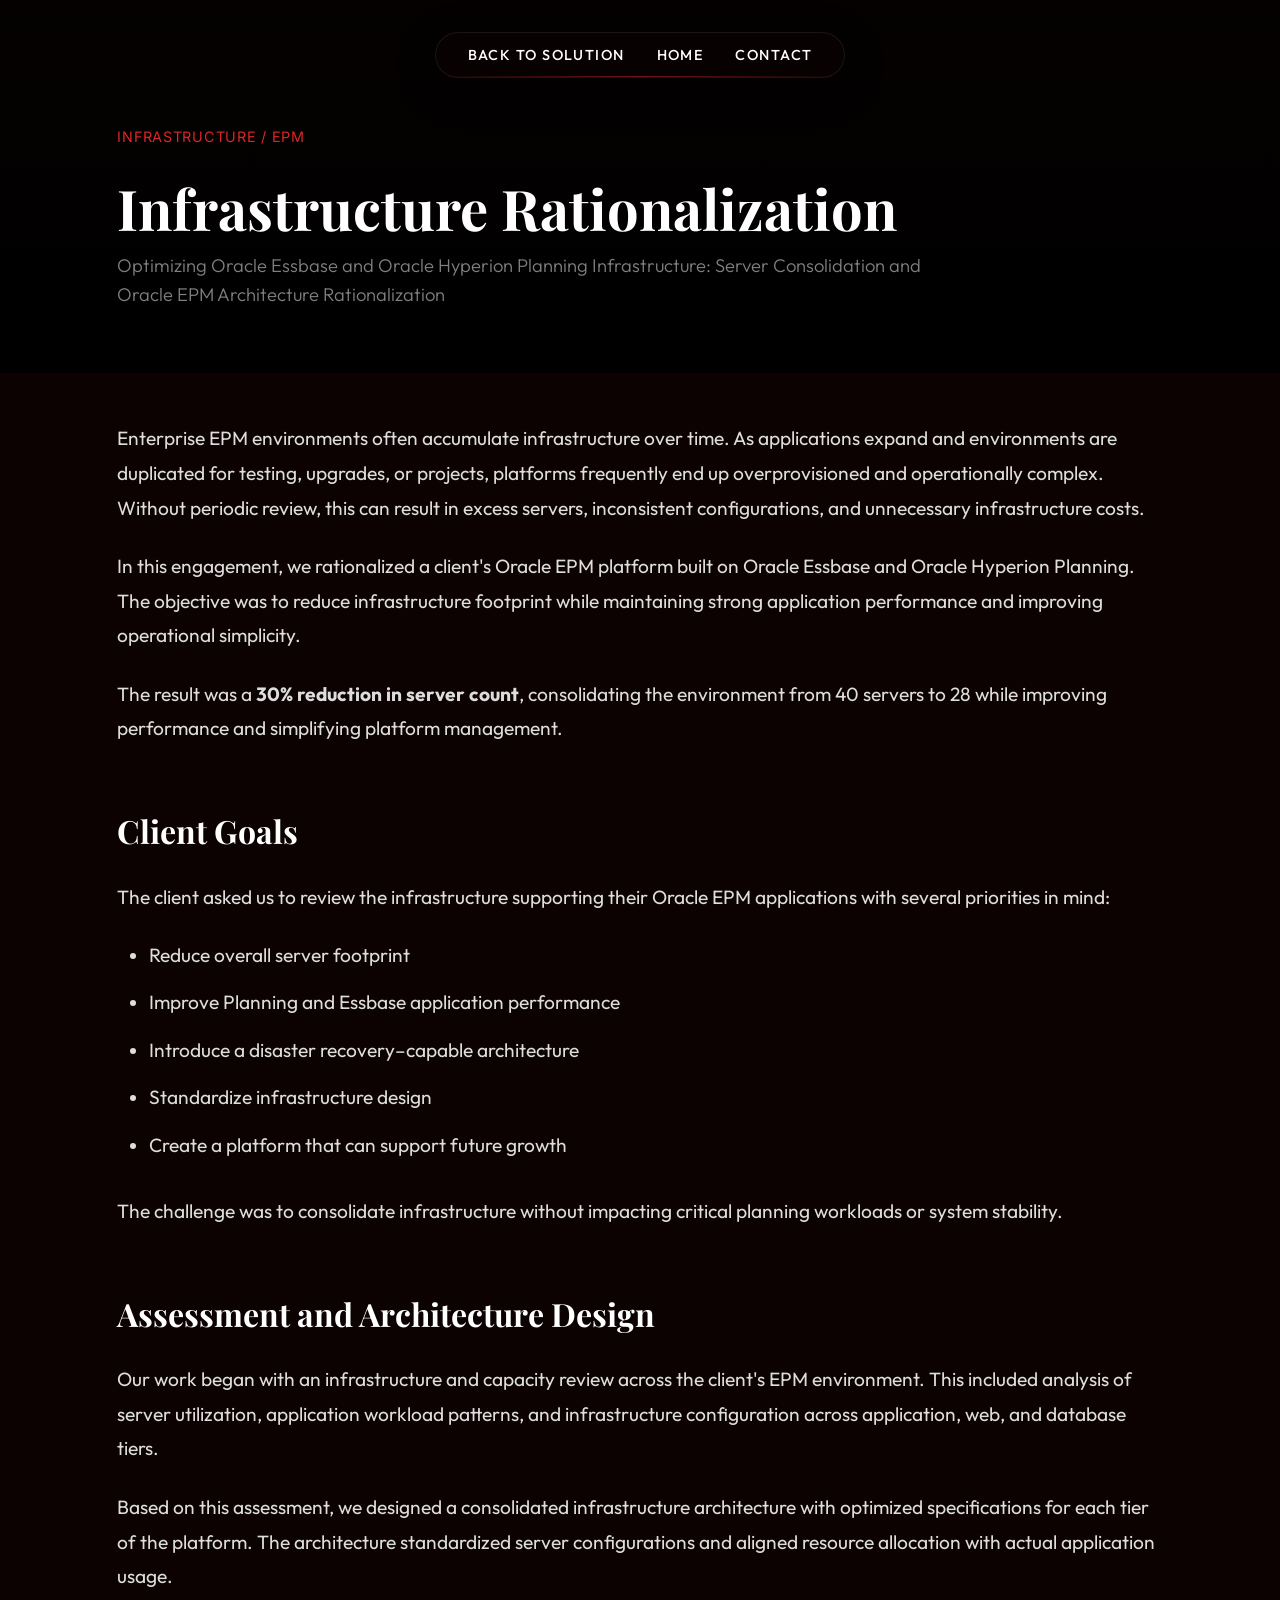
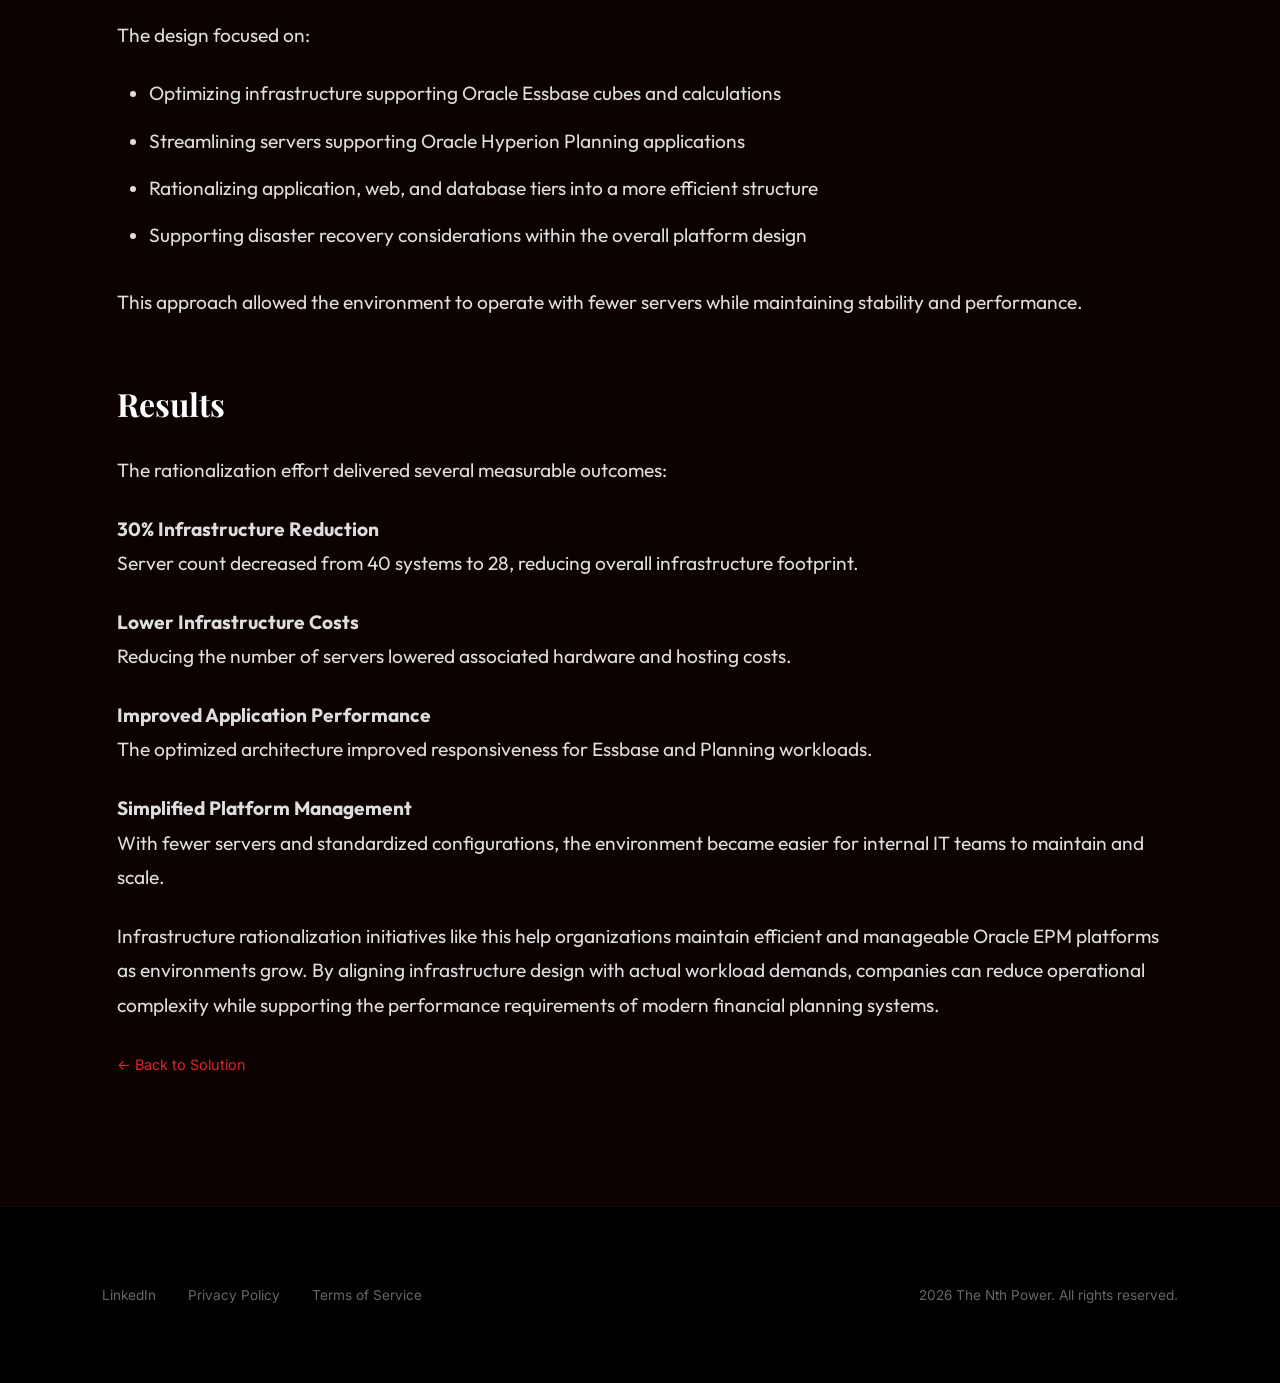
<file: blog/infrastructure-rationalization.html>
<!DOCTYPE html>
<html lang="en">

<head>
    <!-- Umami Analytics -->
    <script defer src="https://cloud.umami.is/script.js" data-website-id="a9f24cfc-6b35-4907-9dc0-ea8528d85a35"></script>
    <meta charset="UTF-8">
    <meta name="viewport" content="width=device-width, initial-scale=1.0">
    <meta name="description"
        content="How The Nth Power rationalized an Oracle EPM platform built on Essbase and Hyperion Planning, reducing servers from 40 to 28 while improving performance and simplifying management.">
    <link rel="canonical" href="https://www.thenthpower.com/blog/infrastructure-rationalization">
    <meta property="og:title" content="Architecture Rationalization Case Study | The Nth Power">
    <meta property="og:description"
        content="Case study: Learn how The Nth Power streamlined an Oracle EPM platform, reducing server footprint by 30% while dramatically increasing application speed and disaster recovery readiness.">
    <meta property="og:url" content="https://www.thenthpower.com/blog/infrastructure-rationalization">
    <meta property="og:type" content="article">
    <meta property="og:site_name" content="The Nth Power">
    <meta property="og:image" content="https://www.thenthpower.com/img/OG-TAG-The-Nth-Power.png">
    <title>Architecture Rationalization Case Study | The Nth Power</title>
    <link rel="preconnect" href="https://fonts.googleapis.com">
    <link rel="preconnect" href="https://fonts.gstatic.com" crossorigin>
    <link
        href="https://fonts.googleapis.com/css2?family=Outfit:wght@300;400;700&family=Playfair+Display:ital,wght@0,400;0,700;1,400&family=Inter:wght@300;400;500;600&display=swap"
        rel="stylesheet">
    <link rel="stylesheet" href="../css/style.css">
    <link rel="icon" type="image/png" href="../img/The-Nth-Power-Favicon.png">
    <link rel="stylesheet" href="../css/blog.css">
    <meta name="robots" content="index, follow">
    <script type="application/ld+json">
{
  "@context": "https://schema.org",
  "@type": "Article",
  "headline": "Architecture Rationalization Case Study",
  "description": "How The Nth Power streamlined an Oracle EPM platform, reducing server footprint by 30% while dramatically increasing application speed and disaster recovery readiness.",
  "publisher": {
    "@type": "Organization",
    "name": "The Nth Power Inc.",
    "logo": { "@type": "ImageObject", "url": "https://www.thenthpower.com/img/The-Nth-Power-Logo.png" }
  },
  "url": "https://www.thenthpower.com/blog/infrastructure-rationalization",
  "datePublished": "2026-04-06",
  "dateModified": "2026-04-06",
  "author": {
    "@type": "Organization",
    "name": "The Nth Power Inc."
  },
  "mainEntityOfPage": {
    "@type": "WebPage",
    "@id": "https://www.thenthpower.com/blog/infrastructure-rationalization"
  }
}
</script>
<script type="application/ld+json">
{
  "@context": "https://schema.org",
  "@type": "BreadcrumbList",
  "itemListElement": [
    { "@type": "ListItem", "position": 1, "name": "Home", "item": "https://www.thenthpower.com/" },
    { "@type": "ListItem", "position": 2, "name": "Solutions", "item": "https://www.thenthpower.com/#solutions" },
    { "@type": "ListItem", "position": 3, "name": "Architecture Rationalization", "item": "https://www.thenthpower.com/blog/infrastructure-rationalization" }
  ]
}
</script>
</head>

<body>
    <div class="noise-overlay"></div>

    <nav class="floating-nav">
        <div class="nav-pill">
            <a href="../solutions/infrastructure.html" class="nav-item">Back to Solution</a>
            <a href="../index.html" class="nav-item">Home</a>
            <a href="../index.html#contact" class="nav-item">Contact</a>
        </div>
    </nav>

    <article>
        <header class="blog-post-header">
            <div class="container" style="max-width: 1250px;">
                <span class="blog-post-meta">Infrastructure / EPM</span>
                <h1>Infrastructure Rationalization</h1>
                <h2>Optimizing Oracle Essbase and Oracle Hyperion Planning Infrastructure: Server Consolidation and Oracle EPM Architecture Rationalization</h2>
            </div>
        </header>

        <div class="container blog-post-content">
            <p>Enterprise EPM environments often accumulate infrastructure over time. As applications expand and environments are duplicated for testing, upgrades, or projects, platforms frequently end up overprovisioned and operationally complex. Without periodic review, this can result in excess servers, inconsistent configurations, and unnecessary infrastructure costs.</p>

            <p>In this engagement, we rationalized a client's Oracle EPM platform built on Oracle Essbase and Oracle Hyperion Planning. The objective was to reduce infrastructure footprint while maintaining strong application performance and improving operational simplicity.</p>

            <p>The result was a <strong>30% reduction in server count</strong>, consolidating the environment from 40 servers to 28 while improving performance and simplifying platform management.</p>

            <h3>Client Goals</h3>
            <p>The client asked us to review the infrastructure supporting their Oracle EPM applications with several priorities in mind:</p>
            <ul>
                <li>Reduce overall server footprint</li>
                <li>Improve Planning and Essbase application performance</li>
                <li>Introduce a disaster recovery&ndash;capable architecture</li>
                <li>Standardize infrastructure design</li>
                <li>Create a platform that can support future growth</li>
            </ul>
            <p>The challenge was to consolidate infrastructure without impacting critical planning workloads or system stability.</p>

            <h3>Assessment and Architecture Design</h3>
            <p>Our work began with an infrastructure and capacity review across the client's EPM environment. This included analysis of server utilization, application workload patterns, and infrastructure configuration across application, web, and database tiers.</p>

            <p>Based on this assessment, we designed a consolidated infrastructure architecture with optimized specifications for each tier of the platform. The architecture standardized server configurations and aligned resource allocation with actual application usage.</p>

            <p>The design focused on:</p>
            <ul>
                <li>Optimizing infrastructure supporting Oracle Essbase cubes and calculations</li>
                <li>Streamlining servers supporting Oracle Hyperion Planning applications</li>
                <li>Rationalizing application, web, and database tiers into a more efficient structure</li>
                <li>Supporting disaster recovery considerations within the overall platform design</li>
            </ul>
            <p>This approach allowed the environment to operate with fewer servers while maintaining stability and performance.</p>

            <h3>Results</h3>
            <p>The rationalization effort delivered several measurable outcomes:</p>

            <p><strong>30% Infrastructure Reduction</strong><br>Server count decreased from 40 systems to 28, reducing overall infrastructure footprint.</p>

            <p><strong>Lower Infrastructure Costs</strong><br>Reducing the number of servers lowered associated hardware and hosting costs.</p>

            <p><strong>Improved Application Performance</strong><br>The optimized architecture improved responsiveness for Essbase and Planning workloads.</p>

            <p><strong>Simplified Platform Management</strong><br>With fewer servers and standardized configurations, the environment became easier for internal IT teams to maintain and scale.</p>

            <p>Infrastructure rationalization initiatives like this help organizations maintain efficient and manageable Oracle EPM platforms as environments grow. By aligning infrastructure design with actual workload demands, companies can reduce operational complexity while supporting the performance requirements of modern financial planning systems.</p>

            <a href="../solutions/infrastructure.html" class="back-link">&larr; Back to Solution</a>
        </div>
    </article>


    <footer class="main-footer">
        <div class="container footer-bottom">
            <div class="social-links">
                <a href="https://www.linkedin.com/company/the-nth-power-inc." target="_blank">LinkedIn</a>
                <a href="../privacy-policy.html">Privacy Policy</a>
                <a href="../terms-of-service.html">Terms of Service</a>
            </div>
            <span>2026 The Nth Power. All rights reserved.</span>
        </div>
    </footer>
</body>

</html>
</file>
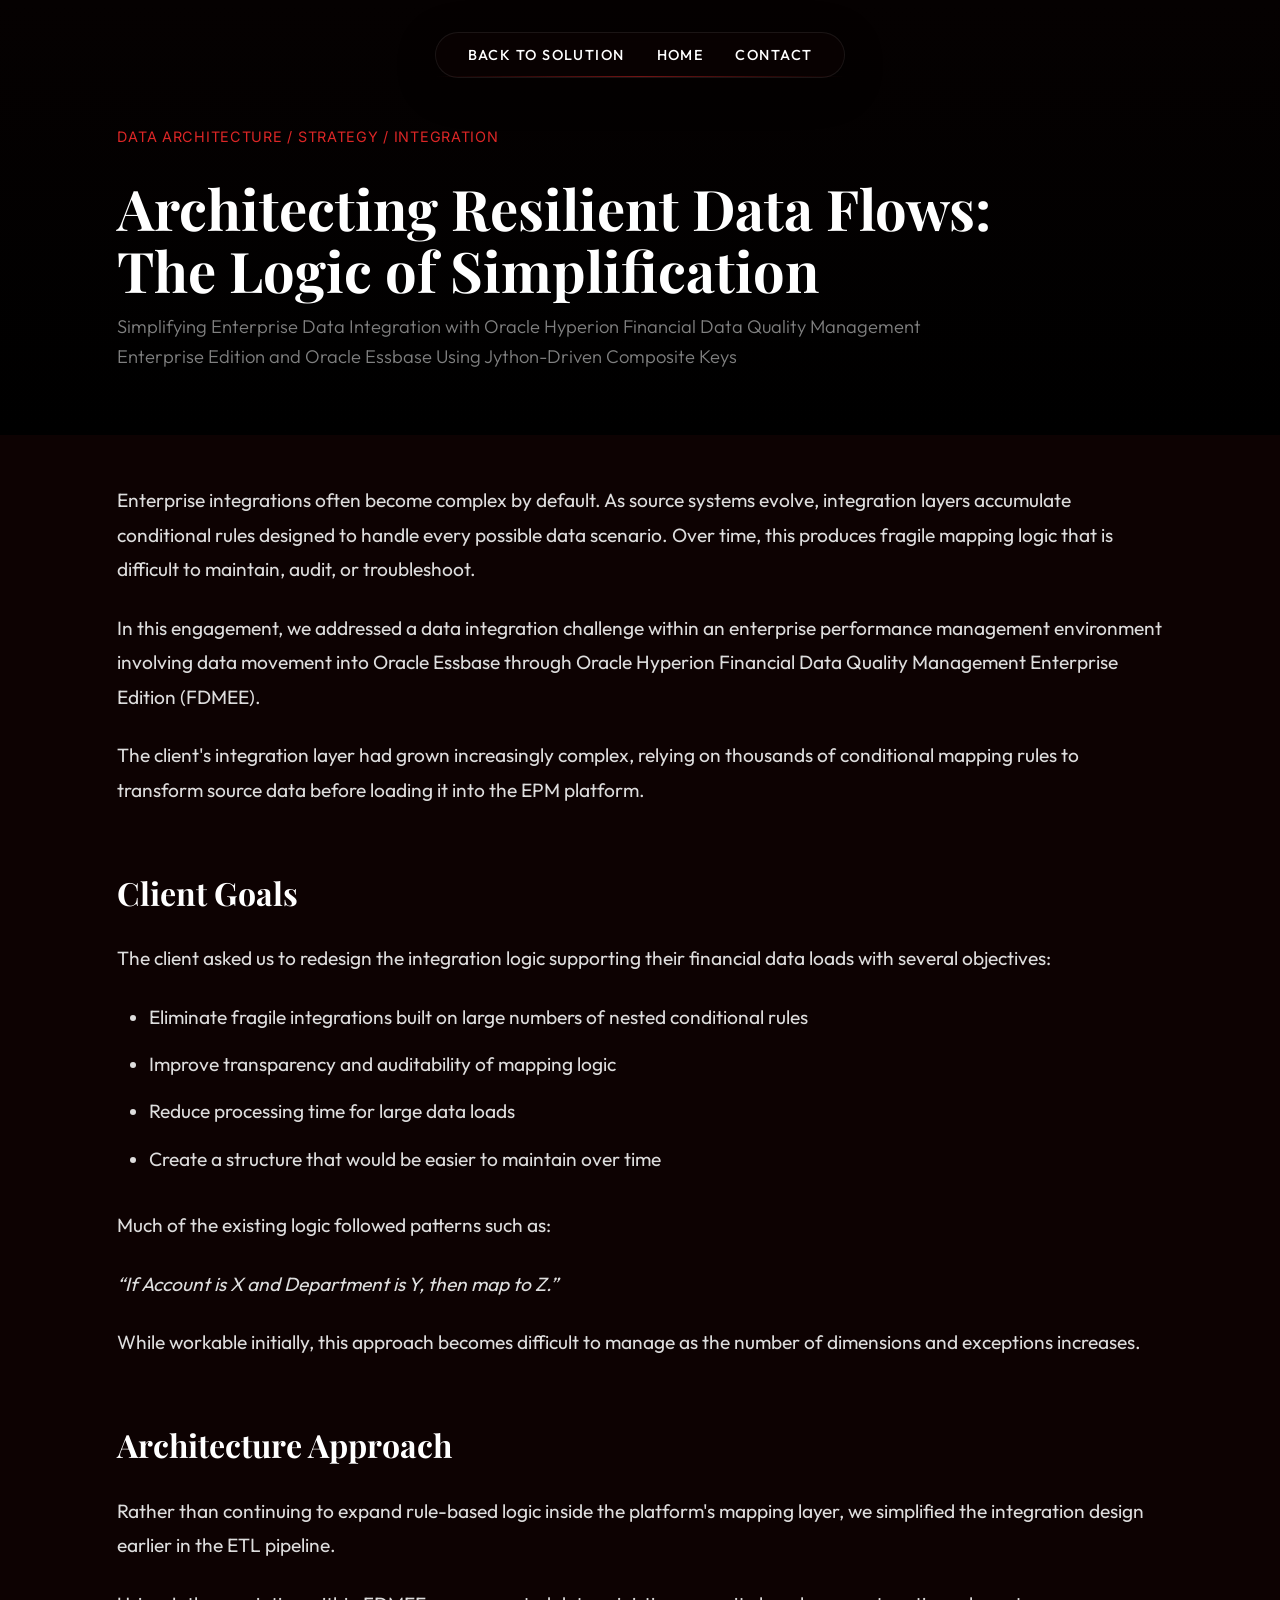
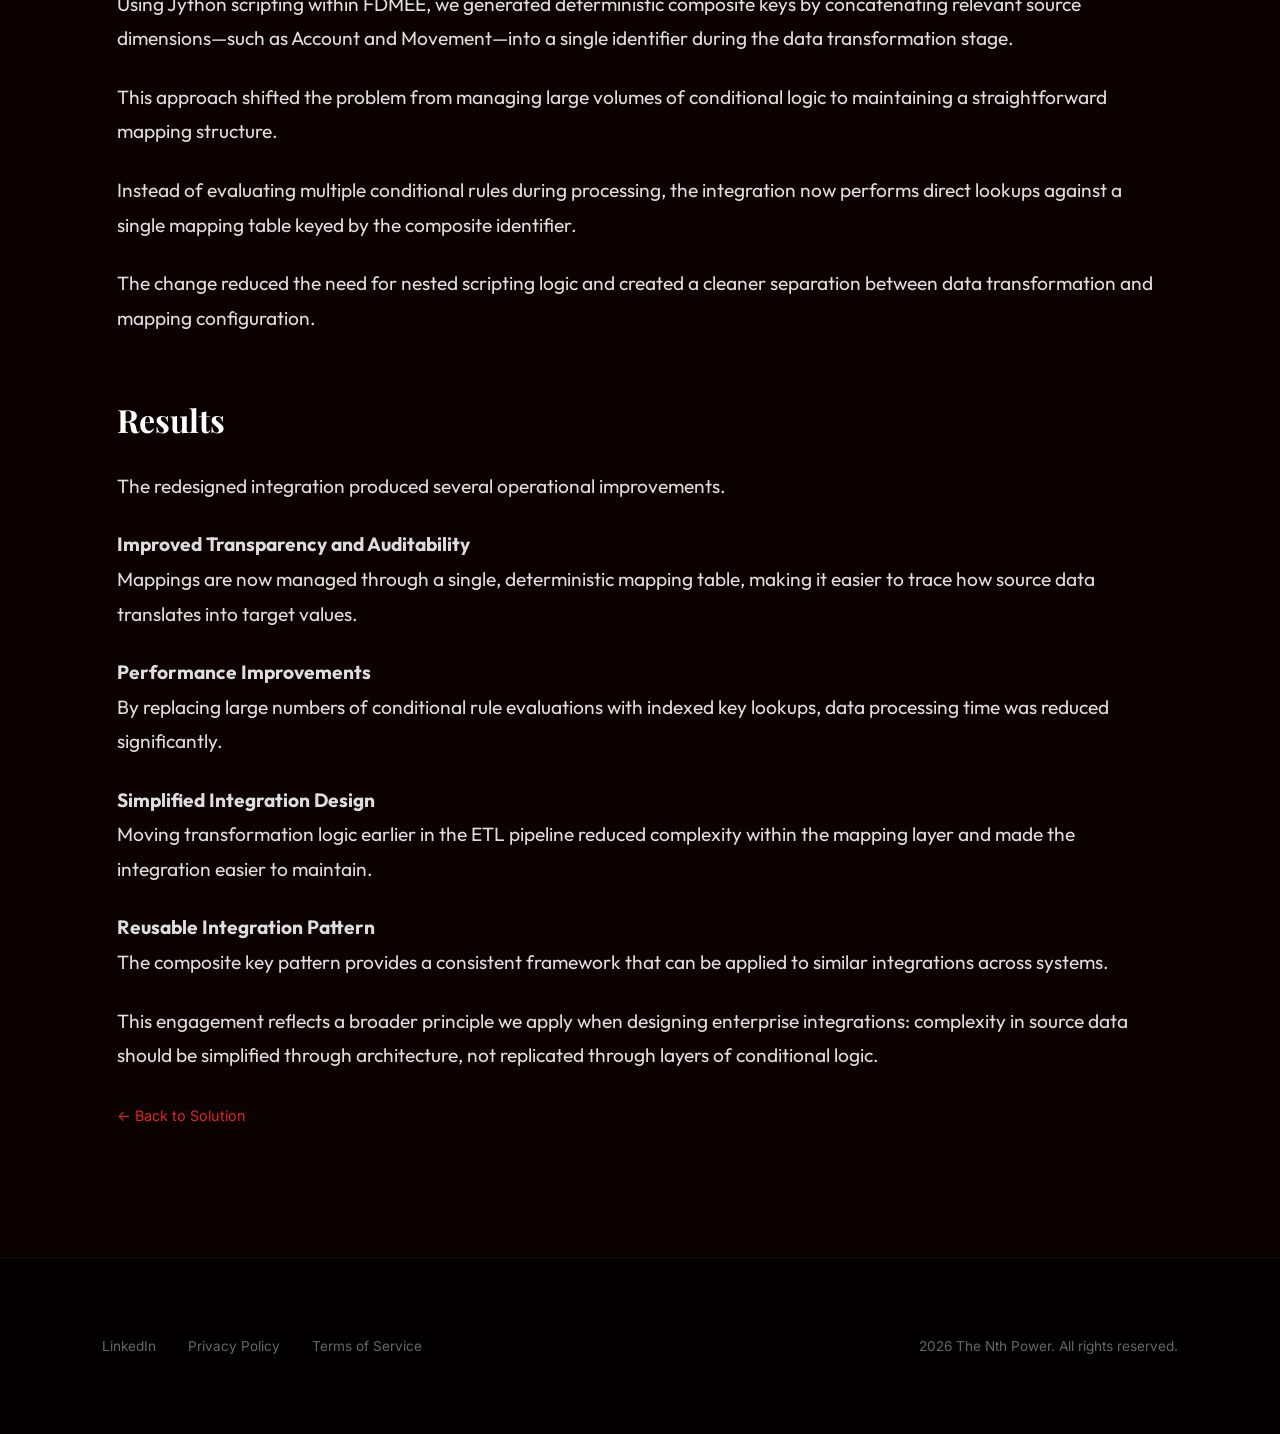
<file: blog/jython-fdmee-concat.html>
<!DOCTYPE html>
<html lang="en">

<head>
    <!-- Umami Analytics -->
    <script defer src="https://cloud.umami.is/script.js" data-website-id="a9f24cfc-6b35-4907-9dc0-ea8528d85a35"></script>
    <meta charset="UTF-8">
    <meta name="viewport" content="width=device-width, initial-scale=1.0">
    <meta name="description"
        content="Case study: A practical guide to cleaner FDMEE scripts, demonstrating how The Nth Power uses Jython to create deterministic composite keys for improved integration performance.">
    <link rel="canonical" href="https://www.thenthpower.com/blog/jython-fdmee-concat">
    <meta property="og:title" content="Jython FDMEE Data Flows Case Study | The Nth Power">
    <meta property="og:description"
        content="Case study: A practical guide to cleaner FDMEE scripts, demonstrating how The Nth Power uses Jython to create deterministic composite keys for improved integration performance.">
    <meta property="og:url" content="https://www.thenthpower.com/blog/jython-fdmee-concat">
    <meta property="og:type" content="article">
    <meta property="og:site_name" content="The Nth Power">
    <meta property="og:image" content="https://www.thenthpower.com/img/OG-TAG-The-Nth-Power.png">
    <title>Jython FDMEE Data Flows Case Study | The Nth Power</title>
    <link rel="preconnect" href="https://fonts.googleapis.com">
    <link rel="preconnect" href="https://fonts.gstatic.com" crossorigin>
    <link
        href="https://fonts.googleapis.com/css2?family=Outfit:wght@300;400;700&family=Playfair+Display:ital,wght@0,400;0,700;1,400&family=Inter:wght@300;400;500;600&display=swap"
        rel="stylesheet">
    <link rel="stylesheet" href="../css/style.css">
    <link rel="icon" type="image/png" href="../img/The-Nth-Power-Favicon.png">
    <link rel="stylesheet" href="../css/blog.css">
    <meta name="robots" content="index, follow">
    <script type="application/ld+json">
{
  "@context": "https://schema.org",
  "@type": "Article",
  "headline": "Jython FDMEE Data Flows Case Study",
  "description": "A practical guide to cleaner FDMEE scripts, demonstrating how The Nth Power uses Jython to create deterministic composite keys for improved integration performance.",
  "publisher": {
    "@type": "Organization",
    "name": "The Nth Power Inc.",
    "logo": { "@type": "ImageObject", "url": "https://www.thenthpower.com/img/The-Nth-Power-Logo.png" }
  },
  "url": "https://www.thenthpower.com/blog/jython-fdmee-concat",
  "datePublished": "2026-04-06",
  "dateModified": "2026-04-06",
  "author": {
    "@type": "Organization",
    "name": "The Nth Power Inc."
  },
  "mainEntityOfPage": {
    "@type": "WebPage",
    "@id": "https://www.thenthpower.com/blog/jython-fdmee-concat"
  }
}
</script>
<script type="application/ld+json">
{
  "@context": "https://schema.org",
  "@type": "BreadcrumbList",
  "itemListElement": [
    { "@type": "ListItem", "position": 1, "name": "Home", "item": "https://www.thenthpower.com/" },
    { "@type": "ListItem", "position": 2, "name": "Solutions", "item": "https://www.thenthpower.com/#solutions" },
    { "@type": "ListItem", "position": 3, "name": "Jython FDMEE Data Flows", "item": "https://www.thenthpower.com/blog/jython-fdmee-concat" }
  ]
}
</script>
</head>

<body>
    <div class="noise-overlay"></div>

    <nav class="floating-nav">
        <div class="nav-pill">
            <a href="../solutions/data-integration.html" class="nav-item">Back to Solution</a>
            <a href="../index.html" class="nav-item">Home</a>
            <a href="../index.html#contact" class="nav-item">Contact</a>
        </div>
    </nav>

    <article>
        <header class="blog-post-header">
            <div class="container" style="max-width: 1250px;">
                <span class="blog-post-meta">Data Architecture / Strategy / Integration</span>
                <h1>Architecting Resilient Data Flows:<span style="display:block">The Logic of Simplification</span></h1>
                <h2>Simplifying Enterprise Data Integration with Oracle Hyperion Financial Data Quality Management Enterprise Edition and Oracle Essbase Using Jython-Driven Composite Keys</h2>
            </div>
        </header>

        <div class="container blog-post-content">
            <p>Enterprise integrations often become complex by default. As source systems evolve, integration layers accumulate conditional rules designed to handle every possible data scenario. Over time, this produces fragile mapping logic that is difficult to maintain, audit, or troubleshoot.</p>

            <p>In this engagement, we addressed a data integration challenge within an enterprise performance management environment involving data movement into Oracle Essbase through Oracle Hyperion Financial Data Quality Management Enterprise Edition (FDMEE).</p>

            <p>The client's integration layer had grown increasingly complex, relying on thousands of conditional mapping rules to transform source data before loading it into the EPM platform.</p>

            <h3>Client Goals</h3>
            <p>The client asked us to redesign the integration logic supporting their financial data loads with several objectives:</p>
            <ul>
                <li>Eliminate fragile integrations built on large numbers of nested conditional rules</li>
                <li>Improve transparency and auditability of mapping logic</li>
                <li>Reduce processing time for large data loads</li>
                <li>Create a structure that would be easier to maintain over time</li>
            </ul>
            <p>Much of the existing logic followed patterns such as:</p>
            <p><em>&ldquo;If Account is X and Department is Y, then map to Z.&rdquo;</em></p>
            <p>While workable initially, this approach becomes difficult to manage as the number of dimensions and exceptions increases.</p>

            <h3>Architecture Approach</h3>
            <p>Rather than continuing to expand rule-based logic inside the platform's mapping layer, we simplified the integration design earlier in the ETL pipeline.</p>

            <p>Using Jython scripting within FDMEE, we generated deterministic composite keys by concatenating relevant source dimensions&mdash;such as Account and Movement&mdash;into a single identifier during the data transformation stage.</p>

            <p>This approach shifted the problem from managing large volumes of conditional logic to maintaining a straightforward mapping structure.</p>

            <p>Instead of evaluating multiple conditional rules during processing, the integration now performs direct lookups against a single mapping table keyed by the composite identifier.</p>

            <p>The change reduced the need for nested scripting logic and created a cleaner separation between data transformation and mapping configuration.</p>

            <h3>Results</h3>
            <p>The redesigned integration produced several operational improvements.</p>

            <p><strong>Improved Transparency and Auditability</strong><br>Mappings are now managed through a single, deterministic mapping table, making it easier to trace how source data translates into target values.</p>

            <p><strong>Performance Improvements</strong><br>By replacing large numbers of conditional rule evaluations with indexed key lookups, data processing time was reduced significantly.</p>

            <p><strong>Simplified Integration Design</strong><br>Moving transformation logic earlier in the ETL pipeline reduced complexity within the mapping layer and made the integration easier to maintain.</p>

            <p><strong>Reusable Integration Pattern</strong><br>The composite key pattern provides a consistent framework that can be applied to similar integrations across systems.</p>

            <p>This engagement reflects a broader principle we apply when designing enterprise integrations: complexity in source data should be simplified through architecture, not replicated through layers of conditional logic.</p>

            <a href="../solutions/data-integration.html" class="back-link">&larr; Back to Solution</a>
        </div>
    </article>


    <footer class="main-footer">
        <div class="container footer-bottom">
            <div class="social-links">
                <a href="https://www.linkedin.com/company/the-nth-power-inc." target="_blank">LinkedIn</a>
                <a href="../privacy-policy.html">Privacy Policy</a>
                <a href="../terms-of-service.html">Terms of Service</a>
            </div>
            <span>2026 The Nth Power. All rights reserved.</span>
        </div>
    </footer>
</body>

</html>
</file>
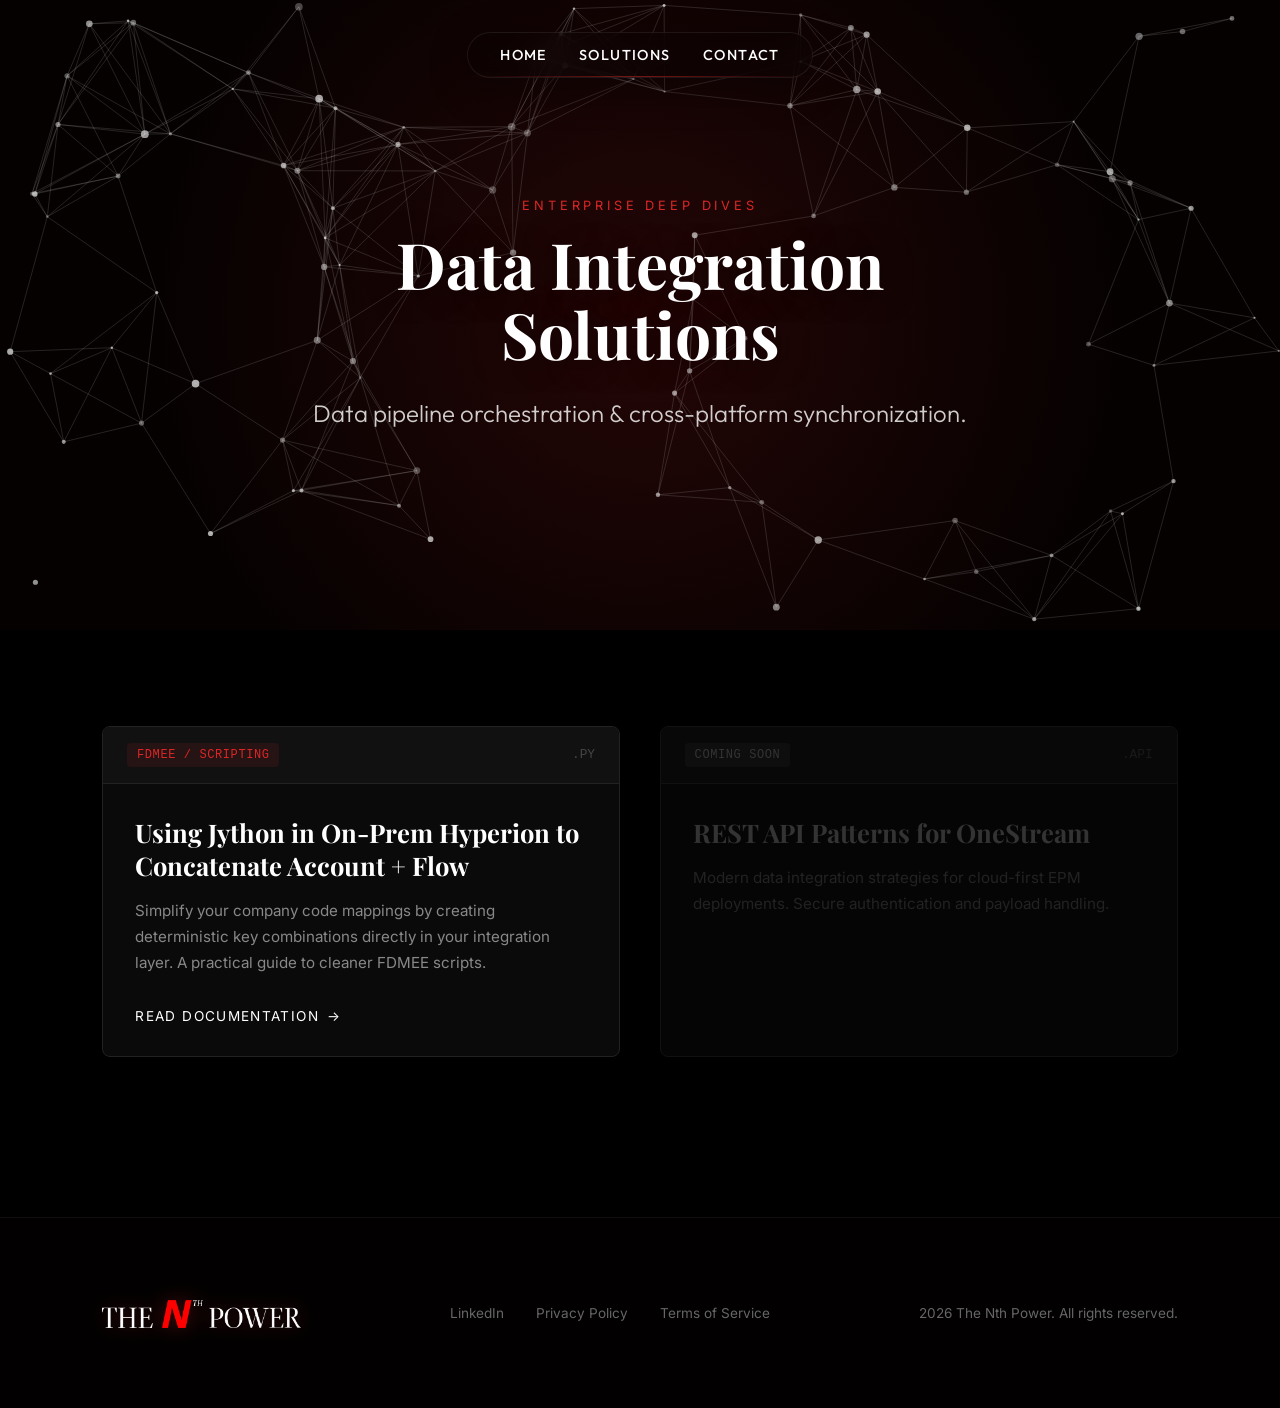
<file: solutions/data-integration.html>
<!DOCTYPE html>
<html lang="en">

<head>
    <!-- Umami Analytics -->
    <script defer src="https://cloud.umami.is/script.js" data-website-id="a9f24cfc-6b35-4907-9dc0-ea8528d85a35"></script>
    <meta charset="UTF-8">
    <meta name="viewport" content="width=device-width, initial-scale=1.0">
    <meta name="description"
        content="Transform fragmented data silos into a unified source of truth with our seamless ETL and Data Integration solutions for ERPs and HRIS platforms.">
    <link rel="canonical" href="https://www.thenthpower.com/solutions/data-integration">
    <meta property="og:title" content="Enterprise Data Integration | The Nth Power">
    <meta property="og:description"
        content="Transform fragmented data silos into a unified source of truth with our seamless ETL and Data Integration solutions for ERPs and HRIS platforms.">
    <meta property="og:url" content="https://www.thenthpower.com/solutions/data-integration">
    <meta property="og:type" content="website">
    <meta property="og:site_name" content="The Nth Power">
    <meta property="og:image" content="https://www.thenthpower.com/img/OG-TAG-The-Nth-Power.png">
    <title>Enterprise Data Integration | The Nth Power</title>
    <link rel="preconnect" href="https://fonts.googleapis.com">
    <link rel="preconnect" href="https://fonts.gstatic.com" crossorigin>
    <link
        href="https://fonts.googleapis.com/css2?family=Outfit:wght@300;400;700&family=Playfair+Display:ital,wght@0,400;0,700;1,400&family=Inter:wght@300;400;500;600&display=swap"
        rel="stylesheet">
    <link rel="stylesheet" href="../css/style.css">
    <link rel="icon" type="image/png" href="../img/The-Nth-Power-Favicon.png">
    <link rel="stylesheet" href="../css/solution.css">
    <meta name="robots" content="index, follow">
    <script type="application/ld+json">
{
  "@context": "https://schema.org",
  "@type": "WebPage",
  "name": "Enterprise Data Integration | The Nth Power",
  "description": "Transform fragmented data silos into a unified source of truth with our seamless ETL and Data Integration solutions for ERPs and HRIS platforms.",
  "url": "https://www.thenthpower.com/solutions/data-integration",
  "publisher": {
    "@type": "Organization",
    "name": "The Nth Power Inc.",
    "logo": "https://www.thenthpower.com/img/The-Nth-Power-Logo.png"
  }
}
</script>
<script type="application/ld+json">
{
  "@context": "https://schema.org",
  "@type": "BreadcrumbList",
  "itemListElement": [
    { "@type": "ListItem", "position": 1, "name": "Home", "item": "https://www.thenthpower.com/" },
    { "@type": "ListItem", "position": 2, "name": "Solutions", "item": "https://www.thenthpower.com/#solutions" },
    { "@type": "ListItem", "position": 3, "name": "Data Integration", "item": "https://www.thenthpower.com/solutions/data-integration" }
  ]
}
</script>
</head>

<body>
    <!-- Noise Texture Overlay -->
    <div class="noise-overlay"></div>

    <!-- Navigation -->
    <nav class="floating-nav">
        <div class="nav-pill">
            <a href="../index.html" class="nav-item">Home</a>
            <a href="../index.html#solutions" class="nav-item">Solutions</a>
            <a href="../index.html#contact" class="nav-item">Contact</a>
        </div>
    </nav>

    <header class="solution-hero">
        <div class="solution-hero-bg"></div>
        <div class="solution-hero-content">
            <span class="section-tag" style="margin-bottom: 1rem; display: block;">ENTERPRISE DEEP DIVES</span>
            <h1 class="solution-title">Data Integration<span style="display:block">Solutions</span></h1>
            <h2 class="solution-subtitle">Data pipeline orchestration &amp; cross-platform synchronization.</h2>
        </div>
        <canvas id="hero-canvas"
            style="position: absolute; top: 0; left: 0; width: 100%; height: 100%; z-index: 2; pointer-events: none; opacity: 0.85;"></canvas>
    </header>

    <!-- Blog / Case Studies -->
    <section class="insights-section">
        <div class="container">
            <div class="blog-grid">
                <!-- Blog Card 1 -->
                <a href="../blog/jython-fdmee-concat.html"
                    style="text-decoration: none; display: block; height: 100%;">
                    <div class="tech-card">
                        <div class="tech-card-header">
                            <span class="tech-badge">FDMEE / SCRIPTING</span>
                            <span style="font-family: 'Consolas', monospace; color: #444; font-size: 0.8rem;">.PY</span>
                        </div>
                        <div class="tech-content">
                            <h3 class="card-title">Using Jython in On-Prem Hyperion to Concatenate Account + Flow</h3>
                            <p class="tech-excerpt">
                                Simplify your company code mappings by creating deterministic key combinations directly
                                in your integration layer. A practical guide to cleaner FDMEE scripts.
                            </p>
                            <div class="read-action">
                                Read Documentation <span>&rarr;</span>
                            </div>
                        </div>
                    </div>
                </a>

                <!-- Placeholder Card 2 -->
                <div class="tech-card" style="opacity: 0.5; cursor: default;">
                    <div class="tech-card-header">
                        <span class="tech-badge" style="background: rgba(255,255,255,0.05); color: #666;">COMING
                            SOON</span>
                        <span style="font-family: 'Consolas', monospace; color: #333; font-size: 0.8rem;">.API</span>
                    </div>
                    <div class="tech-content">
                        <h3 class="card-title" style="color: #666;">REST API Patterns for OneStream</h3>
                        <p class="tech-excerpt" style="color: #444;">
                            Modern data integration strategies for cloud-first EPM deployments. Secure authentication
                            and payload handling.
                        </p>
                    </div>
                </div>
            </div>
        </div>
    </section>

    <footer class="main-footer">
        <div class="container footer-bottom">
            <img src="../img/The-Nth-Power-Logo.png" alt="The Nth Power" class="footer-tiny-logo">
            <div class="social-links">
                <a href="https://www.linkedin.com/company/the-nth-power-inc." target="_blank">LinkedIn</a>
                <a href="../privacy-policy.html">Privacy Policy</a>
                <a href="../terms-of-service.html">Terms of Service</a>
            </div>
            <span>2026 The Nth Power. All rights reserved.</span>
        </div>
    </footer>

    <script defer src="../js/solution-particles.js"></script>
</body>

</html>
</file>
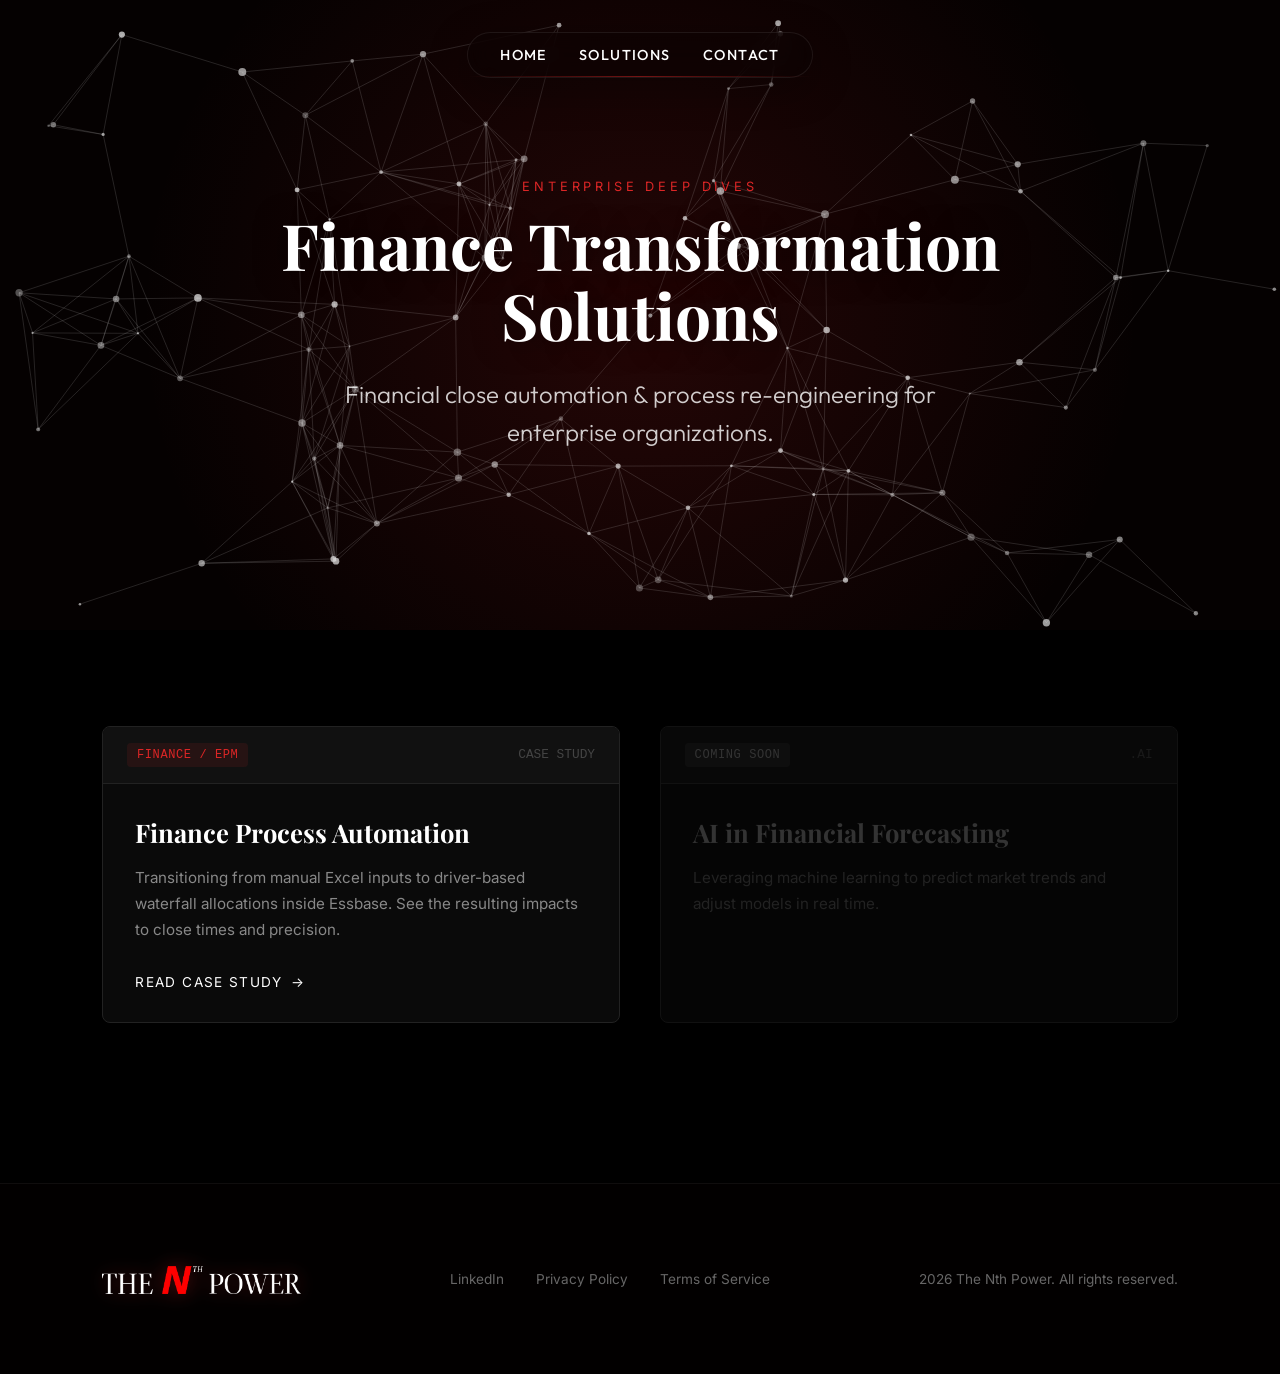
<file: solutions/finance-transformation.html>
<!DOCTYPE html>
<html lang="en">

<head>
    <!-- Umami Analytics -->
    <script defer src="https://cloud.umami.is/script.js" data-website-id="a9f24cfc-6b35-4907-9dc0-ea8528d85a35"></script>
    <meta charset="UTF-8">
    <meta name="viewport" content="width=device-width, initial-scale=1.0">
    <meta name="description"
        content="Modernize your financial operations with The Nth Power's Finance Transformation solutions, focusing on process automation and integrated EPM workflows.">
    <link rel="canonical" href="https://www.thenthpower.com/solutions/finance-transformation">
    <meta property="og:title" content="Finance Transformation | The Nth Power">
    <meta property="og:description"
        content="Modernize your financial operations with The Nth Power's Finance Transformation solutions, focusing on process automation and integrated EPM workflows.">
    <meta property="og:url" content="https://www.thenthpower.com/solutions/finance-transformation">
    <meta property="og:type" content="website">
    <meta property="og:site_name" content="The Nth Power">
    <meta property="og:image" content="https://www.thenthpower.com/img/OG-TAG-The-Nth-Power.png">
    <title>Finance Transformation | The Nth Power</title>
    <link rel="preconnect" href="https://fonts.googleapis.com">
    <link rel="preconnect" href="https://fonts.gstatic.com" crossorigin>
    <link
        href="https://fonts.googleapis.com/css2?family=Outfit:wght@300;400;700&family=Playfair+Display:ital,wght@0,400;0,700;1,400&family=Inter:wght@300;400;500;600&display=swap"
        rel="stylesheet">
    <link rel="stylesheet" href="../css/style.css">
    <link rel="icon" type="image/png" href="../img/The-Nth-Power-Favicon.png">
    <link rel="stylesheet" href="../css/solution.css">
    <meta name="robots" content="index, follow">
    <script type="application/ld+json">
{
  "@context": "https://schema.org",
  "@type": "WebPage",
  "name": "Finance Transformation | The Nth Power",
  "description": "Modernize your financial operations with The Nth Power's Finance Transformation solutions, focusing on process automation and integrated EPM workflows.",
  "url": "https://www.thenthpower.com/solutions/finance-transformation",
  "publisher": {
    "@type": "Organization",
    "name": "The Nth Power Inc.",
    "logo": "https://www.thenthpower.com/img/The-Nth-Power-Logo.png"
  }
}
</script>
<script type="application/ld+json">
{
  "@context": "https://schema.org",
  "@type": "BreadcrumbList",
  "itemListElement": [
    { "@type": "ListItem", "position": 1, "name": "Home", "item": "https://www.thenthpower.com/" },
    { "@type": "ListItem", "position": 2, "name": "Solutions", "item": "https://www.thenthpower.com/#solutions" },
    { "@type": "ListItem", "position": 3, "name": "Finance Transformation", "item": "https://www.thenthpower.com/solutions/finance-transformation" }
  ]
}
</script>
</head>

<body>
    <!-- Noise Texture Overlay -->
    <div class="noise-overlay"></div>

    <!-- Navigation -->
    <nav class="floating-nav">
        <div class="nav-pill">
            <a href="../index.html" class="nav-item">Home</a>
            <a href="../index.html#solutions" class="nav-item">Solutions</a>
            <a href="../index.html#contact" class="nav-item">Contact</a>
        </div>
    </nav>

    <header class="solution-hero">
        <div class="solution-hero-bg"></div>
        <div class="solution-hero-content">
            <span class="section-tag" style="margin-bottom: 1rem; display: block;">ENTERPRISE DEEP DIVES</span>
            <h1 class="solution-title">Finance Transformation<span style="display:block">Solutions</span></h1>
            <h2 class="solution-subtitle">Financial close automation &amp; process re-engineering for enterprise organizations.</h2>
        </div>
        <canvas id="hero-canvas"
            style="position: absolute; top: 0; left: 0; width: 100%; height: 100%; z-index: 2; pointer-events: none; opacity: 0.85;"></canvas>
    </header>

    <!-- Blog / Case Studies -->
    <section class="insights-section">
        <div class="container">
            <div class="blog-grid">
                <!-- Blog Card 1 -->
                <a href="../blog/finance-process-automation.html"
                    style="text-decoration: none; display: block; height: 100%;">
                    <div class="tech-card">
                        <div class="tech-card-header">
                            <span class="tech-badge">FINANCE / EPM</span>
                            <span style="font-family: 'Consolas', monospace; color: #444; font-size: 0.8rem;">CASE
                                STUDY</span>
                        </div>
                        <div class="tech-content">
                            <h3 class="card-title">Finance Process Automation</h3>
                            <p class="tech-excerpt">
                                Transitioning from manual Excel inputs to driver-based waterfall allocations inside
                                Essbase. See the resulting impacts to close times and precision.
                            </p>
                            <div class="read-action">
                                Read Case Study <span>&rarr;</span>
                            </div>
                        </div>
                    </div>
                </a>

                <!-- Placeholder Card 2 -->
                <div class="tech-card" style="opacity: 0.5; cursor: default;">
                    <div class="tech-card-header">
                        <span class="tech-badge" style="background: rgba(255,255,255,0.05); color: #666;">COMING
                            SOON</span>
                        <span style="font-family: 'Consolas', monospace; color: #333; font-size: 0.8rem;">.AI</span>
                    </div>
                    <div class="tech-content">
                        <h3 class="card-title" style="color: #666;">AI in Financial Forecasting</h3>
                        <p class="tech-excerpt" style="color: #444;">
                            Leveraging machine learning to predict market trends and adjust models in real time.
                        </p>
                    </div>
                </div>
            </div>
        </div>
    </section>

    <footer class="main-footer">
        <div class="container footer-bottom">
            <img src="../img/The-Nth-Power-Logo.png" alt="The Nth Power" class="footer-tiny-logo">
            <div class="social-links">
                <a href="https://www.linkedin.com/company/the-nth-power-inc." target="_blank">LinkedIn</a>
                <a href="../privacy-policy.html">Privacy Policy</a>
                <a href="../terms-of-service.html">Terms of Service</a>
            </div>
            <span>2026 The Nth Power. All rights reserved.</span>
        </div>
    </footer>

    <script defer src="../js/solution-particles.js"></script>
</body>

</html>
</file>
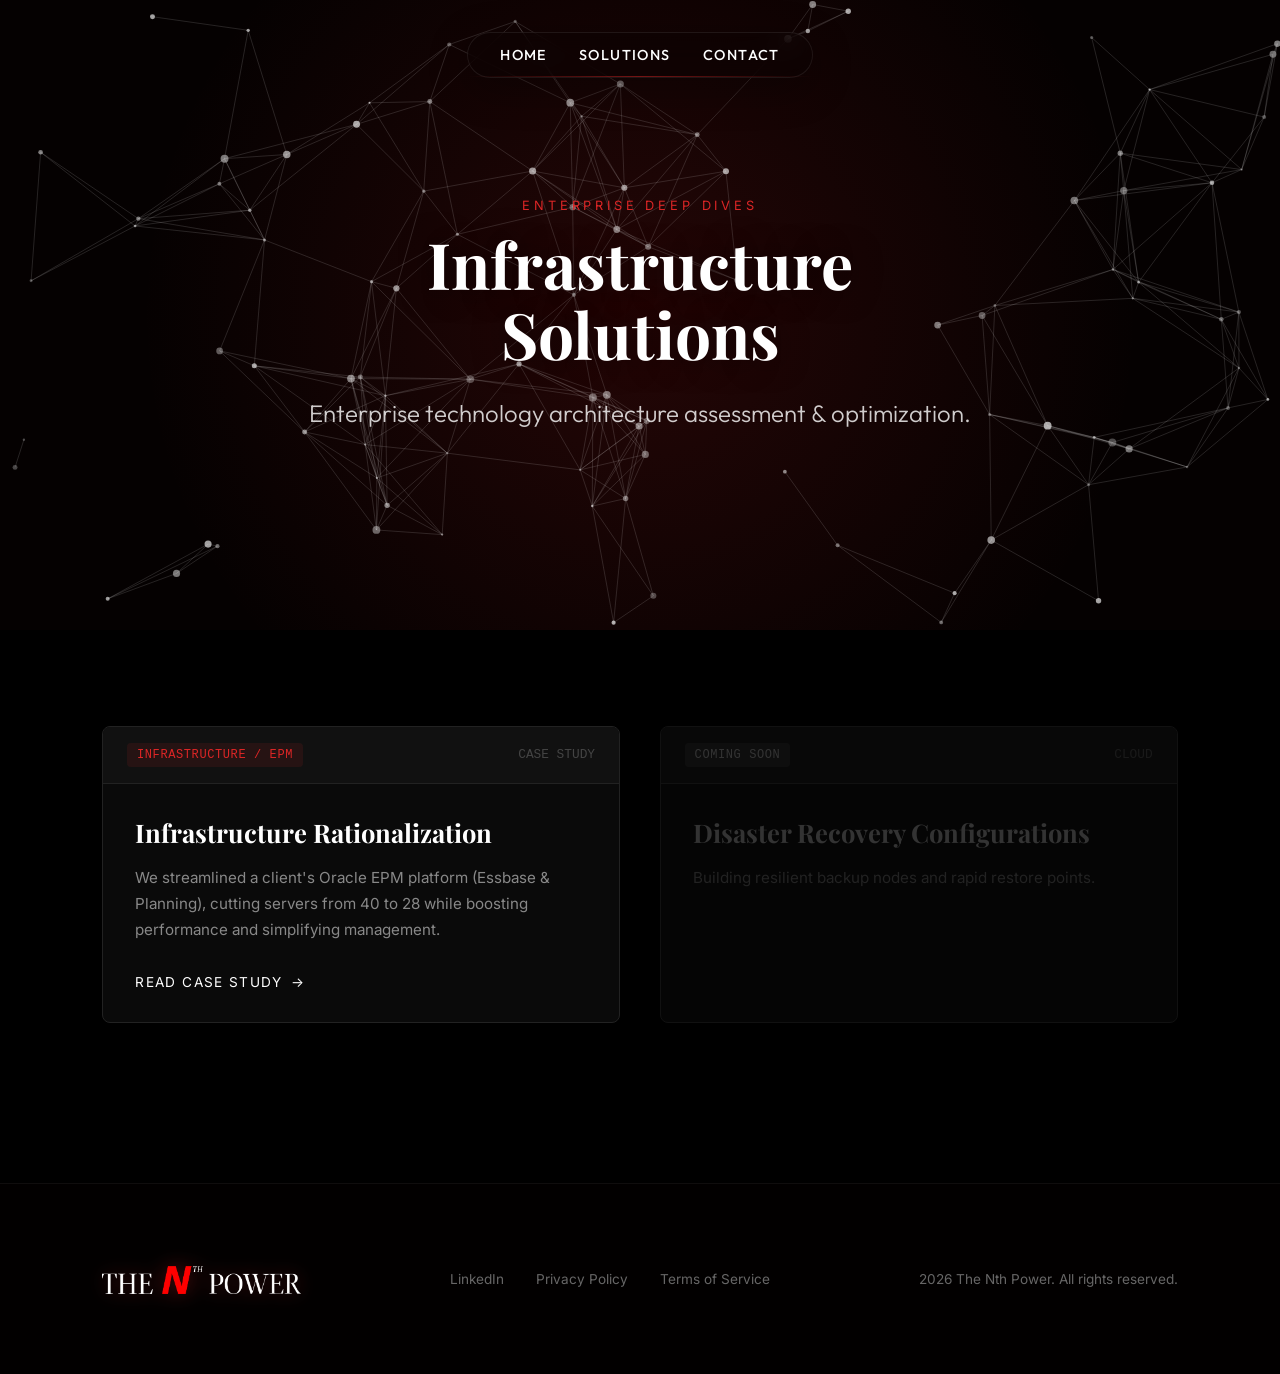
<file: solutions/infrastructure.html>
<!DOCTYPE html>
<html lang="en">

<head>
    <!-- Umami Analytics -->
    <script defer src="https://cloud.umami.is/script.js" data-website-id="a9f24cfc-6b35-4907-9dc0-ea8528d85a35"></script>
    <meta charset="UTF-8">
    <meta name="viewport" content="width=device-width, initial-scale=1.0">
    <meta name="description"
        content="Optimize your enterprise systems and reduce hosting costs with The Nth Power's Infrastructure Rationalization and design services.">
    <link rel="canonical" href="https://www.thenthpower.com/solutions/infrastructure">
    <meta property="og:title" content="Infrastructure Rationalization | The Nth Power">
    <meta property="og:description"
        content="Optimize your enterprise systems and reduce hosting costs with The Nth Power's Infrastructure Rationalization and design services.">
    <meta property="og:url" content="https://www.thenthpower.com/solutions/infrastructure">
    <meta property="og:type" content="website">
    <meta property="og:site_name" content="The Nth Power">
    <meta property="og:image" content="https://www.thenthpower.com/img/OG-TAG-The-Nth-Power.png">
    <title>Infrastructure Rationalization | The Nth Power</title>
    <link rel="preconnect" href="https://fonts.googleapis.com">
    <link rel="preconnect" href="https://fonts.gstatic.com" crossorigin>
    <link
        href="https://fonts.googleapis.com/css2?family=Outfit:wght@300;400;700&family=Playfair+Display:ital,wght@0,400;0,700;1,400&family=Inter:wght@300;400;500;600&display=swap"
        rel="stylesheet">
    <link rel="stylesheet" href="../css/style.css">
    <link rel="icon" type="image/png" href="../img/The-Nth-Power-Favicon.png">
    <link rel="stylesheet" href="../css/solution.css">
    <meta name="robots" content="index, follow">
    <script type="application/ld+json">
{
  "@context": "https://schema.org",
  "@type": "WebPage",
  "name": "Infrastructure Rationalization | The Nth Power",
  "description": "Optimize your enterprise systems and reduce hosting costs with The Nth Power's Infrastructure Rationalization and design services.",
  "url": "https://www.thenthpower.com/solutions/infrastructure",
  "publisher": {
    "@type": "Organization",
    "name": "The Nth Power Inc.",
    "logo": "https://www.thenthpower.com/img/The-Nth-Power-Logo.png"
  }
}
</script>
<script type="application/ld+json">
{
  "@context": "https://schema.org",
  "@type": "BreadcrumbList",
  "itemListElement": [
    { "@type": "ListItem", "position": 1, "name": "Home", "item": "https://www.thenthpower.com/" },
    { "@type": "ListItem", "position": 2, "name": "Solutions", "item": "https://www.thenthpower.com/#solutions" },
    { "@type": "ListItem", "position": 3, "name": "Infrastructure Rationalization", "item": "https://www.thenthpower.com/solutions/infrastructure" }
  ]
}
</script>
</head>

<body>
    <!-- Noise Texture Overlay -->
    <div class="noise-overlay"></div>

    <!-- Navigation -->
    <nav class="floating-nav">
        <div class="nav-pill">
            <a href="../index.html" class="nav-item">Home</a>
            <a href="../index.html#solutions" class="nav-item">Solutions</a>
            <a href="../index.html#contact" class="nav-item">Contact</a>
        </div>
    </nav>

    <header class="solution-hero">
        <div class="solution-hero-bg"></div>
        <div class="solution-hero-content">
            <span class="section-tag" style="margin-bottom: 1rem; display: block;">ENTERPRISE DEEP DIVES</span>
            <h1 class="solution-title">Infrastructure<span style="display:block">Solutions</span></h1>
            <h2 class="solution-subtitle">Enterprise technology architecture assessment &amp; optimization.</h2>
        </div>
        <canvas id="hero-canvas"
            style="position: absolute; top: 0; left: 0; width: 100%; height: 100%; z-index: 2; pointer-events: none; opacity: 0.85;"></canvas>
    </header>

    <!-- Blog / Case Studies -->
    <section class="insights-section">
        <div class="container">
            <div class="blog-grid">
                <!-- Blog Card 1 -->
                <a href="../blog/infrastructure-rationalization.html"
                    style="text-decoration: none; display: block; height: 100%;">
                    <div class="tech-card">
                        <div class="tech-card-header">
                            <span class="tech-badge">INFRASTRUCTURE / EPM</span>
                            <span style="font-family: 'Consolas', monospace; color: #444; font-size: 0.8rem;">CASE
                                STUDY</span>
                        </div>
                        <div class="tech-content">
                            <h3 class="card-title">Infrastructure Rationalization</h3>
                            <p class="tech-excerpt">
                                We streamlined a client's Oracle EPM platform (Essbase & Planning), cutting servers from
                                40 to 28 while boosting performance and simplifying management.
                            </p>
                            <div class="read-action">
                                Read Case Study <span>&rarr;</span>
                            </div>
                        </div>
                    </div>
                </a>

                <!-- Placeholder Card 2 -->
                <div class="tech-card" style="opacity: 0.5; cursor: default;">
                    <div class="tech-card-header">
                        <span class="tech-badge" style="background: rgba(255,255,255,0.05); color: #666;">COMING
                            SOON</span>
                        <span style="font-family: 'Consolas', monospace; color: #333; font-size: 0.8rem;">CLOUD</span>
                    </div>
                    <div class="tech-content">
                        <h3 class="card-title" style="color: #666;">Disaster Recovery Configurations</h3>
                        <p class="tech-excerpt" style="color: #444;">
                            Building resilient backup nodes and rapid restore points.
                        </p>
                    </div>
                </div>
            </div>
        </div>
    </section>

    <footer class="main-footer">
        <div class="container footer-bottom">
            <img src="../img/The-Nth-Power-Logo.png" alt="The Nth Power" class="footer-tiny-logo">
            <div class="social-links">
                <a href="https://www.linkedin.com/company/the-nth-power-inc." target="_blank">LinkedIn</a>
                <a href="../privacy-policy.html">Privacy Policy</a>
                <a href="../terms-of-service.html">Terms of Service</a>
            </div>
            <span>2026 The Nth Power. All rights reserved.</span>
        </div>
    </footer>

    <script defer src="../js/solution-particles.js"></script>
</body>

</html>
</file>
<file: css/style.css>
:root {
    --bg-color: #0d0202;
    /* Very dark almost black red */
    --primary-red: #7f1d1d;
    /* Dark Red */
    --accent-red: #dc2626;
    /* Brighter red for highlights */
    --text-color: #fce7e7;
    --glass-bg: rgba(255, 255, 255, 0.03);
    --glass-border: rgba(255, 255, 255, 0.05);
}

* {
    margin: 0;
    padding: 0;
    box-sizing: border-box;
}



html {
    scroll-behavior: smooth;
    scroll-padding-top: 120px;
}

body {
    background-color: var(--bg-color);
    color: var(--text-color);
    font-family: 'Outfit', sans-serif;
    overflow-x: hidden;
    /* Allow vertical scroll, hide horizontal */
    width: 100vw;
    display: block;
    /* Changed from flex to allow normal flow */
}

#loader-overlay {
    position: fixed;
    top: 0;
    left: 0;
    width: 100%;
    height: 100%;
    background: #000;
    z-index: 9999;
    display: flex;
    justify-content: center;
    align-items: center;
}

.loader-logo {
    width: 400px;
    height: auto;
    object-fit: contain;
    opacity: 0;
    filter: drop-shadow(0 0 20px rgba(220, 38, 38, 0.4));
}

/* Navigation - Floating Glass Pill */
.floating-nav {
    position: fixed;
    top: 2rem;
    left: 0;
    width: 100%;
    display: flex;
    justify-content: center;
    z-index: 100;
    pointer-events: none;
    /* Let clicks pass through outside the pill */
}

.nav-pill {
    pointer-events: auto;
    background: rgba(13, 2, 2, 0.6);
    /* Dark semi-transparent */
    backdrop-filter: blur(12px);
    -webkit-backdrop-filter: blur(12px);
    border: 1px solid rgba(255, 255, 255, 0.08);
    padding: 0.8rem 2rem;
    border-radius: 100px;
    display: flex;
    gap: 2rem;
    align-items: center;
    box-shadow: 0 10px 40px rgba(0, 0, 0, 0.3);
    position: relative;
    /* overflow: hidden; Removed */
}

.nav-item {
    color: #fff;
    /* Force white for visibility check */
    text-decoration: none;
    font-size: 0.9rem;
    font-weight: 500;
    text-transform: uppercase;
    letter-spacing: 0.1em;
    transition: all 0.3s ease;
    position: relative;
    z-index: 2;
}

.nav-item:hover {
    color: #fff;
    text-shadow: 0 0 10px rgba(255, 255, 255, 0.5);
}

/* Dropdown Navigation */
.nav-dropdown {
    position: relative;
    display: inline-block;
    height: 100%;
}

.nav-dropdown-content {
    visibility: hidden;
    opacity: 0;
    position: absolute;
    background: rgba(13, 2, 2, 0.95);
    min-width: 220px;
    box-shadow: 0 10px 30px rgba(0, 0, 0, 0.5);
    border: 1px solid var(--glass-border);
    backdrop-filter: blur(12px);
    z-index: 1000;
    border-radius: 12px;
    top: 105%;
    left: 50%;
    transform: translateX(-50%) translateY(-6px);
    padding: 0.5rem 0;
    transition: opacity 0.2s ease, transform 0.2s ease, visibility 0.2s;
}

.nav-dropdown:hover .nav-dropdown-content {
    visibility: visible;
    opacity: 1;
    transform: translateX(-50%) translateY(0);
}

/* Invisible bridge between trigger and dropdown — prevents menu closing on cursor travel */
.nav-dropdown::after {
    content: '';
    position: absolute;
    top: 100%;
    left: -10px;
    width: calc(100% + 20px);
    height: 15px;
    background: transparent;
}

.nav-dropdown-content a {
    color: rgba(255, 255, 255, 0.7);
    padding: 0.8rem 1.5rem;
    text-decoration: none;
    display: block;
    font-family: 'Inter', sans-serif;
    font-size: 0.8rem;
    transition: 0.2s;
    text-transform: uppercase;
    letter-spacing: 0.05em;
    text-align: left;
    border-bottom: 1px solid rgba(255, 255, 255, 0.03);
}

.nav-dropdown-content a:last-child {
    border-bottom: none;
}

.nav-dropdown-content a:hover {
    background: rgba(255, 255, 255, 0.05);
    color: var(--accent-red);
    padding-left: 2rem;
}

/* Hover glowing effect at the bottom */
.nav-pill::before {
    content: '';
    position: absolute;
    bottom: 0;
    left: 50%;
    transform: translateX(-50%);
    width: 100%;
    height: 1px;
    background: linear-gradient(90deg, transparent, var(--accent-red), transparent);
    opacity: 0.5;
}

.hero-container {
    position: relative;
    z-index: 10;
    display: flex;
    flex-direction: column;
    align-items: center;
    justify-content: center;
    text-align: center;
    width: 100%;
    height: 100vh;
    /* Full viewport height */
    overflow: hidden;
    /* Keep the fancy effects contained in hero */
}

.logo-img {
    height: 50px;
    /* Adjust based on preference */
    width: auto;
    object-fit: contain;
}

/* Container for the logo anchor */
.central-emblem {
    position: absolute;
    top: 50%;
    left: 50%;
    transform: translate(-50%, -50%);
    z-index: 20;
    display: flex;
    justify-content: center;
    align-items: center;
    pointer-events: none;
    width: 100%;
    /* Ensure full width for centering */
    height: auto;
}

.central-logo-img {
    width: 60vw;
    /* Responsive width */
    max-width: 700px;
    /* Big and bold */
    min-width: 300px;
    height: auto;
    object-fit: contain;
    /* Aggressive filter: brightens text to white, high contrast separates, high saturation keeps red from turning pink */
    filter: brightness(3) contrast(1.5) saturate(3) drop-shadow(0 0 20px rgba(220, 38, 38, 0.4));
    opacity: 0;
    /* Animated in */
}

/* Global Container */
.container {
    max-width: 1400px;
    margin: 0 auto;
    padding: 0 8vw;
    /* Spacing from edges */
}

.hero-subtitle {
    position: absolute;
    /* Absolute now to sit below the fixed center logo */
    top: 65%;
    /* Push down below the logo */
    left: 50%;
    transform: translateX(-50%) translateY(20px);
    /* transform Y is part of animation start state */
    width: 100%;
    text-align: center;

    font-size: clamp(14px, 1.5vw, 1.2rem);
    line-height: 1.6;
    color: rgba(255, 255, 255, 0.9);
    max-width: 80vw;
    opacity: 0;
    text-shadow: 0 2px 4px rgba(0, 0, 0, 0.8);
    z-index: 15;
}

button {
    padding: 1.5vw 3vw;
    /* Scalable padding */
    border-radius: 50px;
    border: none;
    font-size: clamp(10px, 1.2vw, 16px);
    /* Scalable font */
    text-transform: uppercase;
    letter-spacing: 0.1em;
    cursor: pointer;
    transition: all 0.3s ease;
    font-family: 'Outfit', sans-serif;
    font-weight: 600;
    white-space: nowrap;
}

.btn-primary {
    display: inline-block;
    /* Ensure anchor tags behave like blocks */
    padding: 1.5vw 3vw;
    border-radius: 50px;
    border: none;
    font-size: clamp(10px, 1.2vw, 16px);
    text-transform: uppercase;
    letter-spacing: 0.1em;
    cursor: pointer;
    transition: all 0.3s ease;
    font-family: 'Outfit', sans-serif;
    font-weight: 600;
    white-space: nowrap;
    background: var(--accent-red);
    color: #fff;
    box-shadow: 0 0 20px rgba(220, 38, 38, 0.4);
    text-decoration: none;
    /* Remove underline for links */
}

.btn-secondary {
    background: transparent;
    color: var(--text-color);
    border: 1px solid rgba(255, 255, 255, 0.2);
    backdrop-filter: blur(10px);
}

.btn-secondary:hover {
    border-color: var(--accent-red);
    background: rgba(220, 38, 38, 0.1);
}

#canvas-container {
    position: absolute;
    top: 0;
    left: 0;
    width: 100%;
    height: 100%;
    z-index: 1;
    /* Behind content */
}

/* Scrollbar hide */
::-webkit-scrollbar {
    width: 8px;
    background: #0d0202;
}

::-webkit-scrollbar-thumb {
    background: #333;
    border-radius: 4px;
}

/* Technologies Section */
.tech-section {
    position: relative;
    padding: 4vw 3vw 1rem;
    /* Reduced section padding */
    background: linear-gradient(180deg, #000000 0%, #0a0101 100%);
}

.tech-container {
    max-width: 1300px;
    margin: 0 auto;
    padding: 0 min(8vw, 9.6rem);
    /* Spacing from edges; capped so ultrawide monitors don't hollow out the capped container */
    position: relative;
    z-index: 2;
}

/* Header */
.tech-header {
    text-align: center;
    margin-bottom: 6rem;
    position: relative;
}

.header-line {
    width: 60px;
    height: 1px;
    background: linear-gradient(90deg, transparent, #dc2626, transparent);
    margin: 0 auto 2rem;
    animation: lineGrow 2s ease-out;
}

@keyframes lineGrow {
    from {
        width: 0;
        opacity: 0;
    }

    to {
        width: 60px;
        opacity: 1;
    }
}

.tech-title {
    font-family: 'Inter', sans-serif;
    font-size: clamp(1.5rem, 4vw, 3rem);
    font-weight: 300;
    color: #ffffff;
    margin-bottom: 1rem;
    letter-spacing: -0.02em;
}

.tech-subtitle {
    font-family: 'Inter', sans-serif;
    font-size: clamp(0.7rem, 1.2vw, 1.2rem);
    font-weight: 400;
    color: rgba(255, 255, 255, 0.5);
    letter-spacing: 0.05em;
}

/* ===== TECHNOLOGY SECTION LAYOUT ===== */

/* --- Desktop: 6 across static grid --- */
.tech-grid-desktop {
    display: grid;
    grid-template-columns: repeat(6, 1fr);
    gap: 1.5rem;
    max-width: 1450px;
    margin: 4rem auto 0;
    padding: 0 1rem;
}

/* --- Mobile: hidden by default --- */
.tech-marquee-wrapper {
    display: none;
    overflow: hidden;
    margin-top: 4rem;
    /* Fade edges */
    -webkit-mask-image: linear-gradient(to right, transparent 0%, black 12%, black 88%, transparent 100%);
    mask-image: linear-gradient(to right, transparent 0%, black 12%, black 88%, transparent 100%);
}

.tech-marquee-track {
    display: flex;
    gap: 1.5rem;
    width: max-content;
    animation: marquee-scroll 22s linear infinite;
}

@keyframes marquee-scroll {
    0%   { transform: translateX(0); }
    100% { transform: translateX(-50%); }
}

/* Pause on hover */
.tech-marquee-wrapper:hover .tech-marquee-track {
    animation-play-state: paused;
}

/* Shared tech-item sizing */
.tech-grid-desktop .tech-item {
    position: relative;
    aspect-ratio: 4/3;
}

.tech-marquee-track .tech-item {
    position: relative;
    width: 28vw;
    max-width: 240px;
    min-width: 120px;
    aspect-ratio: 4/3;
    flex-shrink: 0;
}

.tech-item:hover {
    transform: none;
    /* Removed hover animation */
}

/* Animated Border */
.tech-border {
    display: none;
    /* Removing complex border segments in favor of solid border */
}

/* Adding solid red border to the inner container */
.border-segment {
    position: absolute;
    background: linear-gradient(90deg,
            rgba(220, 38, 38, 0) 0%,
            rgba(220, 38, 38, 0.6) 50%,
            rgba(220, 38, 38, 0) 100%);
    transition: all 0.6s cubic-bezier(0.16, 1, 0.3, 1);
    opacity: 1;
    /* Always visible */
}

/* Border segment styles removed */

/* Inner Content */
.tech-inner {
    position: relative;
    width: 100%;
    height: 100%;
    /* Glass / Gradient Look */
    background: linear-gradient(135deg, rgba(255, 255, 255, 0.03) 0%, rgba(255, 255, 255, 0) 100%);
    border: 1px solid rgba(255, 255, 255, 0.1);
    box-shadow: 0 4px 20px rgba(0, 0, 0, 0.5), inset 0 0 0 1px rgba(255, 255, 255, 0.05);

    backdrop-filter: blur(20px);
    -webkit-backdrop-filter: blur(20px);
    display: flex;
    flex-direction: column;
    align-items: center;
    justify-content: center;
    padding: min(2vw, 2.4rem) min(1.5vw, 1.8rem);
    /* Capped: uncapped vw padding collapsed the logo area on ultrawide monitors */
    transition: all 0.6s cubic-bezier(0.16, 1, 0.3, 1);
    overflow: hidden;
    border-radius: 30px;
}

/* Red accent glow */
.tech-inner::after {
    content: '';
    position: absolute;
    bottom: 0;
    left: 0;
    right: 0;
    height: 1px;
    background: linear-gradient(90deg, transparent, var(--accent-red), transparent);
    opacity: 0.5;
}

.tech-inner::before {
    content: '';
    position: absolute;
    inset: 0;
    background: radial-gradient(circle at 50% 50%,
            rgba(255, 255, 255, 0.03) 0%,
            transparent 70%);
    opacity: 0;
    /* Hidden unless active */
    transition: opacity 0.6s ease;
}

/* Hover effects removed */

/* Logo Container */
.logo-container {
    width: 100%;
    height: 100%;
    display: flex;
    align-items: center;
    justify-content: center;
    margin-bottom: 0;
    position: relative;
    top: 0;
}

.logo-container img {
    max-width: 90%;
    max-height: 90%;
    object-fit: contain;
    filter: brightness(1) contrast(1.1);
    transition: all 0.6s cubic-bezier(0.16, 1, 0.3, 1);
}

/* Staggered Animation on Load */
.tech-item:nth-child(1) {
    animation: fadeInUp 0.8s ease-out 0.1s backwards;
}

.tech-item:nth-child(2) {
    animation: fadeInUp 0.8s ease-out 0.2s backwards;
}

.tech-item:nth-child(3) {
    animation: fadeInUp 0.8s ease-out 0.3s backwards;
}

.tech-item:nth-child(4) {
    animation: fadeInUp 0.8s ease-out 0.4s backwards;
}

.tech-item:nth-child(5) {
    animation: fadeInUp 0.8s ease-out 0.5s backwards;
}

.tech-item:nth-child(6) {
    animation: fadeInUp 0.8s ease-out 0.6s backwards;
}

@keyframes fadeInUp {
    from {
        opacity: 0;
        transform: translateY(30px);
    }

    to {
        opacity: 1;
        transform: translateY(0);
    }
}

/* OneStream logo inversion to white */
.tech-item[data-platform="onestream"] .logo-container img {
    filter: invert(1) brightness(1) contrast(1.1);
    transform: scale(1.75);
}

/* OneStream hover effect removed */

/* Oracle logo styling */
.tech-item[data-platform="oracle"] .logo-container img {
    transform: scale(1.6);
}

/* Brighten AWS logo */
.tech-item[data-platform="aws"] .logo-container img {
    filter: brightness(1.5) contrast(1.1);
}

/* Brighten and enlarge Anaplan logo */
.tech-item[data-platform="anaplan"] .logo-container img {
    filter: brightness(1.5) contrast(1.1);
    transform: scale(1.3);
}

/* Enlarge Azure logo */
.tech-item[data-platform="azure"] .logo-container img {
    transform: scale(1.35);
}

/* PeopleSoft logo styling */
.tech-item[data-platform="peoplesoft"] .logo-container img {
    filter: brightness(1.2) contrast(1.1);
    transform: scale(1.4);
}

/* ===== MARQUEE-SPECIFIC LOGO OVERRIDES =====
   Reset/reduce transforms so logos fit the smaller marquee tiles proportionally */
.tech-marquee-track .tech-item[data-platform="oracle"] .logo-container img {
    transform: scale(1);
}

.tech-marquee-track .tech-item[data-platform="onestream"] .logo-container img {
    /* Reset the large scale(1.75) — fits natively at smaller size */
    transform: scale(1);
    filter: invert(1) brightness(1) contrast(1.1);
}

.tech-marquee-track .tech-item[data-platform="azure"] .logo-container img {
    /* Reduce scale so Azure is proportional to others */
    transform: scale(0.75);
}

.tech-marquee-track .tech-item[data-platform="aws"] .logo-container img {
    /* AWS logo is natively large — pull it back */
    filter: brightness(1.5) contrast(1.1);
    transform: scale(0.75);
}

.tech-marquee-track .tech-item[data-platform="anaplan"] .logo-container img {
    filter: brightness(1.5) contrast(1.1);
    transform: scale(0.85);
}

.tech-marquee-track .tech-item[data-platform="peoplesoft"] .logo-container img {
    filter: brightness(1.2) contrast(1.1);
    transform: scale(0.85);
}

/* =========================================
   NEW SECTIONS (Services, Solutions, About, Contact)
   ========================================= */

/* General Section Utilities */
.section-tag {
    font-family: 'Inter', monospace;
    color: var(--accent-red);
    font-size: 0.8rem;
    letter-spacing: 0.3em;
    display: block;
    margin-bottom: 1rem;
    text-transform: uppercase;
}

.section-title {
    font-family: 'Playfair Display', serif;
    font-size: clamp(2.5rem, 5vw, 3.5rem);
    margin-bottom: 2rem;
    line-height: 1.1;
    color: #fff;
}

.section-subtitle {
    font-size: 1.1rem;
    color: var(--text-color);
    max-width: 600px;
    margin: 0 auto;
    opacity: 0.8;
}

.center {
    text-align: center;
}

.header-line-left {
    width: 60px;
    height: 1px;
    background: var(--accent-red);
    margin: 0 0 2rem 0;
}

.about-content .header-line-left,
.contact-info .header-line-left {
    margin: 0 auto 3rem auto;
}

/* Services Section */
.services-section {
    padding: 4rem 0;
    /* Reduced padding */
    background: #080101;
    /* Slightly lighter than pure black */
}

.services-grid {
    display: grid;
    grid-template-columns: 1fr 1fr;
    gap: 4rem;
    margin-top: 6rem;
}

.service-block {
    background: var(--glass-bg);
    border: 1px solid var(--glass-border);
    border-radius: 4px;
    padding: 3rem;
    transition: all 0.5s ease;
    position: relative;
    overflow: hidden;
}

.service-block:hover {
    border-color: var(--accent-red);
    transform: translateY(-5px);
    background: rgba(255, 255, 255, 0.05);
}

.service-icon-shape {
    width: 50px;
    height: 50px;
    margin-bottom: 2rem;
    position: relative;
    border: 1px solid var(--accent-red);
}

.implementation-icon {
    transform: rotate(45deg);
    /* Diamond */
    box-shadow: 0 0 15px rgba(220, 38, 38, 0.2);
}

.managed-icon {
    border-radius: 50%;
    /* Circle */
    box-shadow: inset 0 0 15px rgba(220, 38, 38, 0.2);
}

.service-block h3 {
    font-family: 'Inter', sans-serif;
    font-size: 1.8rem;
    margin-bottom: 1rem;
    font-weight: 300;
}

.service-block p {
    color: var(--text-color);
    margin-bottom: 2rem;
    line-height: 1.6;
    font-weight: 300;
}

.methodology-list {
    list-style: none;
    border-top: 1px solid var(--glass-border);
    padding-top: 2rem;
}

.methodology-list li {
    margin-bottom: 1rem;
    position: relative;
    padding-left: 1.5rem;
    font-size: 0.9rem;
}

.methodology-list li::before {
    content: '›';
    color: var(--accent-red);
    position: absolute;
    left: 0;
    font-weight: bold;
}

.methodology-list strong {
    color: #fff;
    font-weight: 500;
}

/* Interactive Managed Services */
.interactive-ms-features {
    display: flex;
    flex-wrap: wrap;
    gap: 0.8rem;
    margin-bottom: 2rem;
}

.ms-feature {
    padding: 0.5rem 1.2rem;
    background: rgba(255, 255, 255, 0.05);
    border: 1px solid var(--glass-border);
    border-radius: 50px;
    font-size: 0.8rem;
    font-family: 'Inter', monospace;
    cursor: pointer;
    transition: all 0.3s ease;
    text-transform: uppercase;
    letter-spacing: 0.05em;
}

.ms-feature:hover,
.ms-feature.active {
    background: var(--accent-red);
    border-color: var(--accent-red);
    color: #fff;
    box-shadow: 0 0 15px rgba(220, 38, 38, 0.4);
}

.ms-feature-display {
    background: rgba(0, 0, 0, 0.3);
    padding: 1.5rem;
    border-left: 3px solid var(--accent-red);
    font-size: 0.95rem;
    min-height: 100px;
    display: flex;
    flex-direction: column;
    justify-content: center;
    transition: opacity 0.3s ease;
}

/* Solutions Section */
.solutions-section {
    padding: 6rem 0 2rem 0;
    background: #000;
}

.solutions-grid {
    display: grid;
    grid-template-columns: repeat(3, 1fr);
    /* 3 columns for desktop */
    gap: 1.5rem;
    margin-top: 5rem;
}

@media (max-width: 1024px) {
    .solutions-grid {
        grid-template-columns: repeat(3, 1fr);
    }
}

.solution-card {
    border: 1px solid var(--accent-red);
    padding: 3rem 2rem;
    transition: all 0.4s ease;
    background: rgba(220, 38, 38, 0.05);
    position: relative;
    text-decoration: none;
    display: block;
    /* Ensure it treats anchor as block */
}

.solution-card:hover {
    border-color: var(--accent-red);
    background: rgba(220, 38, 38, 0.08);
    /* slight brightness bump on hover */
    transform: translateY(-5px);
}

.solution-num {
    font-family: 'Inter', monospace;
    color: var(--accent-red);
    font-size: 1.5rem;
    margin-bottom: 1.5rem;
    opacity: 0.5;
    transition: 0.4s;
}

.solution-card:hover .solution-num {
    opacity: 1;
    transform: scale(1.1);
}

.solution-card h3 {
    font-family: 'Playfair Display', serif;
    font-size: 1.5rem;
    margin-bottom: 1rem;
    color: #fff;
}

.solution-card h4 {
    font-size: 0.95rem;
    color: var(--text-color);
    line-height: 1.6;
    opacity: 0.7;
    font-weight: 300;
}

.solution-card.disabled-card {
    opacity: 0.4;
    cursor: default;
    pointer-events: none;
    border-color: rgba(255, 255, 255, 0.1);
    background: transparent;
}

.solution-card.disabled-card::before {
    content: 'Coming Soon';
    position: absolute;
    top: 50%;
    left: 50%;
    transform: translate(-50%, -50%);
    background: rgba(0, 0, 0, 0.8);
    padding: 0.5rem 1rem;
    border-radius: 4px;
    font-size: 0.8rem;
    font-family: 'Inter', monospace;
    letter-spacing: 0.1em;
    color: #fff;
    white-space: nowrap;
    z-index: 5;
    border: 1px solid var(--glass-border);
}

.solution-card.disabled-card h4,
.solution-card.disabled-card p {
    opacity: 0.3;
}

/* Testimonials */
.testimonials-wrapper {
    margin-top: 6rem;
    padding-top: 4rem;
    border-top: 1px solid rgba(255, 255, 255, 0.1);
}

.testimonials-header {
    font-family: 'Inter', monospace;
    font-size: 0.9rem;
    letter-spacing: 0.2em;
    text-transform: uppercase;
    color: rgba(255, 255, 255, 0.5);
    text-align: center;
    margin-bottom: 3rem;
    display: block;
}

.testimonials-carousel {
    display: grid;
    grid-template-columns: repeat(3, 1fr);
    gap: 2rem;
}

.testimonial-card {
    background: rgba(255, 255, 255, 0.05);
    border: 1px solid rgba(255, 255, 255, 0.12);
    padding: 2rem;
    border-radius: 4px;
    display: flex;
    flex-direction: column;
    justify-content: space-between;
    transition: all 0.3s ease;
}

.testimonial-card:hover {
    border-color: rgba(255, 255, 255, 0.32);
    background: rgba(255, 255, 255, 0.08);
}

.client-logo-container {
    height: 85px;
    /* Increased height for tall logos */
    margin-bottom: 1.5rem;
    display: flex;
    align-items: center;
}

.client-logo {
    max-height: 100%;
    max-width: 300px;
    opacity: 1;
    transition: all 0.3s ease;
    filter: none;
    object-fit: contain;
    object-position: left center;
    /* Ensure no squishing and align left */
}

/* Specific Logo Sizing — handled by default .client-logo styles */

.client-quote {
    font-family: 'Playfair Display', serif;
    font-style: italic;
    font-size: 1.1rem;
    color: #dedede;
    margin-bottom: 1.5rem;
    line-height: 1.6;
}

.client-meta {
    border-top: 1px solid rgba(255, 255, 255, 0.1);
    padding-top: 1rem;
    display: flex;
    flex-direction: column;
}

.client-name {
    font-family: 'Inter', sans-serif;
    font-weight: 700;
    color: #fff;
    font-size: 0.9rem;
}

.client-role {
    font-family: 'Inter', sans-serif;
    color: rgba(255, 255, 255, 0.5);
    font-size: 0.85rem;
    margin-top: 0.2rem;
}

/* About Section */
.about-section {
    padding: 3rem 0 6rem 0;
    background: #050101;
    overflow: hidden;
}

.about-container {
    max-width: 1000px;
    margin: 0 auto;
    padding: 0 8vw;
    /* Spacing from edges */
    text-align: center;
    display: flex;
    flex-direction: column;
    align-items: center;
    gap: 4rem;
}

.about-content p {
    margin-bottom: 2rem;
    font-size: 1.25rem;
    line-height: 1.8;
    color: rgba(255, 255, 255, 0.9);
    max-width: 800px;
    margin-left: auto;
    margin-right: auto;
}

.about-content h2.section-title {
    margin-bottom: 3rem;
    font-size: 4rem;
}

.methodology-pill-group {
    display: flex;
    gap: 1.5rem;
    margin-top: 2rem;
    justify-content: center;
    flex-wrap: wrap;
}

.method-pill {
    padding: 1rem 2rem;
    background: rgba(255, 255, 255, 0.03);
    border: 1px solid rgba(255, 255, 255, 0.2);
    border-radius: 50px;
    font-size: 0.9rem;
    letter-spacing: 0.15em;
    text-transform: uppercase;
    font-family: 'Inter', sans-serif;
    color: #fff;
    transition: 0.3s;
}

.method-pill:hover {
    background: var(--accent-red);
    border-color: var(--accent-red);
    transform: translateY(-5px);
}

/* Removed Image Visuals */
.about-visual,
.about-image-mask,
.about-stats-mini {
    display: none;
}

/* Contact Section */
.contact-section {
    padding: 6rem 0 3rem;
    background: #000;
    scroll-margin-top: 0;       /* 96 desired - 96 padding = 0 */
    min-height: 100vh;
}

/* ──────────────────────────────────────────────
   ANCHOR SCROLL OFFSETS
   When a nav link is clicked, scroll the section
   so its eyebrow (.section-tag) lands ~96px from
   viewport top — directly below the floating nav,
   skipping the section's own padding-top.
   Formula: scroll-margin-top = 96 − padding-top
   ────────────────────────────────────────────── */
.tech-section        { scroll-margin-top: 2.5rem; }   /* padding ≈ 4vw */
.services-section    { scroll-margin-top: 2rem; }     /* padding 4rem */
.solutions-section   { scroll-margin-top: 0; }        /* padding 6rem */
.about-section       { scroll-margin-top: 3rem; }     /* padding 3rem */
.ntelligence-section { scroll-margin-top: -2rem; }    /* padding 8rem */

.contact-grid {
    display: grid;
    grid-template-columns: 1fr 1.5fr;
    gap: 6rem;
    align-items: start;
}

/* Center the booking column's heading, eyebrow, and subtext to match the
   centered email + address below them */
.contact-info {
    text-align: center;
}

.contact-link {
    display: flex;
    align-items: center;
    gap: 1rem;
    margin-bottom: 1.5rem;
    font-size: 1.2rem;
}

.contact-link a {
    color: #fff;
    text-decoration: none;
    transition: 0.3s;
    border-bottom: 1px solid transparent;
}

.contact-link a:hover {
    color: var(--accent-red);
    border-bottom-color: var(--accent-red);
}

.downloads-group {
    margin-top: 4rem;
    display: flex;
    flex-direction: column;
    gap: 1rem;
}

/* Download and Calendar buttons removed */

/* Precision Form */
.precision-form {
    padding: 3rem;
    background: rgba(255, 255, 255, 0.02);
    border: 1px solid var(--glass-border);
}

.form-row {
    display: grid;
    grid-template-columns: 1fr 1fr;
    gap: 2rem;
}

.input-group {
    margin-bottom: 2rem;
    position: relative;
}

.input-group label {
    display: block;
    font-family: 'Inter', monospace;
    font-size: 0.7rem;
    color: rgba(255, 255, 255, 0.5);
    margin-bottom: 0.5rem;
    letter-spacing: 0.1em;
    transition: 0.3s;
}

.input-group input,
.input-group textarea {
    width: 100%;
    background: transparent;
    border: none;
    border-bottom: 1px solid var(--glass-border);
    padding: 0.8rem 0;
    color: #fff;
    font-family: 'Outfit', sans-serif;
    font-size: 1.1rem;
    transition: 0.3s;
    border-radius: 0;
}

.input-group input:focus,
.input-group textarea:focus {
    outline: none;
    border-bottom-color: var(--accent-red);
}

.input-group input:focus+label,
.input-group textarea:focus+label {
    color: var(--accent-red);
}

/* Form Status Message */
.form-status {
    margin-top: 1rem;
    font-family: 'Inter', sans-serif;
    font-size: 0.9rem;
    color: #fff;
    opacity: 0;
    transition: opacity 0.5s ease;
}

.form-status.success {
    color: var(--accent-red);
    opacity: 1;
}

.form-status.error {
    color: #ff4444;
    opacity: 1;
}

/* Footer */
.main-footer {
    padding: 5rem 0;
    border-top: 1px solid var(--glass-border);
    background: #020000;
    margin-top: 0;
    position: relative;
    z-index: 10;
}

.footer-bottom {
    display: flex;
    justify-content: space-between;
    align-items: center;
    color: rgba(255, 255, 255, 0.4);
    font-family: 'Inter', sans-serif;
    font-size: 0.85rem;
}

.footer-logo {
    color: #fff;
    font-weight: 700;
    letter-spacing: 0.1em;
}

.footer-tiny-logo {
    height: 30px;
    width: auto;
    object-fit: contain;
    filter: brightness(3) contrast(1.5) saturate(3) drop-shadow(0 0 10px rgba(220, 38, 38, 0.4));
}

.social-links {
    display: flex;
    gap: 2rem;
}

.social-links a {
    color: inherit;
    text-decoration: none;
    transition: 0.3s;
}

.social-links a:hover {
    color: var(--accent-red);
}

/* =========================================
   NEW EXPANDED SERVICES SECTION
   ========================================= */

.services-wrapper {
    display: flex;
    flex-direction: column;
    gap: 6rem;
    margin-top: 4rem;
}

.service-expanded-block {
    background: rgba(255, 255, 255, 0.04);
    border: 1px solid var(--accent-red);
    box-shadow: 0 10px 40px rgba(0, 0, 0, 0.5);
    border-radius: 8px;
    padding: 0;
    scroll-margin-top: 5rem;          /* land block top below floating nav when navigated via dropdown */
    overflow: hidden;
    transition: all 0.5s cubic-bezier(0.16, 1, 0.3, 1);
}

/* Hover effect made permanent */

.service-expanded-header {
    display: flex;
    align-items: center;
    gap: 2rem;
    padding: 3rem 4rem;
    background: linear-gradient(90deg, rgba(220, 38, 38, 0.05) 0%, transparent 100%);
    border-bottom: 1px solid var(--glass-border);
}

.service-icon-large {
    width: 60px;
    height: 60px;
    border: 1px solid var(--accent-red);
    position: relative;
    flex-shrink: 0;
}

.implementation-icon {
    transform: rotate(45deg);
    box-shadow: 0 0 20px rgba(220, 38, 38, 0.2);
}

.managed-icon {
    border-radius: 50%;
    box-shadow: inset 0 0 20px rgba(220, 38, 38, 0.2);
}

.cloud-icon {
    border-radius: 12px;
    box-shadow: 0 0 20px rgba(220, 38, 38, 0.2);
}

.ai-icon {
    border-radius: 20%;
    transform: rotate(45deg);
    box-shadow: 0 0 20px rgba(220, 38, 38, 0.25), inset 0 0 12px rgba(220, 38, 38, 0.15);
}

.service-header-text h4 {
    font-family: 'Playfair Display', serif;
    font-size: 2.2rem;
    color: #fff;
    margin-bottom: 0.5rem;
}

.service-tagline {
    font-family: 'Inter', monospace;
    color: var(--accent-red);
    letter-spacing: 0.1em;
    text-transform: uppercase;
    font-size: 0.85rem;
}

.service-expanded-body {
    padding: 4rem;
    display: grid;
    grid-template-columns: 1fr 1fr;
    gap: 4rem;
}

.service-main-desc p {
    font-size: 1.15rem;
    line-height: 1.8;
    color: #ddd;
    margin-bottom: 2rem;
    font-weight: 300;
}

.service-details-grid {
    display: grid;
    grid-template-columns: 1fr 1fr;
    gap: 3rem;
    border-left: 1px solid var(--glass-border);
    padding-left: 3rem;
}

.detail-column .detail-label {
    font-family: 'Inter', sans-serif;
    text-transform: uppercase;
    letter-spacing: 0.1em;
    font-size: 0.8rem;
    color: rgba(255, 255, 255, 0.5);
    margin-bottom: 1.5rem;
}

.detail-column ul {
    list-style: none;
}

.detail-column li {
    margin-bottom: 0.8rem;
    font-size: 0.95rem;
    color: #ccc;
    position: relative;
    padding-left: 1.2rem;
}

.detail-column li::before {
    content: '•';
    color: var(--accent-red);
    position: absolute;
    left: 0;
}

/* Managed Services Specific Layout Override */
/* Managed and Implementation use same grid format now */

/* =========================================
   COMPREHENSIVE RESPONSIVE OPTIMIZATION
   ========================================= */

/* Tablet & Smaller Laptops (max-width: 1024px) */
@media (max-width: 1024px) {
    .container {
        padding: 0 5vw;
    }

    .services-grid,
    .contact-grid {
        grid-template-columns: 1fr;
        gap: 4rem;
    }

    .hero-subtitle {
        width: 90%;
        font-size: 1rem;
    }

    .service-expanded-body {
        grid-template-columns: 1fr;
        padding: 2rem;
    }

    .service-details-grid {
        border-left: none;
        padding-left: 0;
        grid-template-columns: 1fr;
    }

    .service-expanded-header {
        padding: 2rem;
        flex-direction: column;
        text-align: center;
    }
}

/* Tech section responsive toggle: grid on wide, marquee on narrow */
@media (max-width: 1100px) {
    .tech-grid-desktop {
        display: none;
    }

    .tech-marquee-wrapper {
        display: block;
    }
}

/* Mobile Devices (max-width: 768px) */
@media (max-width: 768px) {

    /* Typography Scaling */
    html {
        font-size: 14px;
        /* Slightly smaller base font */
    }

    .section-title {
        font-size: 2.5rem;
        /* Cap huge titles */
    }

    .about-content h2.section-title {
        font-size: 2.5rem;
    }

    /* Navigation - Scale down for mobile */
    .nav-pill {
        padding: 0.8rem 1rem;
        gap: 1rem;
        width: 90vw;
        justify-content: space-around;
    }

    .nav-item {
        font-size: 0.75rem;
    }

    /* Hero Section */
    .central-emblem {
        position: absolute !important;
        top: 50% !important;
        /* Revert to center alignment */
    }

    .central-logo-img {
        width: 80vw;
    }

    button {
        width: 80%;
        max-width: 300px;
    }

    /* Solutions Section - Stack vertically on mobile */
    .solutions-grid {
        grid-template-columns: 1fr;
        gap: 1rem;
    }

    .solution-card {
        display: flex;
        flex-direction: column;
        justify-content: center;
        align-items: center;
        text-align: center;
        padding: 1.5rem 2rem;

        /* Permanent "Active" State on Mobile */
        border-color: var(--accent-red);
        background: rgba(220, 38, 38, 0.05);
        transform: none !important;
    }

    .solution-card h3 {
        font-size: 1.2rem;
        margin-bottom: 0;
        line-height: 1.4;
    }

    .solution-card.disabled-card::before {
        display: none;
    }

    .solution-card.disabled-card h3,
    .solution-card.disabled-card h4 {
        opacity: 0.5;
    }

    /* Contact Section Mobile */
    .contact-form-container {
        display: none !important;
    }

    .contact-grid {
        display: block;
        /* Stack */
        text-align: center;
    }

    .contact-info {
        display: flex;
        flex-direction: column;
        align-items: center;
        /* Center everything horizontally */
        width: 100%;
    }

    .header-line-left {
        margin: 0 auto 2rem auto;
        /* Center the red line */
    }

    .contact-methods {
        display: flex;
        justify-content: center;
        width: 100%;
    }

    .downloads-group {
        width: 100%;
        max-width: 300px;
        /* Constrain button width */
        margin: 2rem auto 0 auto;
        /* Reduced top margin, centered */
    }

    /* Footer */
    .footer-bottom {
        flex-direction: column;
        gap: 2rem;
        text-align: center;
    }

    /* Services Expanded Mobile Tweaks */
    .floating-nav {
        top: 3rem;
        /* Increase top spacing for menu */
    }

    .nav-pill {
        padding: 1.2rem 1.5rem !important;
        /* Make menu thicker/bigger */
    }

    .testimonials-wrapper {
        border-top: none !important;
        /* Remove line above trusted by */
    }

    .btn-primary {
        padding: 1.5rem 3rem !important;
        /* Thicker buttons */
        border-radius: 999px !important;
    }

    /* Services Expanded Mobile Tweaks */
    .service-expanded-body {
        padding: 1.5rem;
        gap: 1.5rem;
    }

    /* SLIM DOWN MOBILE: Visually hide verbose text (SEO: content stays in DOM for crawlers) */
    .service-main-desc,
    .about-content p:not(:first-of-type),
    .solution-card h4 {
        position: absolute;
        width: 1px;
        height: 1px;
        padding: 0;
        margin: -1px;
        overflow: hidden;
        clip: rect(0, 0, 0, 0);
        clip-path: inset(50%);
        white-space: nowrap;
        border: 0;
    }

    /* Keep just the core lists and headers */
    .service-header-text h4 {
        font-size: 1.6rem;
    }

    .service-tagline {
        font-size: 0.7rem;
    }

    /* Compact lists */
    .detail-column .detail-label {
        margin-bottom: 0.8rem;
    }

    .detail-column li {
        margin-bottom: 0.5rem;
        font-size: 0.85rem;
    }

    /* Reduce section padding on mobile */
    /* Reduce section padding on mobile */
    .tech-section,
    .solutions-section,
    .about-section {
        padding: 4rem 0 !important;
    }

    .contact-section {
        min-height: auto;
        padding: 3rem 0 2rem !important;
    }

    /* Mobile Carousel for Testimonials */
    .testimonials-carousel {
        display: flex;
        overflow-x: auto;
        gap: 1.5rem;
        padding: 1rem 0.5rem 2rem 0.5rem;
        scroll-snap-type: x mandatory;
        -webkit-overflow-scrolling: touch;
        scrollbar-width: none;
    }

    .testimonials-carousel::-webkit-scrollbar {
        display: none;
    }

    .testimonial-card {
        min-width: 85%;
        scroll-snap-align: center;
        margin-right: 0;
    }

    .hero-container {
        height: 100svh;
        /* Stable height - ignores address bar resizing */
        min-height: 100svh;
        /* Fallback */
        /* Fix for iOS */
        padding: 0;
        display: flex;
        align-items: center;
        justify-content: center;
    }

    .central-logo-img {
        width: 80vw;
        /* Slightly larger on mobile for impact */
        max-width: 400px;
    }

    .central-emblem {
        position: absolute !important;
        top: 50% !important;
        left: 50% !important;
        transform: translate(-50%, -50%) !important;
        width: auto;
        display: flex;
        justify-content: center;
        align-items: center;
    }

    /* Show subtitle on mobile */
    .hero-subtitle {
        display: block !important;
        top: 60%;
        width: 90%;
        font-size: 0.9rem;
        padding: 0 1rem;
    }

    .interactive-ms-features {
        grid-template-columns: 1fr;
        /* Stack interactive buttons */
    }
}

/* Small Mobile (max-width: 480px) */
@media (max-width: 480px) {
    .nav-pill {
        width: 100% !important;
        max-width: 100% !important;
        padding: 1rem 0rem !important;
        /* Thicker vertically, tight horizontally */
        gap: 0.2rem !important;
        justify-content: center !important;
        overflow-x: visible !important;
    }

    .nav-item {
        font-size: 0.75rem;
        /* Shrink text slightly to fit */
        letter-spacing: 0.05em;
        padding: 0 0.3rem;
    }

    /* Mobile: services dropdown is hover-only and doesn't work on touch.
       Hide the sub-menu entirely. The "Services" link itself still works
       and scrolls to #services. */
    .nav-dropdown-content,
    .nav-dropdown::after {
        display: none !important;
    }
    .nav-dropdown:hover .nav-dropdown-content {
        display: none !important;
        visibility: hidden !important;
        opacity: 0 !important;
    }

    /* Ensure About text is readable but minimal */
    .about-content p:first-of-type {
        font-size: 1rem;
    }
}

/* Force details visible on touch devices */
/* Touch overrides removed */

/* =========================================
   Ntelligence Definition Section
   ========================================= */
.ntelligence-section {
    padding: 8rem 0;
    position: relative;
    overflow: hidden;
    /* Clean dark background slightly lighter than body to stand out */
    background: linear-gradient(180deg, #0a0101 0%, #150505 100%);
    border-top: 1px solid rgba(220, 38, 38, 0.1);
    border-bottom: 1px solid rgba(220, 38, 38, 0.1);
}

.ntelligence-container {
    display: flex;
    align-items: center;
    gap: 4rem;
    max-width: 1200px;
    margin: 0 auto;
    padding: 0 5vw;
}

.ntelligence-visual {
    flex: 1;
    display: flex;
    justify-content: center;
    align-items: center;
}

.ntelligence-logo {
    max-width: 80%;
    height: auto;
    filter: drop-shadow(0 0 30px rgba(220, 38, 38, 0.15));
    transition: transform 0.5s ease;
}

.ntelligence-logo:hover {
    transform: scale(1.02);
}

.ntelligence-content {
    flex: 1.2;
    /* Give text slightly more space */
}

/* Heading style */
/* Heading style */
.ntelligence-content h2.section-title,
.ntelligence-content h4.section-title {
    font-family: 'Outfit', sans-serif;
    font-size: clamp(2rem, 4vw, 3.5rem);
    margin-bottom: 1.5rem;
    color: #fff;
    text-align: left;
}

.ntelligence-content .header-line-left {
    margin: 0 0 2rem 0;
    background: var(--accent-red);
    width: 60px;
    height: 3px;
}

.ntelligence-content p {
    font-size: 1.1rem;
    line-height: 1.8;
    color: rgba(255, 255, 255, 0.85);
    margin-bottom: 1.5rem;
    font-weight: 300;
}

/* Responsive */
@media (max-width: 900px) {
    .ntelligence-section {
        padding: 4rem 0;
    }

    .ntelligence-container {
        flex-direction: column;
        gap: 3rem;
        text-align: center;
    }

    .ntelligence-visual {
        display: none;
    }

    .ntelligence-content {
        order: 1;
        text-align: center;
        width: 100%;
    }

    .ntelligence-content h2.section-title,
    .ntelligence-content h4.section-title {
        text-align: center;
    }

    .ntelligence-content .header-line-left {
        margin: 0 auto 2rem auto;
    }
}

/* =========================================
   UTILITY CLASSES
   ========================================= */

/* Full-width block button (for anchor tags styled as buttons) */
.btn-full {
    width: 100%;
    display: block;
    text-align: center;
    text-decoration: none;
}

/* Centered contact methods row */
.contact-methods-centered {
    margin-top: 2rem;
    width: 100%;
    display: flex;
    justify-content: center;
}

/* Larger contact link text */
.contact-link-lg {
    font-size: 1.35rem;
}
</file>
<file: css/blog.css>
/* =========================================
   BLOG POSTS - SHARED STYLES
   ========================================= */

.blog-post-header {
    padding: 8rem 0 4rem 0;
    background: linear-gradient(to bottom, #050101, #000);
    text-align: left;
}

.blog-post-header h1 {
    font-family: 'Playfair Display', serif;
    font-size: clamp(2.2rem, 4.5vw, 3.5rem);
    color: #fff;
    margin-bottom: 0.75rem;
    line-height: 1.1;
}

.blog-post-header h2 {
    font-family: 'Outfit', sans-serif;
    font-size: clamp(0.95rem, 1.6vw, 1.15rem);
    color: rgba(255, 255, 255, 0.5);
    font-weight: 300;
    line-height: 1.6;
    margin-top: 0.75rem;
    margin-bottom: 0;
    max-width: 820px;
}

.blog-post-meta {
    font-family: 'Inter', monospace;
    color: var(--accent-red);
    font-size: 0.9rem;
    letter-spacing: 0.05em;
    text-transform: uppercase;
    margin-bottom: 2rem;
    display: block;
}

.blog-post-content {
    padding-bottom: 6rem;
    max-width: 1250px;
    margin: 3rem auto 0 auto;
    color: #ddd;
    font-size: 1.2rem;
    line-height: 1.8;
    font-family: 'Outfit', sans-serif;
}

.blog-post-content p {
    margin-bottom: 1.5rem;
}

.blog-post-content h2 {
    font-family: 'Playfair Display', serif;
    color: #fff;
    margin-top: 4rem;
    margin-bottom: 1.5rem;
    font-size: clamp(1.8rem, 3vw, 2.5rem);
}

.blog-post-content h3 {
    font-family: 'Playfair Display', serif;
    color: #fff;
    margin-top: 3.5rem;
    margin-bottom: 1.25rem;
    font-size: clamp(1.5rem, 2.5vw, 2rem);
}

.blog-post-content ul,
.blog-post-content ol {
    margin-bottom: 2rem;
    padding-left: 2rem;
}

.blog-post-content li {
    margin-bottom: 0.8rem;
}

.back-link {
    display: inline-block;
    margin-bottom: 2rem;
    color: var(--accent-red);
    text-decoration: none;
    font-family: 'Inter', monospace;
    font-size: 0.9rem;
    transition: opacity 0.3s;
}

.back-link:hover {
    opacity: 0.8;
    text-decoration: underline;
}

@media (max-width: 768px) {
    .blog-post-header h1 {
        font-size: 2.2rem;
    }

    .blog-post-header {
        padding: 6rem 0 3rem 0;
    }

    .blog-post-content {
        padding: 0 1rem 6rem 1rem;
    }

    .blog-post-meta {
        margin-bottom: 1rem;
    }
}
</file>
<file: css/solution.css>
/* =========================================
   SOLUTION PAGES - SHARED STYLES
   ========================================= */

body {
    background-color: #050101;
    overflow-x: hidden;
}

.solution-hero {
    position: relative;
    height: 70vh;
    min-height: 500px;
    display: flex;
    align-items: center;
    justify-content: center;
    text-align: center;
    overflow: hidden;
}

.solution-hero-bg {
    position: absolute;
    top: 0;
    left: 0;
    width: 100%;
    height: 100%;
    z-index: 1;
    background: radial-gradient(circle at 50% 50%, rgba(220, 38, 38, 0.15) 0%, rgba(5, 1, 1, 0) 70%);
    animation: pulseGlow 8s infinite alternate;
}

@keyframes pulseGlow {
    0% { opacity: 0.5; transform: scale(0.8); }
    100% { opacity: 1; transform: scale(1.2); }
}

.solution-hero-content {
    position: relative;
    z-index: 10;
    max-width: 900px;
    padding: 0 2rem;
}

.solution-title {
    font-family: 'Playfair Display', serif;
    font-size: clamp(3rem, 5vw, 5rem);
    color: #fff;
    margin-bottom: 1.5rem;
    line-height: 1.1;
    text-shadow: 0 0 30px rgba(0, 0, 0, 0.5);
}

.solution-subtitle {
    font-family: 'Outfit', sans-serif;
    font-size: clamp(1.1rem, 2vw, 1.5rem);
    color: rgba(255, 255, 255, 0.8);
    line-height: 1.6;
    max-width: 700px;
    margin: 0 auto;
    font-weight: 300;
}

.insights-section {
    padding: 2rem 0 10rem 0;
    background: #000;
    position: relative;
}

.blog-grid {
    display: grid;
    grid-template-columns: repeat(auto-fit, minmax(350px, 1fr));
    gap: 2.5rem;
    margin-top: 4rem;
}

.tech-card {
    background: #0a0a0a;
    border: 1px solid #222;
    border-radius: 8px;
    overflow: hidden;
    display: flex;
    flex-direction: column;
    transition: all 0.3s ease;
    height: 100%;
    position: relative;
}

.tech-card:hover {
    border-color: var(--accent-red);
    transform: translateY(-5px);
    box-shadow: 0 10px 30px rgba(220, 38, 38, 0.1);
}

.tech-card-header {
    background: #111;
    padding: 1rem 1.5rem;
    border-bottom: 1px solid #222;
    display: flex;
    justify-content: space-between;
    align-items: center;
}

.tech-badge {
    font-family: 'Consolas', monospace;
    font-size: 0.75rem;
    color: var(--accent-red);
    background: rgba(220, 38, 38, 0.1);
    padding: 0.3rem 0.6rem;
    border-radius: 4px;
    letter-spacing: 0.05em;
}

.tech-content {
    padding: 2rem;
    flex-grow: 1;
}

.card-title {
    font-family: 'Playfair Display', serif;
    font-size: 1.6rem;
    color: #fff;
    margin-bottom: 1rem;
    line-height: 1.3;
}

.tech-excerpt {
    font-family: 'Inter', sans-serif;
    font-size: 0.95rem;
    color: #888;
    line-height: 1.7;
    margin-bottom: 2rem;
}

.read-action {
    font-family: 'Inter', sans-serif;
    font-size: 0.85rem;
    color: #fff;
    text-transform: uppercase;
    letter-spacing: 0.1em;
    display: flex;
    align-items: center;
    gap: 0.5rem;
    transition: 0.3s;
}

.tech-card:hover .read-action {
    color: var(--accent-red);
    gap: 0.8rem;
}

@media (max-width: 900px) {
    .solution-hero {
        height: auto;
        min-height: unset;
        padding: 8rem 0 1.5rem 0;
    }

    .solution-title {
        font-size: clamp(2.5rem, 8vw, 3.5rem);
        padding: 0 1rem;
    }

    .solution-title span {
        white-space: normal;
    }

    .solution-subtitle {
        font-size: clamp(1rem, 3.5vw, 1.3rem);
        padding: 0 1rem;
    }

    .insights-section {
        padding: 0.5rem 0 6rem 0;
    }

    .blog-grid {
        margin-top: 1rem;
    }
}

@media (max-width: 768px) {
    #hero-canvas {
        display: none;
    }
}
</file>
